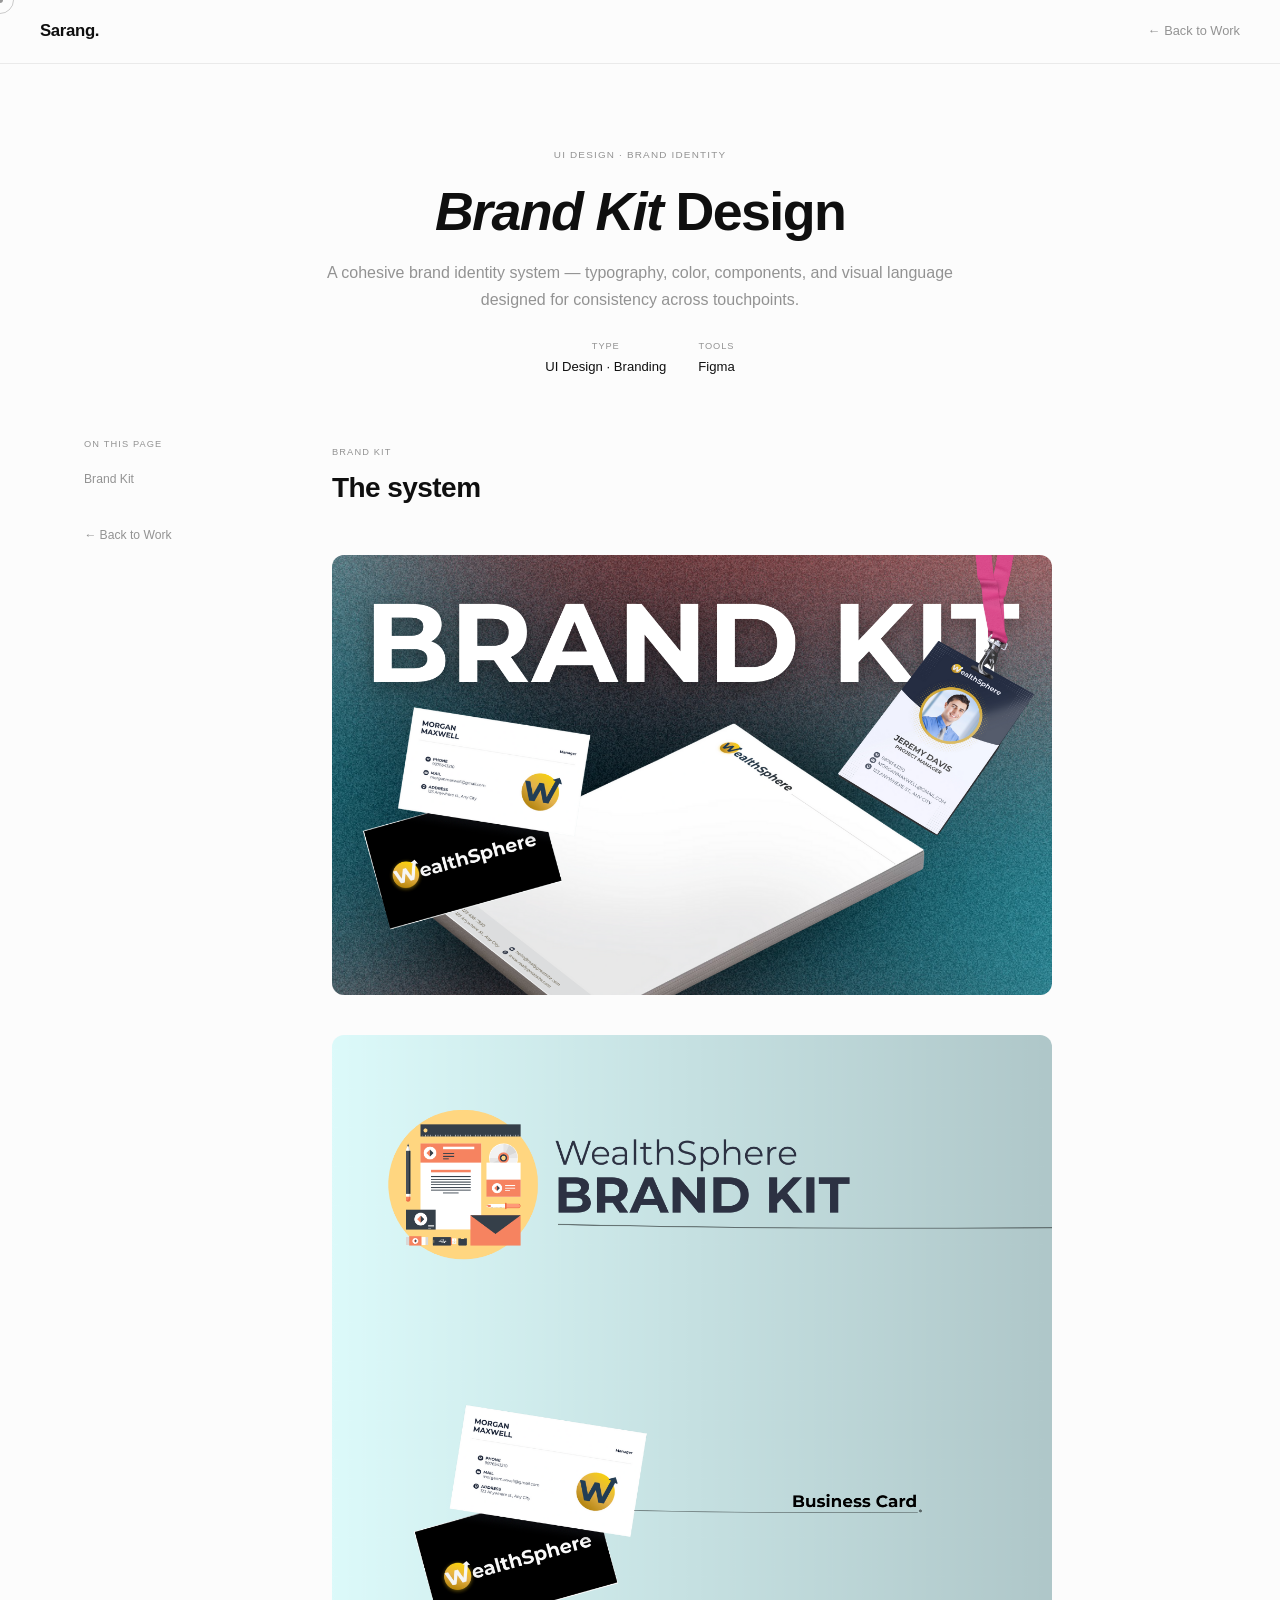
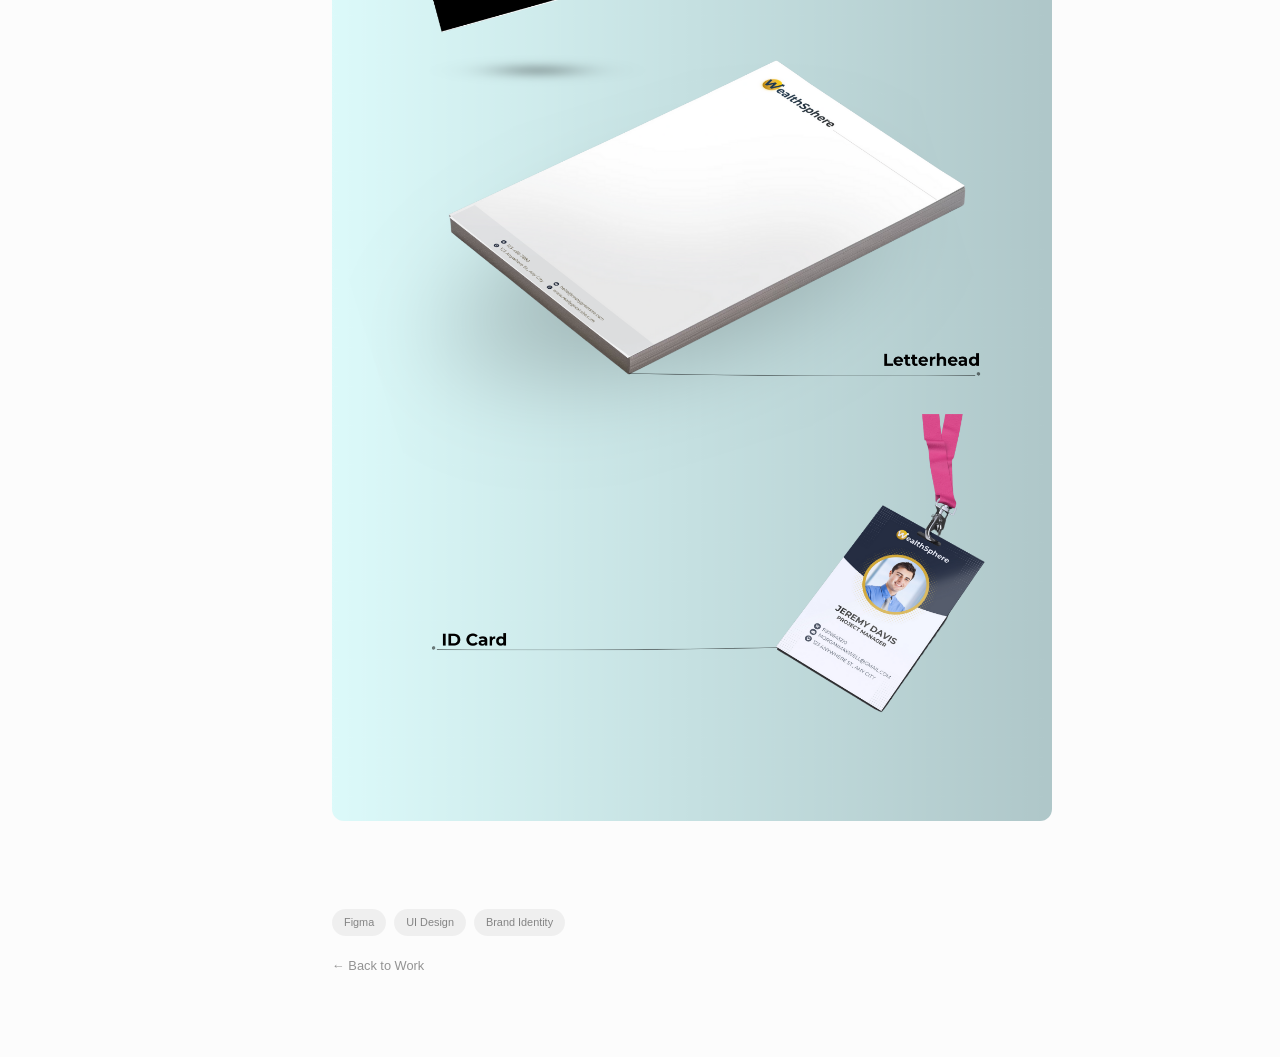
<file: case-studies/brandkit.html>
<!DOCTYPE html>
<html lang="en">
<head>
  <meta charset="UTF-8"/>
  <meta name="viewport" content="width=device-width, initial-scale=1.0"/>
  <title>Brand Kit · Sarang N</title>
  <link href="https://api.fontshare.com/v2/css?f[]=satoshi@400,500,700,900&display=swap" rel="stylesheet">
  <link rel="stylesheet" href="../shared.css"/>
  <style>
    .full-img{width:100%;border-radius:12px;overflow:hidden;margin-top:24px}
    .full-img img{width:100%;height:auto;display:block}
    .img-stack{display:flex;flex-direction:column;gap:16px;margin-top:24px}
  </style>
</head>
<body>
  <div class="cursor" id="cursor"></div>
  <div class="cursor-ring" id="cursorRing"></div>
  <nav class="cs-nav">
    <a class="cs-nav-logo" href="../index.html">Sarang.</a>
    <a class="cs-nav-back" href="../index.html#work">&#8592; Back to Work</a>
  </nav>
  <div class="cs-hero">
    <span class="cs-tag">UI Design &#183; Brand Identity</span>
    <h1 class="cs-hero-title"><em>Brand Kit</em> Design</h1>
    <p class="cs-hero-sub">A cohesive brand identity system — typography, color, components, and visual language designed for consistency across touchpoints.</p>
    <div class="cs-meta-row">
      <div class="cs-meta-item"><span class="cs-meta-label">Type</span><span class="cs-meta-val">UI Design &#183; Branding</span></div>
      <div class="cs-meta-item"><span class="cs-meta-label">Tools</span><span class="cs-meta-val">Figma</span></div>
    </div>
  </div>
  <div class="page-wrap">
    <aside class="toc">
      <div class="toc-label">On this page</div>
      <a href="#screens">Brand Kit</a>
      <div class="toc-spacer"></div>
      <a href="../index.html#work" class="toc-back">&#8592; Back to Work</a>
    </aside>
    <div class="cs-body">
      <div class="cs-content">

        <div class="cs-section" id="screens">
          <span class="cs-section-label">Brand Kit</span>
          <h2 class="cs-section-title">The system</h2>
          <div class="img-stack">
            <div class="full-img"><img src="../assets/brandkit/brandkit1.png" alt="Brand Kit — Part 1"/></div>
            <div class="full-img"><img src="../assets/brandkit/brandkit2.png" alt="Brand Kit — Part 2"/></div>
          </div>
        </div>

      </div>
      <div class="page-footer-meta">
        <div class="tools-row"><span class="tool-pill">Figma</span><span class="tool-pill">UI Design</span><span class="tool-pill">Brand Identity</span></div>
        <a href="../index.html#work" class="btn-back">&#8592; Back to Work</a>
      </div>
    </div>
  </div>
  <script src="../shared.js"></script>
</body>
</html>
</file>
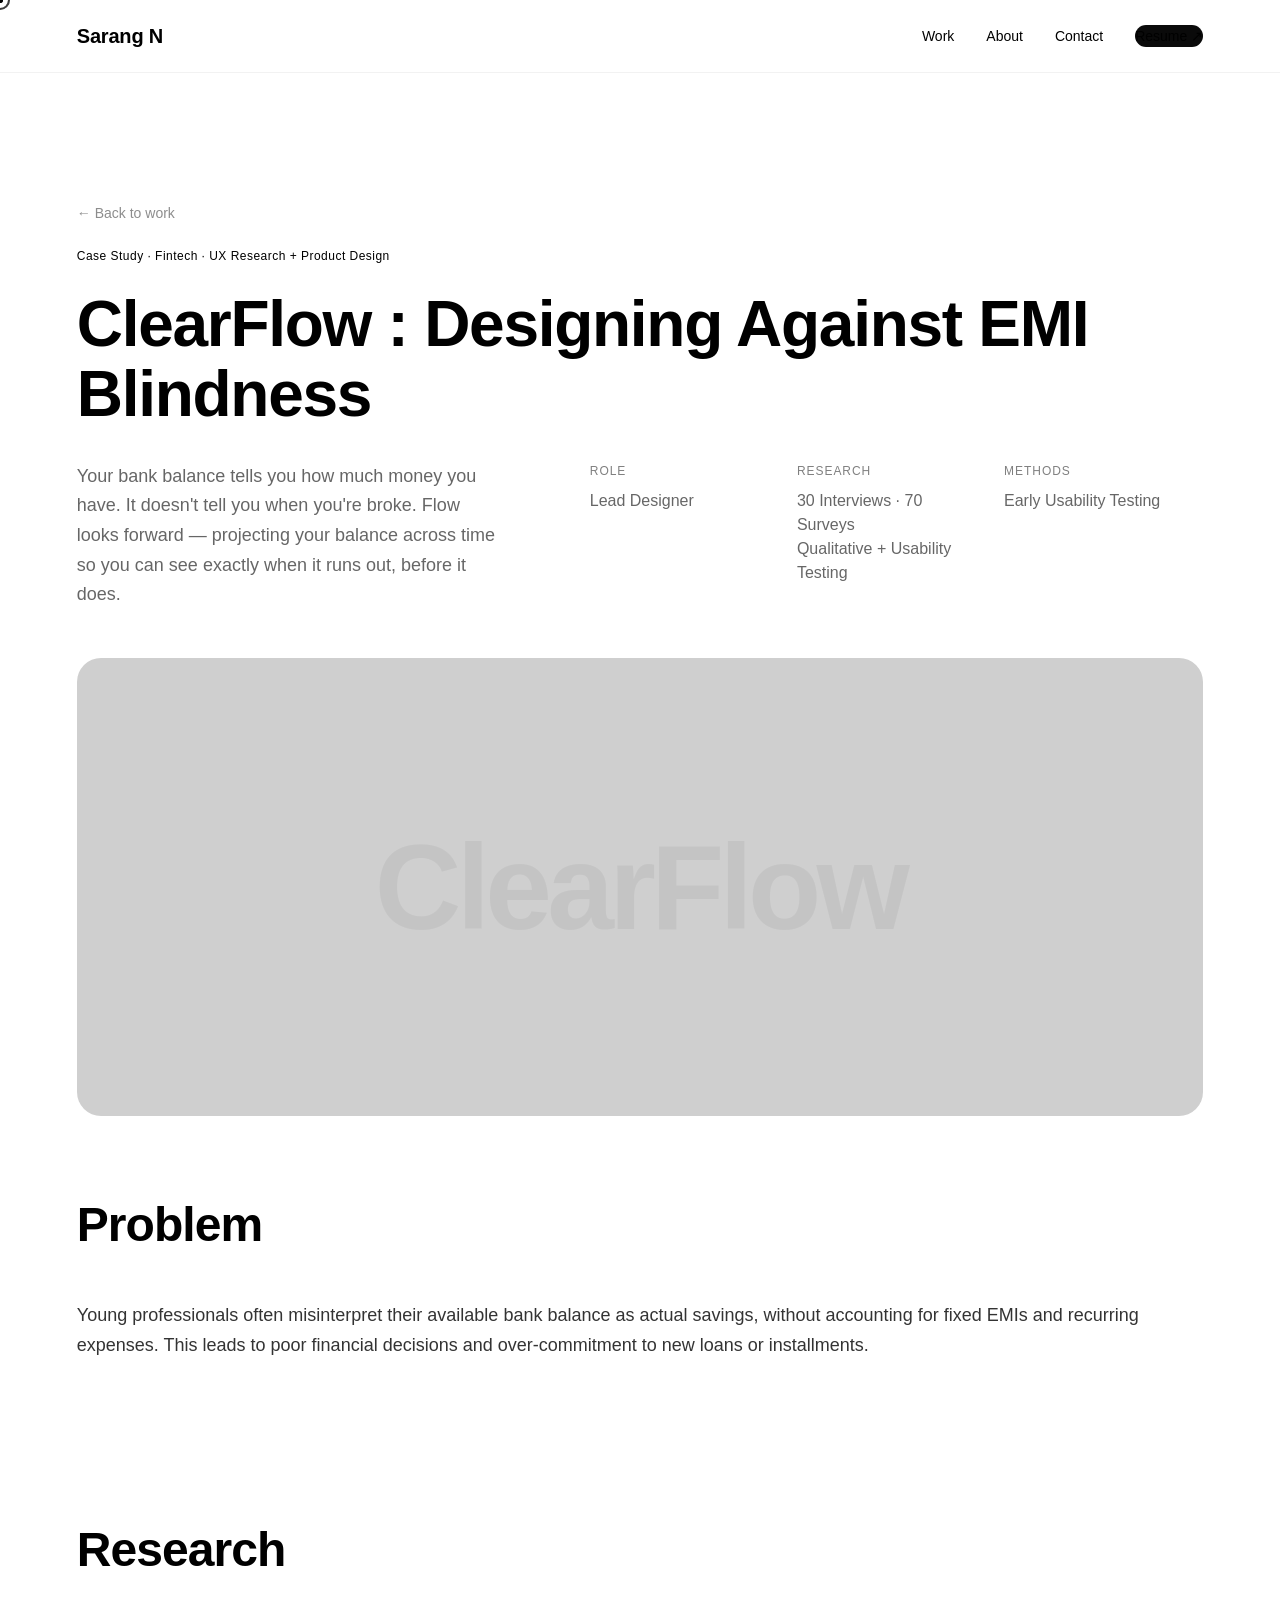
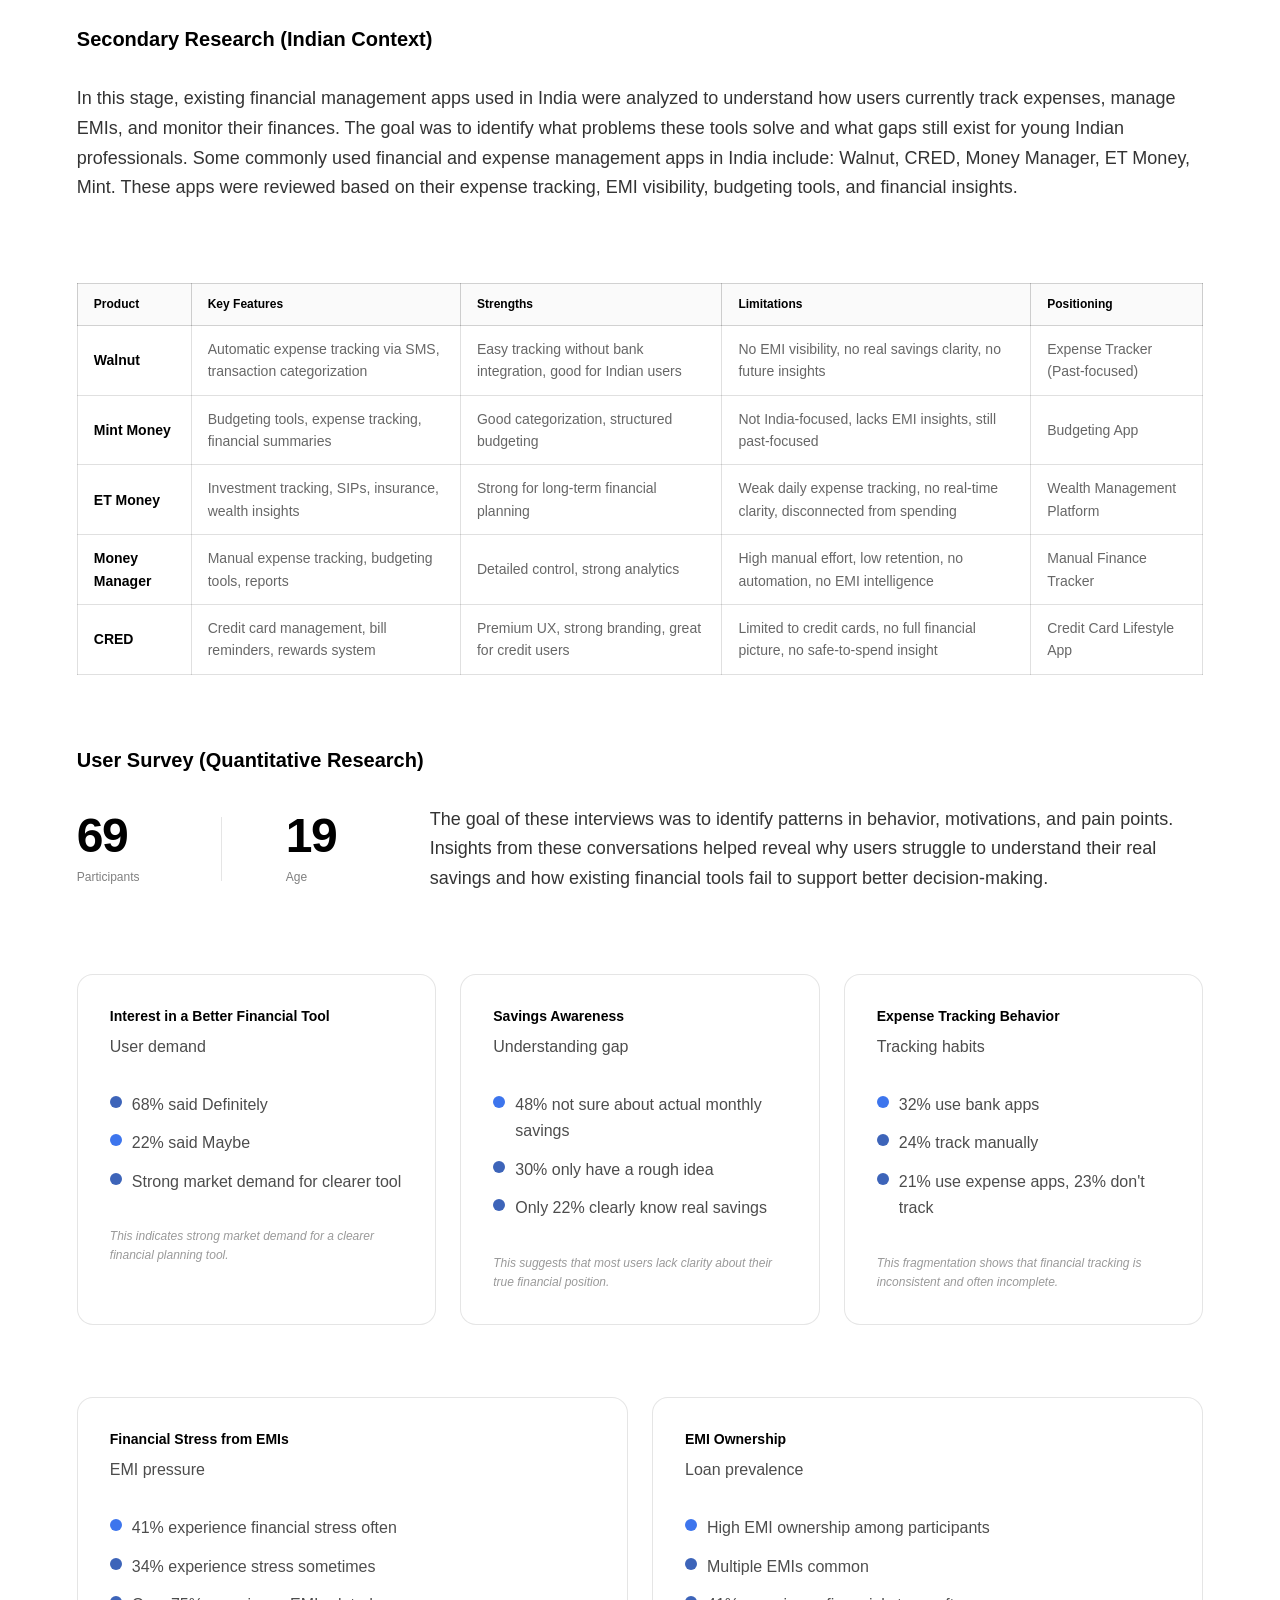
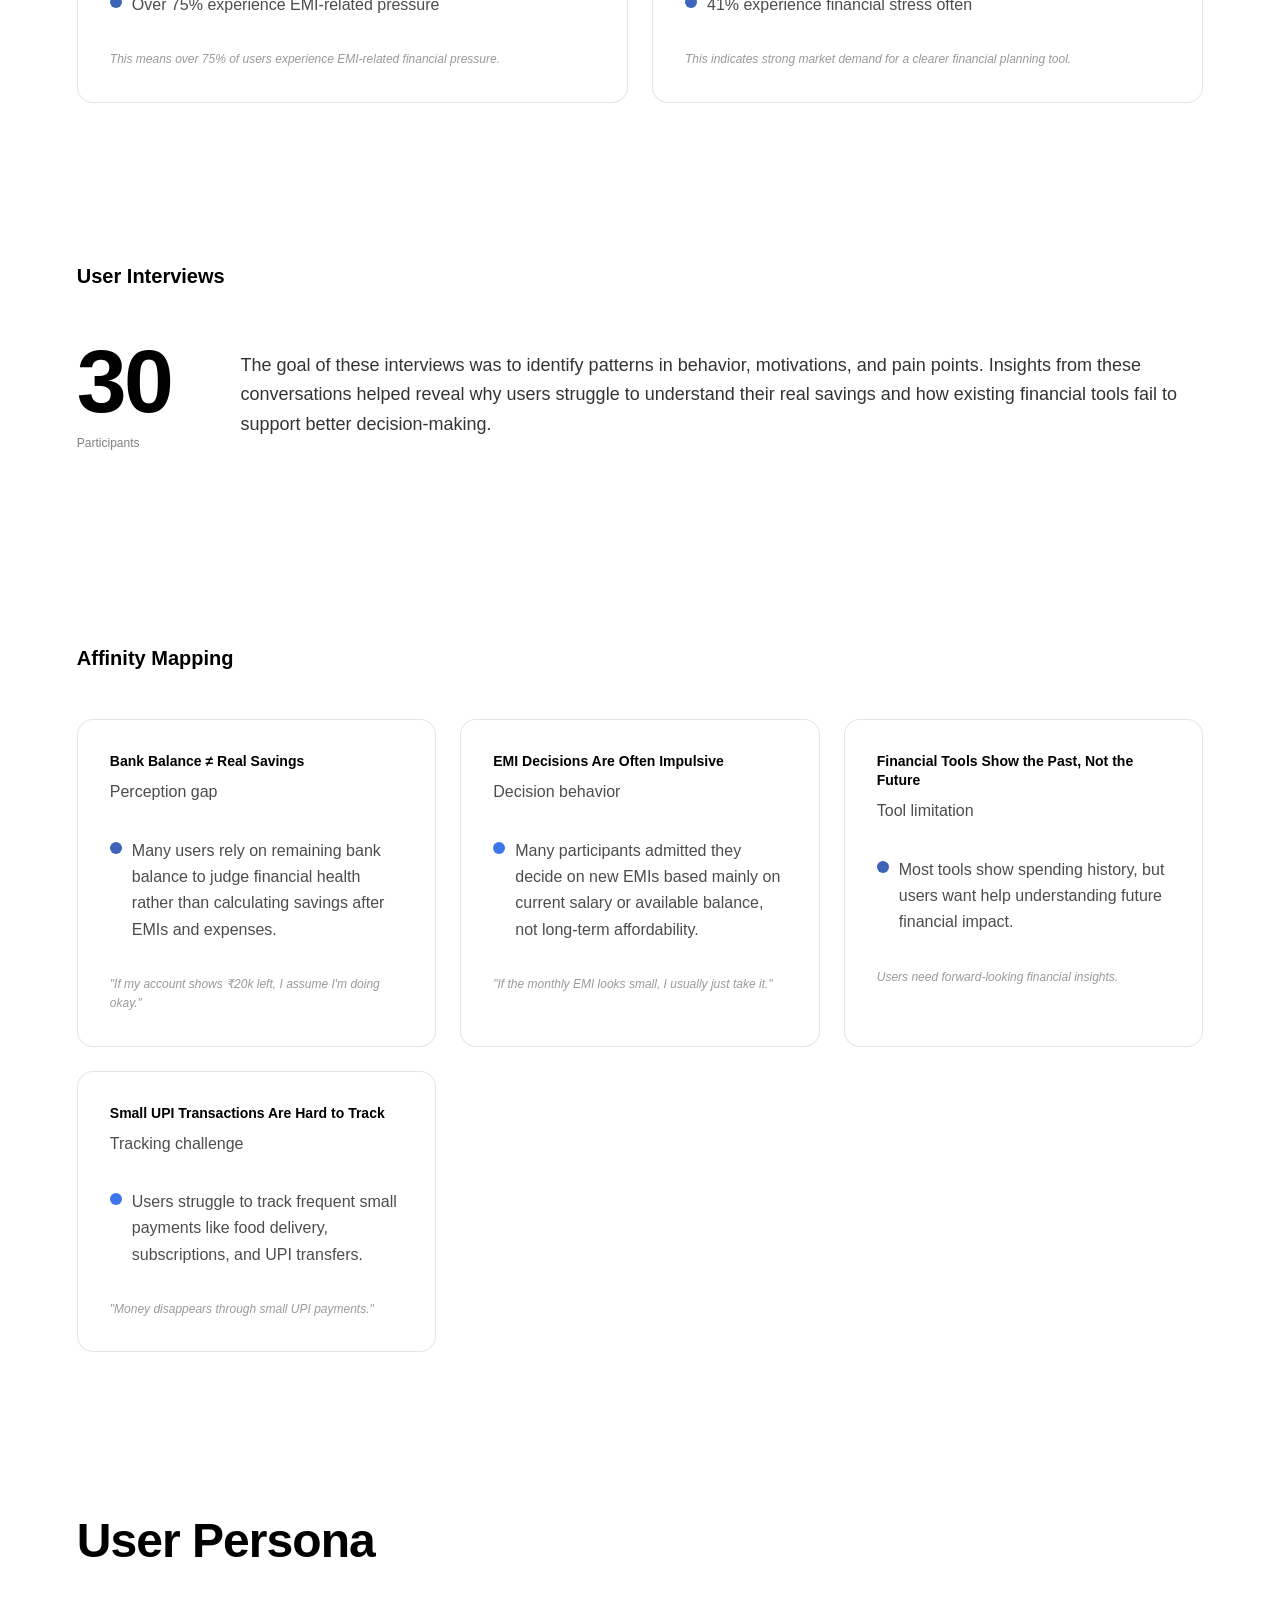
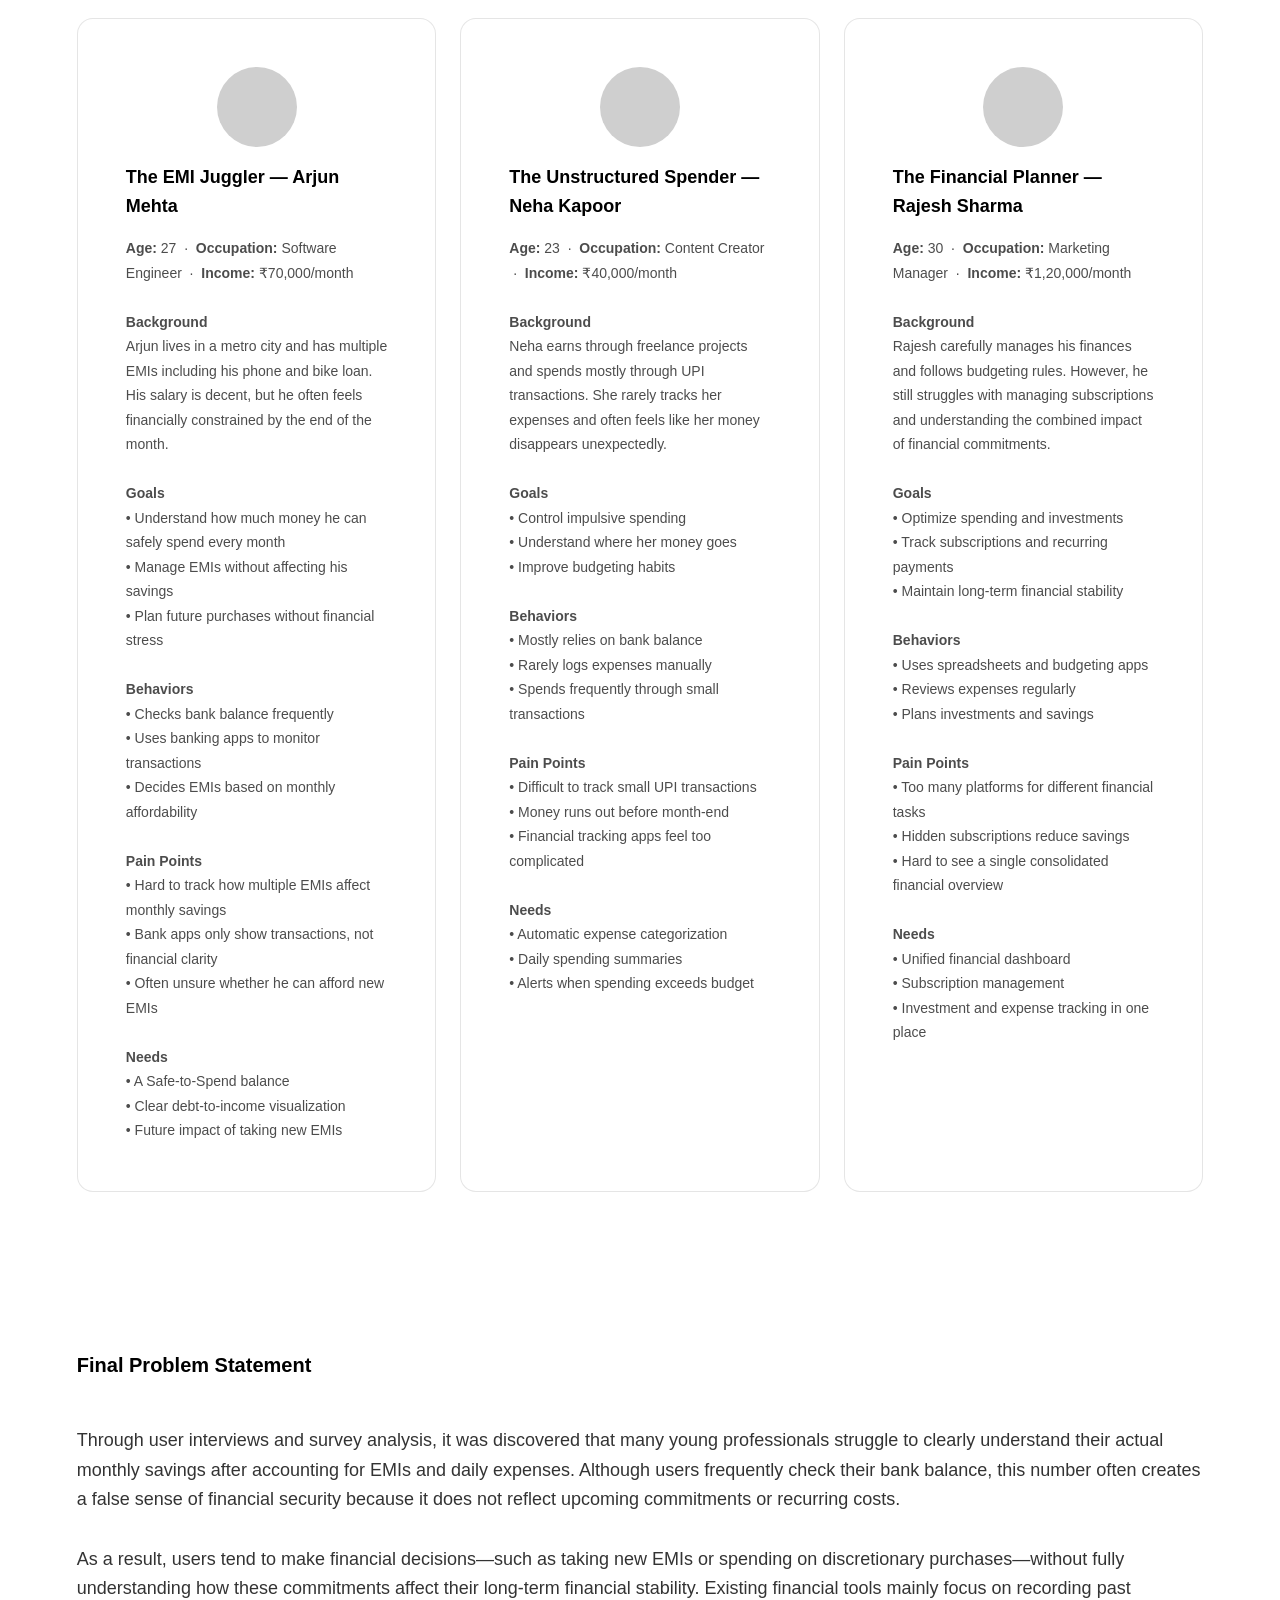
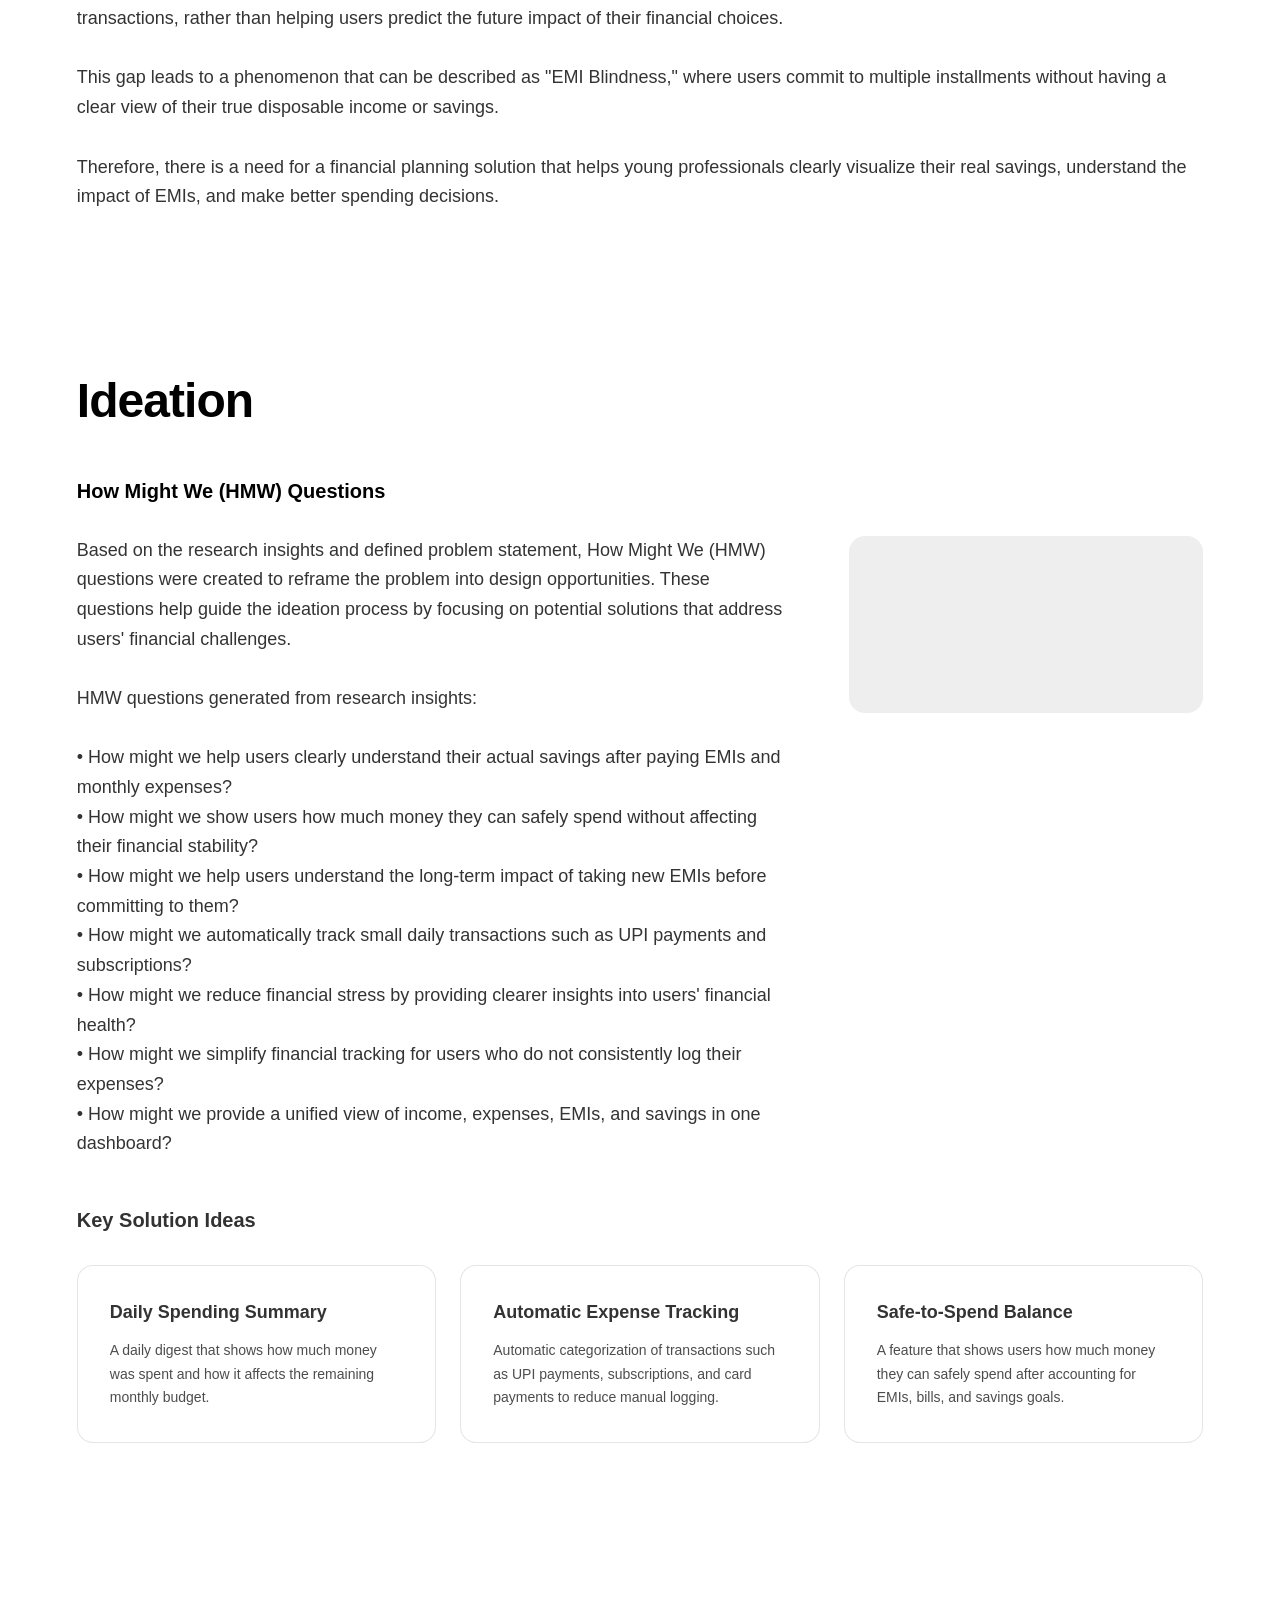
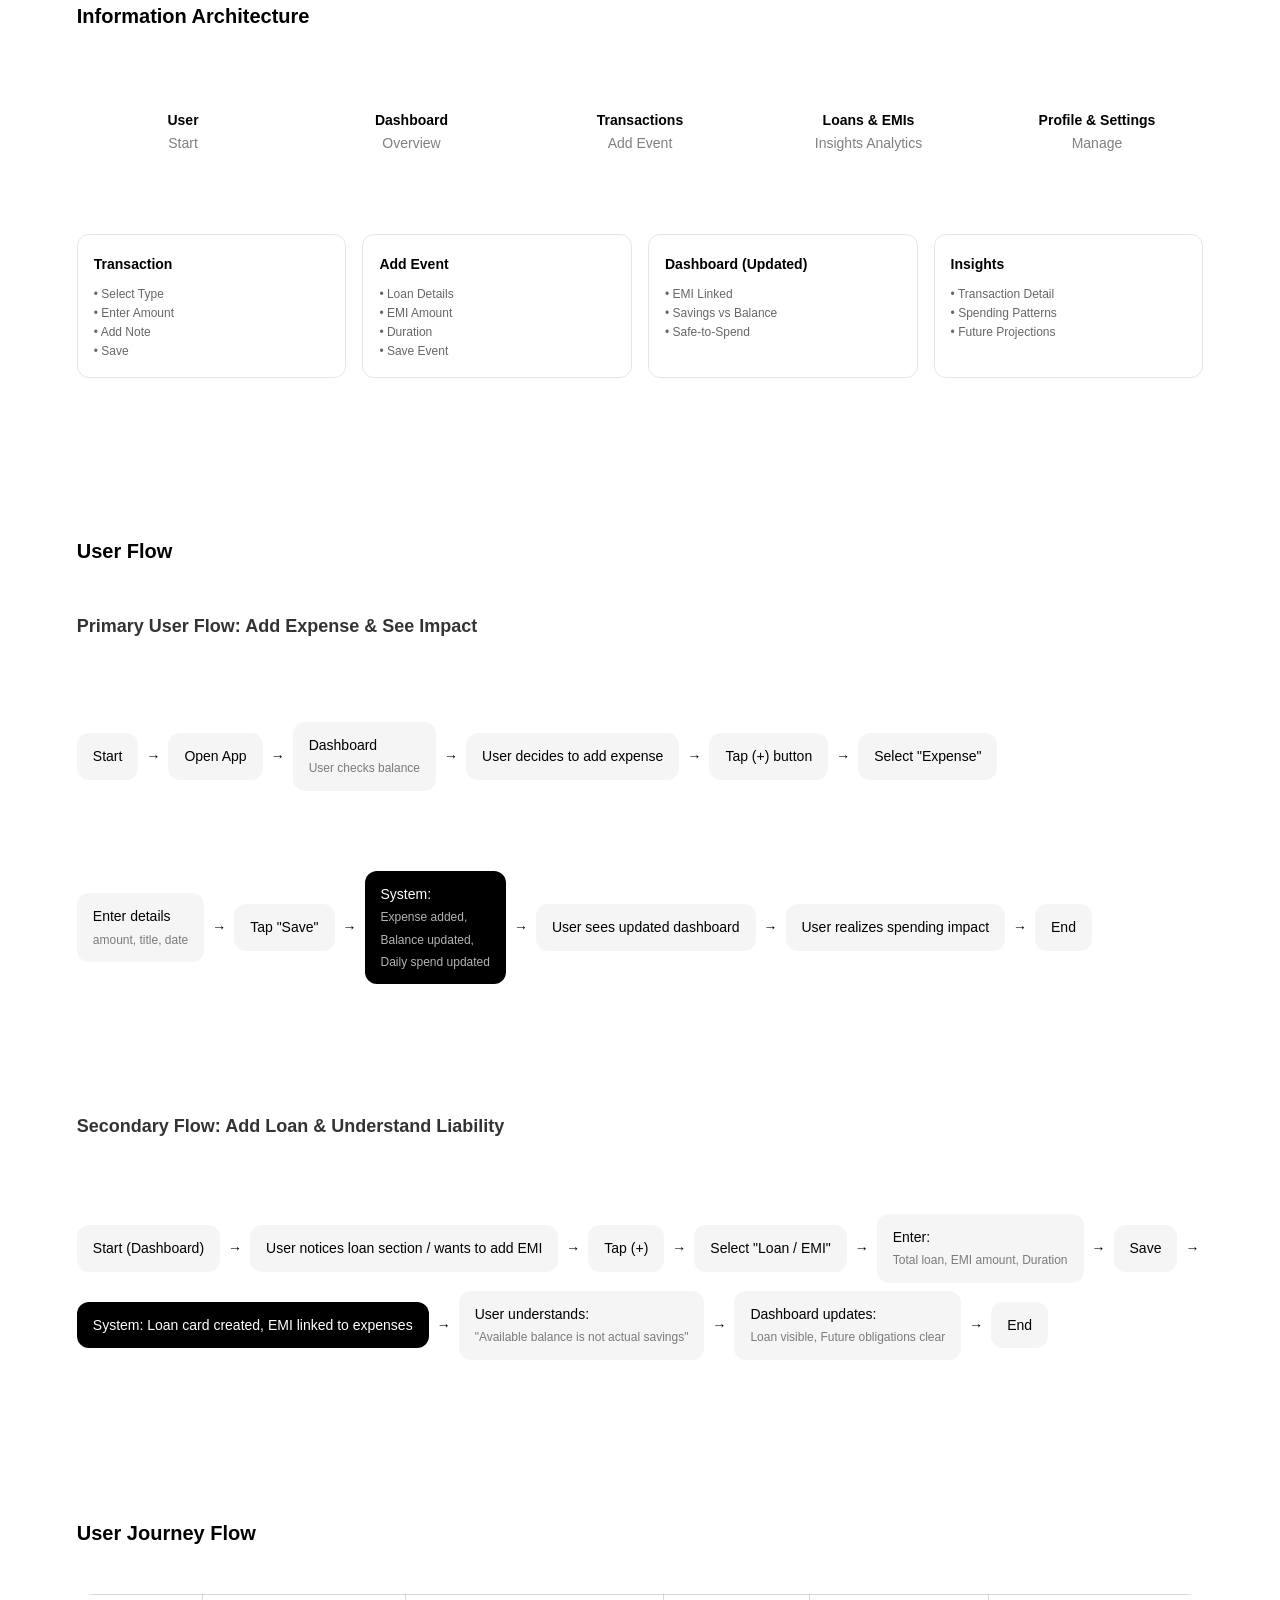
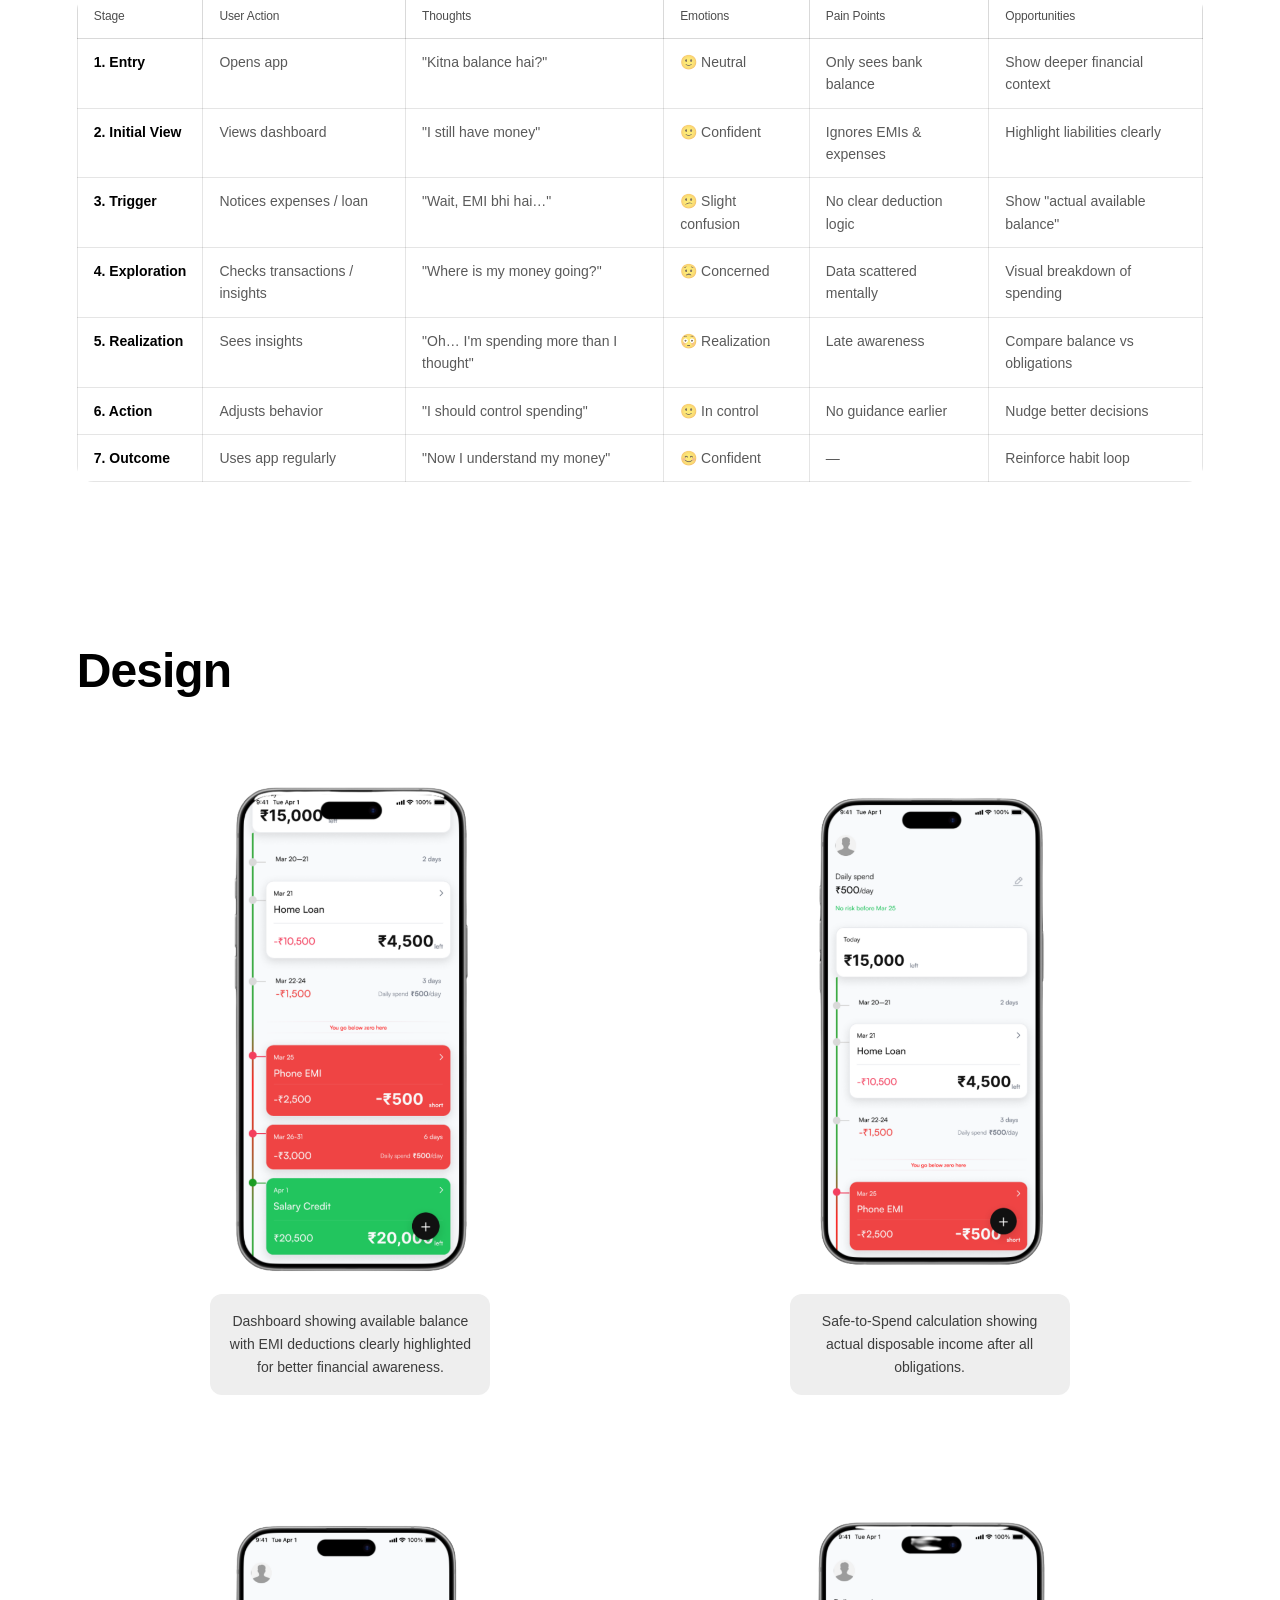
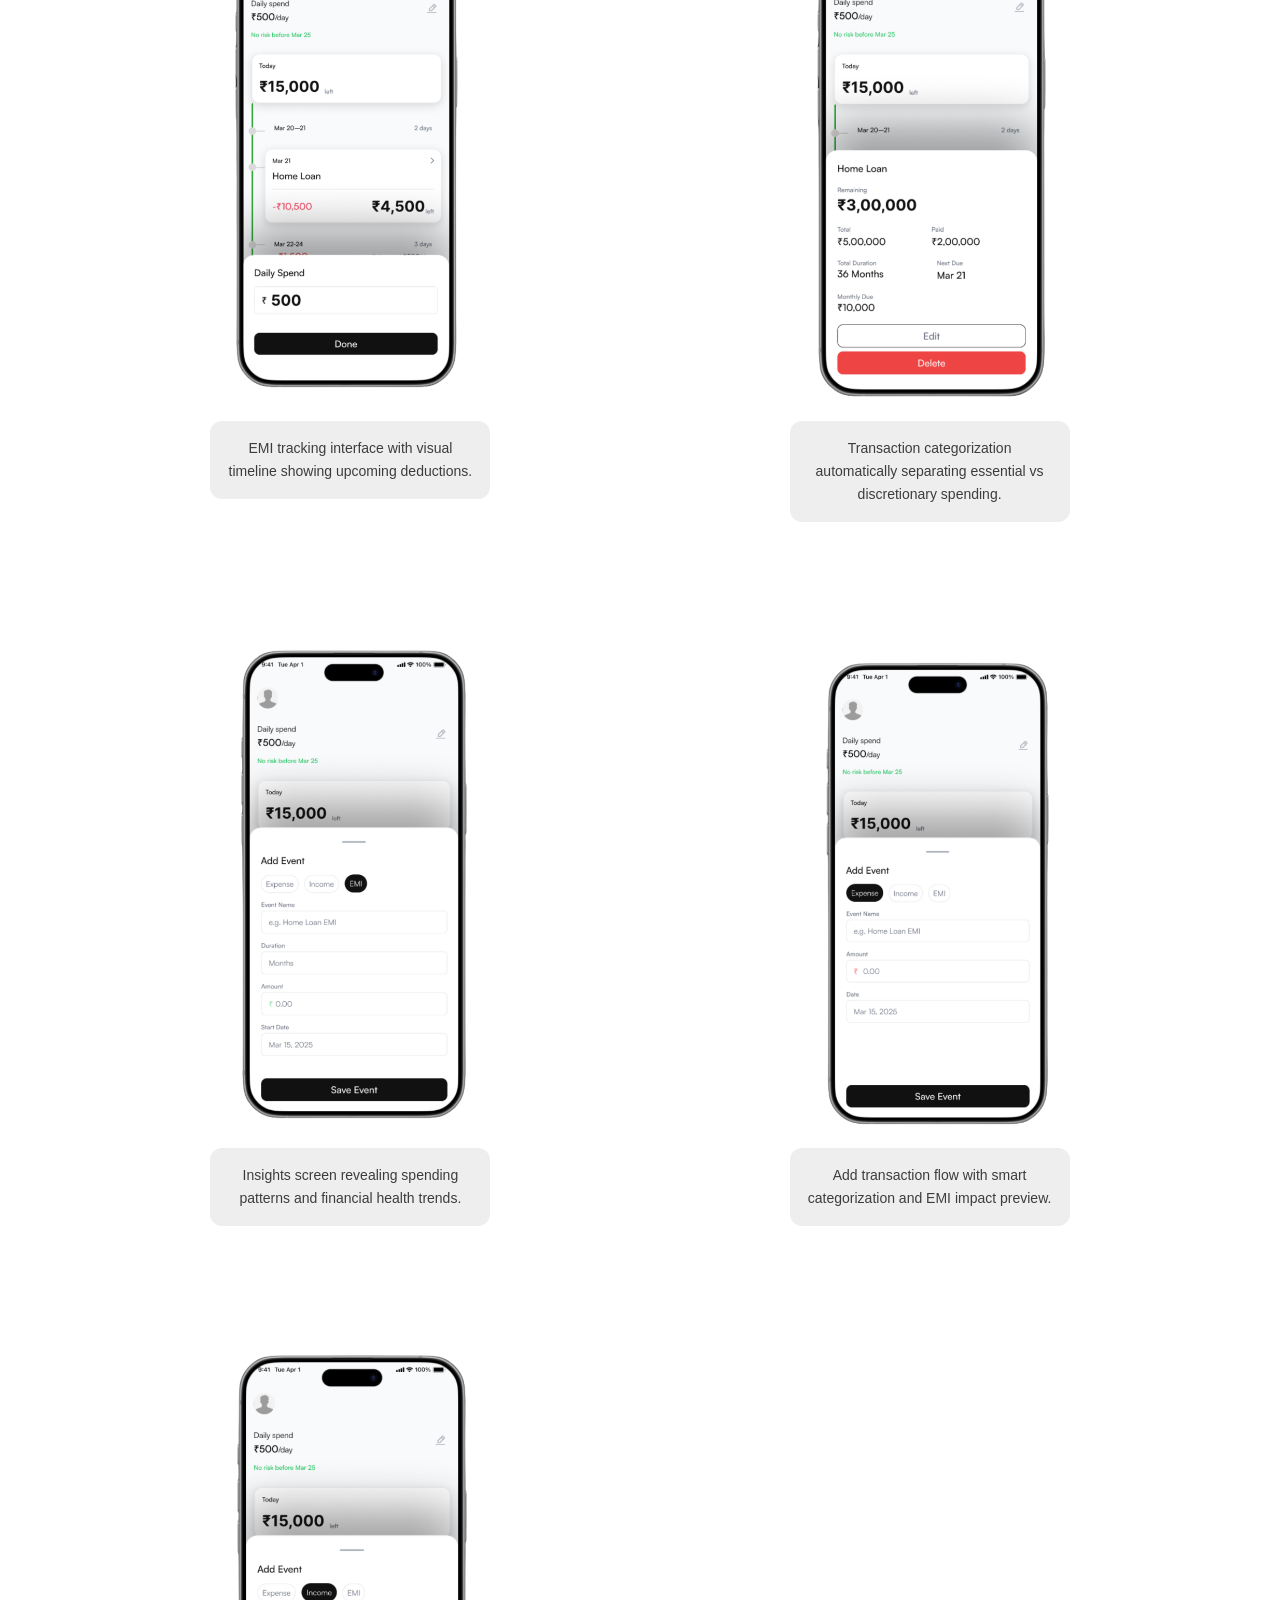
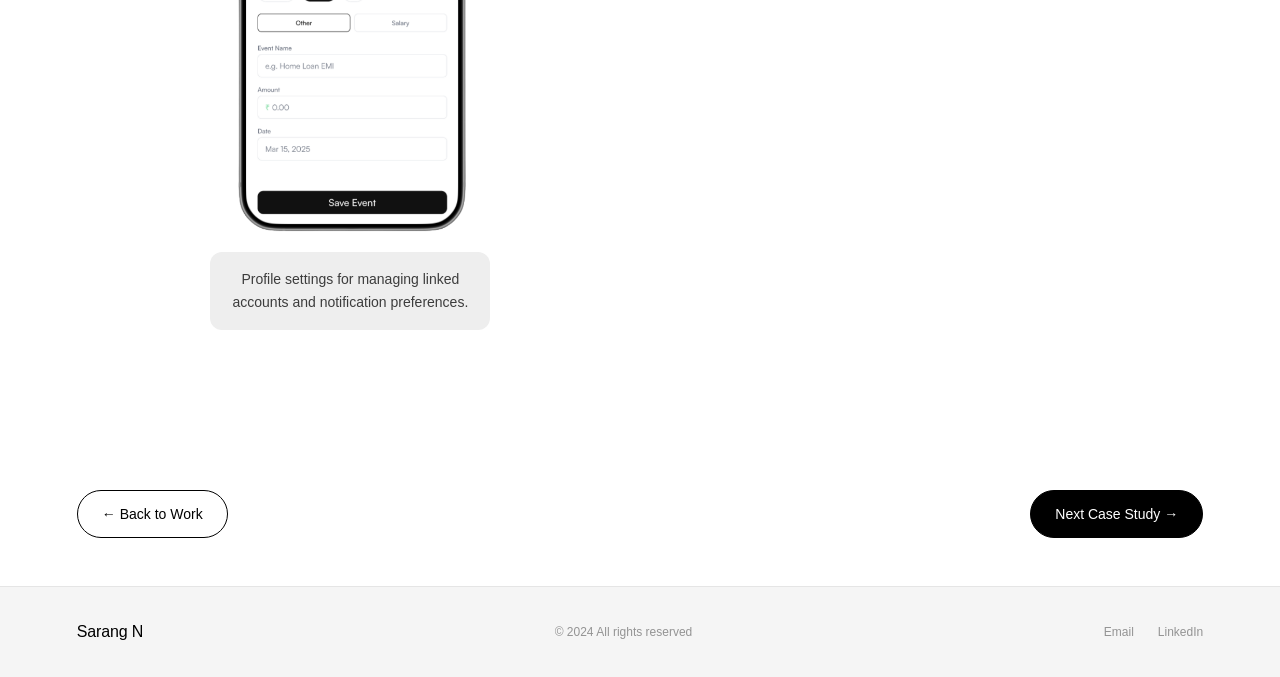
<file: case-studies/clearflow.html>
<!DOCTYPE html>
<html lang="en">
<head>
<meta charset="UTF-8">
<meta name="viewport" content="width=device-width, initial-scale=1.0">
<title>ClearFlow : Designing Against EMI Blindness — Sarang N</title>
<link rel="preconnect" href="https://fonts.googleapis.com">
<link rel="preconnect" href="https://fonts.gstatic.com" crossorigin>
<link href="https://api.fontshare.com/v2/css?f[]=satoshi@400,500,700,900&display=swap" rel="stylesheet">
<link rel="stylesheet" href="../styles.css">
<style>
/* ── spacing & typography scale (consistent with main site) ── */
:root{
  --space-xs:0.5rem;    /* 8px */
  --space-sm:0.75rem;   /* 12px */
  --space-md:1rem;      /* 16px */
  --space-lg:1.5rem;    /* 24px */
  --space-xl:2rem;      /* 32px */
  --space-2xl:3rem;     /* 48px */
  --space-3xl:4rem;     /* 64px */
  --space-4xl:5rem;     /* 80px */
  
  --text-xs:0.75rem;    /* 12px */
  --text-sm:0.875rem;   /* 14px */
  --text-base:1rem;     /* 16px */
  --text-md:1.125rem;   /* 18px */
  --text-lg:1.25rem;    /* 20px */
  --text-xl:1.5rem;     /* 24px */
}

/* ── white page overrides ── */
*,*::before,*::after{box-sizing:border-box;margin:0;padding:0}
body{background:#fff;color:#000;font-family:'Satoshi',sans-serif;-webkit-font-smoothing:antialiased}
.page-wrapper{background:#fff}
h1,h2,h3,h4,h5,h6{opacity:1;transform:none}
h1 span,h2 span,h3 span,h4 span{opacity:1;transform:none;display:inline}

/* nav */
.navbar{background:rgba(255,255,255,.92)!important;padding:20px 0}
.navbar.scrolled{background:rgba(255,255,255,.97)!important}
.nav-inner{max-width:1400px;margin:0 auto;padding:0 clamp(20px,6vw,92px);display:flex;align-items:center;justify-content:space-between}
.logo,.nav-links a{color:#000!important}
.nav-links a::after,.nav-links a::before{background:#000!important}
.nav-cta{border-color:rgba(0,0,0,.15)!important;color:#000!important}
.nav-cta:hover{background:#000!important;color:#fff!important;border-color:#000!important}
.mobile-menu-btn span{background:#000}
.cursor{border-color:rgba(0,0,0,.5);mix-blend-mode:normal;background:transparent}
.cursor.hover{border-color:#000;background:rgba(0,0,0,.06)}
.cursor-dot{background:#000}
.nav-links.active{background:rgba(255,255,255,.98)!important;border-color:rgba(0,0,0,.08)}

/* ── layout shell ── */
.w{max-width:1400px;margin:0 auto;padding:0 clamp(20px,6vw,92px);font-family:'Satoshi',sans-serif}

/* all text inherits Satoshi */
.sec,.card,.persona,.sol-card,.flow-item,.jrn,.tbl,.stat-block,.stat-lbl,.stat-num,.dot-item,.card-note,.persona-name,.persona-body,.sol-title,.sol-body,.sol-note,.flow-name,.flow-steps{font-family:'Satoshi',sans-serif}

/* ── typography tokens — aligned with main site scale ── */
.t-eyebrow{font-family:'Satoshi',sans-serif;font-size:var(--text-xs);font-weight:500;letter-spacing:.04em;color:#000;line-height:1.375}
h1.t-h1{font-family:'Satoshi',sans-serif;font-size:clamp(2.5rem,5vw,4rem)!important;font-weight:700!important;line-height:1.1!important;letter-spacing:-.02em!important;color:#000!important}
h2.t-h2{font-family:'Satoshi',sans-serif;font-size:clamp(2rem,4vw,3rem)!important;font-weight:700!important;line-height:1.2!important;color:#000!important}
h3.t-h3{font-family:'Satoshi',sans-serif;font-size:var(--text-lg)!important;font-weight:700!important;line-height:1.3!important;color:#000!important}
h4.t-h4,.t-h4{font-family:'Satoshi',sans-serif;font-size:var(--text-sm)!important;font-weight:700!important;line-height:1.35!important;color:#000!important}
.t-body-lg{font-family:'Satoshi',sans-serif;font-size:var(--text-md);font-weight:400;line-height:1.65;color:rgba(0,0,0,.8)}
.t-body{font-family:'Satoshi',sans-serif;font-size:var(--text-base);font-weight:400;line-height:1.65;color:rgba(0,0,0,.7)}
.t-label{font-family:'Satoshi',sans-serif;font-size:var(--text-xs);font-weight:500;letter-spacing:.08em;text-transform:uppercase;color:rgba(0,0,0,.5)}
.t-meta-val{font-family:'Satoshi',sans-serif;font-size:var(--text-base);font-weight:400;line-height:1.5;color:rgba(0,0,0,.6)}

/* ── section spacing ── */
.sec{padding:var(--space-4xl) 0}
.sec:first-of-type{padding-top:0}
.sec-gap{display:flex;flex-direction:column;gap:var(--space-2xl)}
.gap-sm{gap:var(--space-md)}
.gap-md{gap:var(--space-xl)}
.gap-lg{gap:var(--space-2xl)}

/* ── hero ── */
.hero-wrap{padding:calc(var(--space-4xl)*2.5) 0 var(--space-2xl)}
.hero-meta{display:grid;grid-template-columns:minmax(0,2fr) minmax(0,3fr);gap:var(--space-3xl);align-items:start}
.meta-cols{display:grid;grid-template-columns:repeat(3,1fr);gap:var(--space-xl);padding:0 var(--space-lg)}
.meta-col{display:flex;flex-direction:column;gap:var(--space-xs)}

/* ── cover ── */
.cover{width:100%;aspect-ratio:16/6.5;background:#CFCFCF;border-radius:var(--space-lg);overflow:hidden;margin-bottom:var(--space-4xl);position:relative;display:flex;align-items:center;justify-content:center}
.cover img{width:100%;height:100%;object-fit:cover}
.cover-ghost{font-size:clamp(40px,10vw,120px);font-weight:900;letter-spacing:-.04em;color:rgba(0,0,0,.05);user-select:none;white-space:nowrap}

/* ── stat row ── */
.stat-row{display:flex;align-items:center;gap:var(--space-3xl);flex-wrap:wrap;margin-bottom:var(--space-xl)}
.stat-block{display:flex;flex-direction:column;align-items:flex-start;gap:var(--space-xs);min-width:80px}
.stat-num{font-size:var(--space-2xl);font-weight:900;line-height:1;color:#000;letter-spacing:-.03em;font-variant-numeric:tabular-nums;min-width:2ch}
.stat-lbl{font-size:var(--text-xs);color:rgba(0,0,0,.5)}
.stat-div{width:1px;height:var(--space-3xl);background:rgba(0,0,0,.1);flex-shrink:0}

/* Number counting animation */
@keyframes countUp{from{opacity:0;transform:translateY(20px)}to{opacity:1;transform:translateY(0)}}
.stat-num.animate{animation:countUp 0.6s ease-out}

/* Title reveal animations */
@keyframes revealUp{from{opacity:0;transform:translateY(24px)}to{opacity:1;transform:translateY(0)}}
.reveal-title{opacity:0;transform:translateY(24px);transition:opacity 0.6s cubic-bezier(0.16,1,0.3,1),transform 0.6s cubic-bezier(0.16,1,0.3,1)}
.reveal-title.animate{opacity:1;transform:translateY(0)}

/* ── cards ── */
.cards-3{display:grid;grid-template-columns:repeat(auto-fit,minmax(240px,1fr));gap:var(--space-lg)}
.cards-2{display:grid;grid-template-columns:repeat(auto-fit,minmax(280px,1fr));gap:var(--space-lg)}
.card{border:1px solid rgba(0,0,0,.1);border-radius:var(--space-md);padding:var(--space-xl);display:flex;flex-direction:column;gap:var(--space-xl);background:#fff}
.card-head{display:flex;flex-direction:column;gap:var(--space-xs)}
.dot-list{display:flex;flex-direction:column;gap:var(--space-sm)}
.dot-item{display:flex;align-items:flex-start;gap:10px}
.dot{width:12px;height:12px;border-radius:50%;flex-shrink:0;margin-top:4px}
.card-note{font-size:var(--text-xs);color:rgba(0,0,0,.4);font-style:italic}

/* ── comparison table ── */
.tbl-wrap{overflow-x:auto;margin-top:var(--space-xl)}
.tbl{width:100%;border-collapse:collapse;min-width:600px}
.tbl th{padding:var(--space-sm) var(--space-md);font-size:var(--text-xs);font-weight:700;text-align:left;border:1px solid rgba(0,0,0,.18);background:#fafafa;line-height:1.4;vertical-align:bottom;color:#000}
.tbl td{padding:var(--space-sm) var(--space-md);font-size:var(--text-sm);border:1px solid rgba(0,0,0,.12);vertical-align:middle;color:rgba(0,0,0,.6)}
.tbl td:first-child{font-weight:700;color:#000}
.tbl .ok{color:#1AB76C;font-weight:500}
.tbl .partial{color:#F59E0B;font-weight:500}
.tbl .no{color:#EF4444;font-weight:500}

/* ── persona ── */
.persona-grid{display:grid;grid-template-columns:repeat(auto-fit,minmax(260px,1fr));gap:var(--space-lg)}
.persona{border:1px solid rgba(0,0,0,.1);border-radius:var(--space-md);padding:var(--space-2xl);display:flex;flex-direction:column;align-items:center;gap:var(--space-md);background:#fff}
.persona-img{width:80px;height:80px;background:#CFCFCF;border-radius:50%;overflow:hidden}
.persona-img img{width:100%;height:100%;object-fit:cover}
.persona-name{font-size:var(--text-md);font-weight:700;color:#000;align-self:flex-start}
.persona-body{font-size:var(--text-sm);color:rgba(0,0,0,.7);line-height:1.75;align-self:stretch}

/* ── ideation ── */
.hmw-row{display:grid;grid-template-columns:minmax(0,2fr) minmax(0,1fr);gap:var(--space-3xl);align-items:start}
.hmw-placeholder{background:#EEEEEE;border-radius:var(--space-md);aspect-ratio:2/1;min-height:120px}
.sol-grid{display:grid;grid-template-columns:repeat(auto-fit,minmax(240px,1fr));gap:var(--space-lg)}
.sol-card{border:1px solid rgba(0,0,0,.1);border-radius:var(--space-md);padding:var(--space-xl);display:flex;flex-direction:column;gap:var(--space-sm);background:#fff}
.sol-title{font-size:var(--text-md);font-weight:700;color:rgba(0,0,0,.8)}
.sol-body{font-size:var(--text-sm);color:rgba(0,0,0,.7);line-height:1.7}
.sol-note{font-size:var(--text-xs);color:rgba(0,0,0,.4)}

/* ── journey table ── */
.jrn-wrap{overflow-x:auto}
.jrn{width:100%;border-collapse:collapse;min-width:600px;border-radius:var(--space-md);overflow:hidden}
.jrn th{padding:var(--space-sm) var(--space-md);font-size:var(--text-xs);font-weight:500;text-align:left;border:1px solid rgba(0,0,0,.15);background:#fff;color:rgba(0,0,0,.7);letter-spacing:-.01em}
.jrn td{padding:var(--space-sm) var(--space-md);font-size:var(--text-sm);border:1px solid rgba(0,0,0,.1);vertical-align:top;color:rgba(0,0,0,.65);line-height:1.6}
.jrn td:first-child{font-weight:600;color:#000;white-space:nowrap}

/* ── user flow ── */
.flow-list{border:1px solid rgba(0,0,0,.1);border-radius:var(--space-md);overflow:hidden}
.flow-item{display:flex;align-items:baseline;gap:var(--space-xl);padding:var(--space-md) var(--space-lg)}
.flow-num{font-size:var(--text-xs);color:rgba(0,0,0,.3);width:20px;flex-shrink:0}
.flow-name{font-size:var(--text-sm);font-weight:700;color:#000;width:120px;flex-shrink:0}
.flow-steps{font-size:var(--text-sm);color:rgba(0,0,0,.6);line-height:1.6}

/* ── screen rows ── */
.screen-row{display:flex;align-items:center;gap:var(--space-xl);padding:var(--space-xl) 0}
.screen-row-2{display:grid;grid-template-columns:repeat(2,1fr);gap:var(--space-xl);padding:var(--space-xl) 0}
.screen-item{display:flex;flex-direction:column;align-items:center;gap:var(--space-md)}
.screen-img{width:280px;background:#fff;border-radius:var(--space-md);overflow:hidden;flex-shrink:0}
.screen-img img{width:100%;height:auto;display:block}
.bubble-wrap{width:280px;flex-shrink:0;display:flex;flex-direction:column;justify-content:center}
.bubble{background:#EEEEEE;border-radius:var(--space-sm);padding:var(--space-md);font-size:var(--text-sm);color:rgba(0,0,0,.75);line-height:1.65;font-weight:500;text-align:center}
.bubble-r{border-radius:var(--space-sm)}

/* ── wireframes ── */
.wire-grid{display:grid;grid-template-columns:repeat(auto-fit,minmax(200px,1fr));gap:var(--space-xl)}
.wire-item{display:flex;flex-direction:column;gap:var(--space-xs)}
.wire-frame{background:#f5f5f5;border-radius:var(--space-md);overflow:hidden;border:1px solid rgba(0,0,0,.1)}
.wire-frame img{width:100%;height:auto;display:block}
.wire-label{font-size:var(--text-xs);color:rgba(0,0,0,.5);text-align:center}

/* ── nav ── */
.cs-nav{display:flex;justify-content:space-between;align-items:center;padding:var(--space-2xl) 0}
.btn-w{display:inline-flex;align-items:center;padding:var(--space-sm) var(--space-lg);font-size:var(--text-sm);font-weight:500;border-radius:100px;transition:all .3s ease;font-family:inherit;text-decoration:none;cursor:none}
.btn-w-out{border:1px solid #000;color:#000;background:transparent}
.btn-w-out:hover{background:#000;color:#fff}
.btn-w-pri{background:#000;color:#fff;border:1px solid #000}
.btn-w-pri:hover{background:transparent;color:#000}

/* ── footer ── */
.footer{background:#f5f5f5;padding:var(--space-xl) 0}
.footer-inner{max-width:1400px;margin:0 auto;padding:0 clamp(20px,6vw,92px);display:flex;align-items:center;justify-content:space-between;gap:var(--space-lg);flex-wrap:wrap}
.footer-inner .logo{color:#000;font-size:var(--text-base);font-weight:500}
.footer-copy{font-size:var(--text-xs);color:rgba(0,0,0,.4)}
.footer-nav{display:flex;gap:var(--space-lg)}
.footer-nav a{font-size:var(--text-xs);color:rgba(0,0,0,.4);text-decoration:none;transition:color .2s}
.footer-nav a:hover{color:#000}

/* Utility classes for consistent spacing */
.mb-xs{margin-bottom:var(--space-xs)}
.mb-sm{margin-bottom:var(--space-sm)}
.mb-md{margin-bottom:var(--space-md)}
.mb-lg{margin-bottom:var(--space-lg)}
.mb-xl{margin-bottom:var(--space-xl)}
.mt-md{margin-top:var(--space-md)}
.mt-lg{margin-top:var(--space-lg)}
.mt-xl{margin-top:var(--space-xl)}
.gap-xs{gap:var(--space-xs)}
.text-muted{color:rgba(0,0,0,.5)}

/* ── responsive ── */
@media(max-width:900px){
  .hero-meta{grid-template-columns:1fr}
  .meta-cols{grid-template-columns:1fr 1fr}
  .hmw-row{grid-template-columns:1fr}
}
@media(max-width:600px){
  .meta-cols{grid-template-columns:1fr}
  .stat-row{flex-direction:column;align-items:flex-start;gap:var(--space-xs)}
  .stat-div{display:none}
  .flow-item{flex-wrap:wrap}
  .flow-name{width:auto}
  .screen-row{flex-direction:column}
  .bubble-wrap{width:100%}
}
</style>
</head>
<body class="cs-page">
<div class="page-wrapper">
<div class="cursor"></div><div class="cursor-dot"></div>

<!-- NAV -->
<nav class="navbar">
  <div class="nav-inner">
    <a href="../index.html" class="logo">Sarang N</a>
    <ul class="nav-links">
      <li><a href="../index.html#work">Work</a></li>
      <li><a href="../index.html#about">About</a></li>
      <li><a href="../index.html#contact">Contact</a></li>
      <li><a href="#" class="nav-cta">Resume ↗</a></li>
    </ul>
    <button class="mobile-menu-btn" aria-label="Toggle menu"><span></span><span></span></button>
  </div>
</nav>

<!-- HERO -->
<div class="w">
  <div class="hero-wrap">
    <a href="../index.html#work" style="font-size:var(--text-sm);color:rgba(0,0,0,.45);text-decoration:none;display:inline-block;margin-bottom:var(--space-lg);">← Back to work</a>
    <p class="t-eyebrow mb-lg">Case Study · Fintech · UX Research + Product Design</p>
    <h1 class="t-h1 mb-xl">ClearFlow : Designing Against EMI Blindness</h1>
    <div class="hero-meta">
      <p class="t-body-lg" style="color:rgba(0,0,0,.6);">Your bank balance tells you how much money you have. It doesn't tell you when you're broke. Flow looks forward — projecting your balance across time so you can see exactly when it runs out, before it does.</p>
      <div class="meta-cols">
        <div class="meta-col"><span class="t-label">Role</span><span class="t-meta-val">Lead Designer</span></div>
        <div class="meta-col"><span class="t-label">Research</span><span class="t-meta-val">30 Interviews · 70 Surveys<br>Qualitative + Usability Testing</span></div>
        <div class="meta-col"><span class="t-label">Methods</span><span class="t-meta-val">Early Usability Testing</span></div>
      </div>
    </div>
  </div>
  <div class="cover"><div class="cover-inner"><span class="cover-ghost">ClearFlow</span></div></div>
</div>

<!-- PROBLEM -->
<section class="sec">
  <div class="w sec-gap">
    <h2 class="t-h2">Problem</h2>
    <p class="t-body-lg">Young professionals often misinterpret their available bank balance as actual savings, without accounting for fixed EMIs and recurring expenses. This leads to poor financial decisions and over-commitment to new loans or installments.</p>
  </div>
</section>

<!-- RESEARCH -->
<section class="sec">
  <div class="w sec-gap">
    <h2 class="t-h2">Research</h2>
    
    <!-- Secondary Research -->
    <div class="sec-gap gap-md">
      <h3 class="t-h3">Secondary Research (Indian Context)</h3>
      <p class="t-body-lg">In this stage, existing financial management apps used in India were analyzed to understand how users currently track expenses, manage EMIs, and monitor their finances. The goal was to identify what problems these tools solve and what gaps still exist for young Indian professionals. Some commonly used financial and expense management apps in India include: Walnut, CRED, Money Manager, ET Money, Mint. These apps were reviewed based on their expense tracking, EMI visibility, budgeting tools, and financial insights.</p>
    </div>

    <!-- Comparison Table -->
    <div class="tbl-wrap">
      <table class="tbl">
        <thead>
          <tr>
            <th style="min-width:90px">Product</th>
            <th>Key Features</th><th>Strengths</th><th>Limitations</th><th>Positioning</th>
          </tr>
        </thead>
        <tbody>
          <tr><td>Walnut</td><td>Automatic expense tracking via SMS, transaction categorization</td><td>Easy tracking without bank integration, good for Indian users</td><td>No EMI visibility, no real savings clarity, no future insights</td><td>Expense Tracker (Past-focused)</td></tr>
          <tr><td>Mint Money</td><td>Budgeting tools, expense tracking, financial summaries</td><td>Good categorization, structured budgeting</td><td>Not India-focused, lacks EMI insights, still past-focused</td><td>Budgeting App</td></tr>
          <tr><td>ET Money</td><td>Investment tracking, SIPs, insurance, wealth insights</td><td>Strong for long-term financial planning</td><td>Weak daily expense tracking, no real-time clarity, disconnected from spending</td><td>Wealth Management Platform</td></tr>
          <tr><td>Money Manager</td><td>Manual expense tracking, budgeting tools, reports</td><td>Detailed control, strong analytics</td><td>High manual effort, low retention, no automation, no EMI intelligence</td><td>Manual Finance Tracker</td></tr>
          <tr><td>CRED</td><td>Credit card management, bill reminders, rewards system</td><td>Premium UX, strong branding, great for credit users</td><td>Limited to credit cards, no full financial picture, no safe-to-spend insight</td><td>Credit Card Lifestyle App</td></tr>
        </tbody>
      </table>
    </div>

    <!-- User Survey -->
    <div class="sec-gap gap-md mt-lg">
      <h3 class="t-h3">User Survey (Quantitative Research)</h3>
      <div class="stat-row">
        <div class="stat-block"><span class="stat-num">70</span><span class="stat-lbl">Participants</span></div>
        <div class="stat-div"></div>
        <div class="stat-block"><span class="stat-num">20-30</span><span class="stat-lbl">Age</span></div>
        <p class="t-body-lg" style="flex:1;min-width:200px;">The goal of these interviews was to identify patterns in behavior, motivations, and pain points. Insights from these conversations helped reveal why users struggle to understand their real savings and how existing financial tools fail to support better decision-making.</p>
      </div>
    </div>

    <!-- Key Insights Cards -->
    <div class="cards-3">
      <div class="card">
        <div class="card-head"><span class="t-h4">Interest in a Better Financial Tool</span><span class="t-body">User demand</span></div>
        <div class="dot-list">
          <div class="dot-item"><div class="dot" style="background:#3D64B9"></div><span class="t-body">68% said Definitely</span></div>
          <div class="dot-item"><div class="dot" style="background:#3D75ED"></div><span class="t-body">22% said Maybe</span></div>
          <div class="dot-item"><div class="dot" style="background:#3D64B9"></div><span class="t-body">Strong market demand for clearer tool</span></div>
        </div>
        <span class="card-note">This indicates strong market demand for a clearer financial planning tool.</span>
      </div>
      <div class="card">
        <div class="card-head"><span class="t-h4">Savings Awareness</span><span class="t-body">Understanding gap</span></div>
        <div class="dot-list">
          <div class="dot-item"><div class="dot" style="background:#3D75ED"></div><span class="t-body">48% not sure about actual monthly savings</span></div>
          <div class="dot-item"><div class="dot" style="background:#3D64B9"></div><span class="t-body">30% only have a rough idea</span></div>
          <div class="dot-item"><div class="dot" style="background:#3D64B9"></div><span class="t-body">Only 22% clearly know real savings</span></div>
        </div>
        <span class="card-note">This suggests that most users lack clarity about their true financial position.</span>
      </div>
      <div class="card">
        <div class="card-head"><span class="t-h4">Expense Tracking Behavior</span><span class="t-body">Tracking habits</span></div>
        <div class="dot-list">
          <div class="dot-item"><div class="dot" style="background:#3D75ED"></div><span class="t-body">32% use bank apps</span></div>
          <div class="dot-item"><div class="dot" style="background:#3D64B9"></div><span class="t-body">24% track manually</span></div>
          <div class="dot-item"><div class="dot" style="background:#3D64B9"></div><span class="t-body">21% use expense apps, 23% don't track</span></div>
        </div>
        <span class="card-note">This fragmentation shows that financial tracking is inconsistent and often incomplete.</span>
      </div>
    </div>

    <div class="cards-2 mt-lg">
      <div class="card">
        <div class="card-head"><span class="t-h4">Financial Stress from EMIs</span><span class="t-body">EMI pressure</span></div>
        <div class="dot-list">
          <div class="dot-item"><div class="dot" style="background:#3D75ED"></div><span class="t-body">41% experience financial stress often</span></div>
          <div class="dot-item"><div class="dot" style="background:#3D64B9"></div><span class="t-body">34% experience stress sometimes</span></div>
          <div class="dot-item"><div class="dot" style="background:#3D64B9"></div><span class="t-body">Over 75% experience EMI-related pressure</span></div>
        </div>
        <span class="card-note">This means over 75% of users experience EMI-related financial pressure.</span>
      </div>
      <div class="card">
        <div class="card-head"><span class="t-h4">EMI Ownership</span><span class="t-body">Loan prevalence</span></div>
        <div class="dot-list">
          <div class="dot-item"><div class="dot" style="background:#3D75ED"></div><span class="t-body">High EMI ownership among participants</span></div>
          <div class="dot-item"><div class="dot" style="background:#3D64B9"></div><span class="t-body">Multiple EMIs common</span></div>
          <div class="dot-item"><div class="dot" style="background:#3D64B9"></div><span class="t-body">41% experience financial stress often</span></div>
        </div>
        <span class="card-note">This indicates strong market demand for a clearer financial planning tool.</span>
      </div>
    </div>
  </div>
</section>

<!-- ANALYSIS -->
<section class="sec">
  <div class="w sec-gap">
    <h3 class="t-h3">User Interviews</h3>
    <div class="stat-row">
      <div class="stat-block"><span class="stat-num" style="font-size:clamp(48px,7vw,96px)">30</span><span class="stat-lbl">Participants</span></div>
      <p class="t-body-lg" style="flex:1;min-width:200px;">The goal of these interviews was to identify patterns in behavior, motivations, and pain points. Insights from these conversations helped reveal why users struggle to understand their real savings and how existing financial tools fail to support better decision-making.</p>
    </div>
  </div>
</section>

<!-- AFFINITY MAPPING -->
<section class="sec">
  <div class="w sec-gap">
    <h3 class="t-h3">Affinity Mapping</h3>
    <div class="cards-2">
      <div class="card">
        <div class="card-head"><span class="t-h4">Bank Balance ≠ Real Savings</span><span class="t-body">Perception gap</span></div>
        <div class="dot-list">
          <div class="dot-item"><div class="dot" style="background:#3D64B9"></div><span class="t-body">Many users rely on remaining bank balance to judge financial health rather than calculating savings after EMIs and expenses.</span></div>
        </div>
        <span class="card-note">"If my account shows ₹20k left, I assume I'm doing okay."</span>
      </div>
      <div class="card">
        <div class="card-head"><span class="t-h4">EMI Decisions Are Often Impulsive</span><span class="t-body">Decision behavior</span></div>
        <div class="dot-list">
          <div class="dot-item"><div class="dot" style="background:#3D75ED"></div><span class="t-body">Many participants admitted they decide on new EMIs based mainly on current salary or available balance, not long-term affordability.</span></div>
        </div>
        <span class="card-note">"If the monthly EMI looks small, I usually just take it."</span>
      </div>
      <div class="card">
        <div class="card-head"><span class="t-h4">Financial Tools Show the Past, Not the Future</span><span class="t-body">Tool limitation</span></div>
        <div class="dot-list">
          <div class="dot-item"><div class="dot" style="background:#3D64B9"></div><span class="t-body">Most tools show spending history, but users want help understanding future financial impact.</span></div>
        </div>
        <span class="card-note">Users need forward-looking financial insights.</span>
      </div>
      <div class="card">
        <div class="card-head"><span class="t-h4">Small UPI Transactions Are Hard to Track</span><span class="t-body">Tracking challenge</span></div>
        <div class="dot-list">
          <div class="dot-item"><div class="dot" style="background:#3D75ED"></div><span class="t-body">Users struggle to track frequent small payments like food delivery, subscriptions, and UPI transfers.</span></div>
        </div>
        <span class="card-note">"Money disappears through small UPI payments."</span>
      </div>
    </div>
  </div>
</section>

<!-- USER PERSONA -->
<section class="sec">
  <div class="w sec-gap">
    <h2 class="t-h2">User Persona</h2>
    <div class="persona-grid">
      <div class="persona">
        <div class="persona-img"></div>
        <div class="persona-name">The EMI Juggler — Arjun Mehta</div>
        <div class="persona-body"><strong>Age:</strong> 27 &nbsp;·&nbsp; <strong>Occupation:</strong> Software Engineer &nbsp;·&nbsp; <strong>Income:</strong> ₹70,000/month<br><br><strong>Background</strong><br>Arjun lives in a metro city and has multiple EMIs including his phone and bike loan. His salary is decent, but he often feels financially constrained by the end of the month.<br><br><strong>Goals</strong><br>• Understand how much money he can safely spend every month<br>• Manage EMIs without affecting his savings<br>• Plan future purchases without financial stress<br><br><strong>Behaviors</strong><br>• Checks bank balance frequently<br>• Uses banking apps to monitor transactions<br>• Decides EMIs based on monthly affordability<br><br><strong>Pain Points</strong><br>• Hard to track how multiple EMIs affect monthly savings<br>• Bank apps only show transactions, not financial clarity<br>• Often unsure whether he can afford new EMIs<br><br><strong>Needs</strong><br>• A Safe-to-Spend balance<br>• Clear debt-to-income visualization<br>• Future impact of taking new EMIs</div>
      </div>
      <div class="persona">
        <div class="persona-img"></div>
        <div class="persona-name">The Unstructured Spender — Neha Kapoor</div>
        <div class="persona-body"><strong>Age:</strong> 23 &nbsp;·&nbsp; <strong>Occupation:</strong> Content Creator &nbsp;·&nbsp; <strong>Income:</strong> ₹40,000/month<br><br><strong>Background</strong><br>Neha earns through freelance projects and spends mostly through UPI transactions. She rarely tracks her expenses and often feels like her money disappears unexpectedly.<br><br><strong>Goals</strong><br>• Control impulsive spending<br>• Understand where her money goes<br>• Improve budgeting habits<br><br><strong>Behaviors</strong><br>• Mostly relies on bank balance<br>• Rarely logs expenses manually<br>• Spends frequently through small transactions<br><br><strong>Pain Points</strong><br>• Difficult to track small UPI transactions<br>• Money runs out before month-end<br>• Financial tracking apps feel too complicated<br><br><strong>Needs</strong><br>• Automatic expense categorization<br>• Daily spending summaries<br>• Alerts when spending exceeds budget</div>
      </div>
      <div class="persona">
        <div class="persona-img"></div>
        <div class="persona-name">The Financial Planner — Rajesh Sharma</div>
        <div class="persona-body"><strong>Age:</strong> 30 &nbsp;·&nbsp; <strong>Occupation:</strong> Marketing Manager &nbsp;·&nbsp; <strong>Income:</strong> ₹1,20,000/month<br><br><strong>Background</strong><br>Rajesh carefully manages his finances and follows budgeting rules. However, he still struggles with managing subscriptions and understanding the combined impact of financial commitments.<br><br><strong>Goals</strong><br>• Optimize spending and investments<br>• Track subscriptions and recurring payments<br>• Maintain long-term financial stability<br><br><strong>Behaviors</strong><br>• Uses spreadsheets and budgeting apps<br>• Reviews expenses regularly<br>• Plans investments and savings<br><br><strong>Pain Points</strong><br>• Too many platforms for different financial tasks<br>• Hidden subscriptions reduce savings<br>• Hard to see a single consolidated financial overview<br><br><strong>Needs</strong><br>• Unified financial dashboard<br>• Subscription management<br>• Investment and expense tracking in one place</div>
      </div>
    </div>
  </div>
</section>

<!-- FINAL PROBLEM STATEMENT -->
<section class="sec">
  <div class="w sec-gap">
    <h3 class="t-h3">Final Problem Statement</h3>
    <p class="t-body-lg">Through user interviews and survey analysis, it was discovered that many young professionals struggle to clearly understand their actual monthly savings after accounting for EMIs and daily expenses. Although users frequently check their bank balance, this number often creates a false sense of financial security because it does not reflect upcoming commitments or recurring costs.<br><br>As a result, users tend to make financial decisions—such as taking new EMIs or spending on discretionary purchases—without fully understanding how these commitments affect their long-term financial stability. Existing financial tools mainly focus on recording past transactions, rather than helping users predict the future impact of their financial choices.<br><br>This gap leads to a phenomenon that can be described as "EMI Blindness," where users commit to multiple installments without having a clear view of their true disposable income or savings.<br><br>Therefore, there is a need for a financial planning solution that helps young professionals clearly visualize their real savings, understand the impact of EMIs, and make better spending decisions.</p>
  </div>
</section>

<!-- IDEATION -->
<section class="sec">
  <div class="w sec-gap">
    <h2 class="t-h2">Ideation</h2>

    <div class="sec-gap gap-md">
      <h3 class="t-h3">How Might We (HMW) Questions</h3>
      <div class="hmw-row">
        <p class="t-body-lg">Based on the research insights and defined problem statement, How Might We (HMW) questions were created to reframe the problem into design opportunities. These questions help guide the ideation process by focusing on potential solutions that address users' financial challenges.<br><br>HMW questions generated from research insights:<br><br>• How might we help users clearly understand their actual savings after paying EMIs and monthly expenses?<br>• How might we show users how much money they can safely spend without affecting their financial stability?<br>• How might we help users understand the long-term impact of taking new EMIs before committing to them?<br>• How might we automatically track small daily transactions such as UPI payments and subscriptions?<br>• How might we reduce financial stress by providing clearer insights into users' financial health?<br>• How might we simplify financial tracking for users who do not consistently log their expenses?<br>• How might we provide a unified view of income, expenses, EMIs, and savings in one dashboard?</p>
        <div class="hmw-placeholder"></div>
      </div>
    </div>

    <div class="sec-gap gap-md">
      <h3 class="t-h3" style="opacity:.8">Key Solution Ideas</h3>
      <div class="sol-grid">
        <div class="sol-card"><div class="sol-title">Daily Spending Summary</div><div class="sol-body">A daily digest that shows how much money was spent and how it affects the remaining monthly budget.</div></div>
        <div class="sol-card"><div class="sol-title">Automatic Expense Tracking</div><div class="sol-body">Automatic categorization of transactions such as UPI payments, subscriptions, and card payments to reduce manual logging.</div></div>
        <div class="sol-card"><div class="sol-title">Safe-to-Spend Balance</div><div class="sol-body">A feature that shows users how much money they can safely spend after accounting for EMIs, bills, and savings goals.</div></div>
      </div>
    </div>
  </div>
</section>

<!-- INFORMATION ARCHITECTURE -->
<section class="sec">
  <div class="w sec-gap">
    <h3 class="t-h3">Information Architecture</h3>
    <div style="display:grid;grid-template-columns:repeat(5,1fr);gap:var(--space-md);text-align:center;font-size:var(--text-sm);margin-top:var(--space-xl);">
      <div><strong>User</strong><br><span class="text-muted">Start</span></div>
      <div><strong>Dashboard</strong><br><span class="text-muted">Overview</span></div>
      <div><strong>Transactions</strong><br><span class="text-muted">Add Event</span></div>
      <div><strong>Loans & EMIs</strong><br><span class="text-muted">Insights Analytics</span></div>
      <div><strong>Profile & Settings</strong><br><span class="text-muted">Manage</span></div>
    </div>
    <div style="display:grid;grid-template-columns:repeat(4,1fr);gap:var(--space-md);margin-top:var(--space-xl);">
      <div style="border:1px solid rgba(0,0,0,.1);padding:var(--space-md);border-radius:var(--space-sm);">
        <strong style="font-size:var(--text-sm);">Transaction</strong>
        <ul style="list-style:none;margin-top:var(--space-xs);font-size:var(--text-xs);color:rgba(0,0,0,.6);">
          <li>• Select Type</li>
          <li>• Enter Amount</li>
          <li>• Add Note</li>
          <li>• Save</li>
        </ul>
      </div>
      <div style="border:1px solid rgba(0,0,0,.1);padding:var(--space-md);border-radius:var(--space-sm);">
        <strong style="font-size:var(--text-sm);">Add Event</strong>
        <ul style="list-style:none;margin-top:var(--space-xs);font-size:var(--text-xs);color:rgba(0,0,0,.6);">
          <li>• Loan Details</li>
          <li>• EMI Amount</li>
          <li>• Duration</li>
          <li>• Save Event</li>
        </ul>
      </div>
      <div style="border:1px solid rgba(0,0,0,.1);padding:var(--space-md);border-radius:var(--space-sm);">
        <strong style="font-size:var(--text-sm);">Dashboard (Updated)</strong>
        <ul style="list-style:none;margin-top:var(--space-xs);font-size:var(--text-xs);color:rgba(0,0,0,.6);">
          <li>• EMI Linked</li>
          <li>• Savings vs Balance</li>
          <li>• Safe-to-Spend</li>
        </ul>
      </div>
      <div style="border:1px solid rgba(0,0,0,.1);padding:var(--space-md);border-radius:var(--space-sm);">
        <strong style="font-size:var(--text-sm);">Insights</strong>
        <ul style="list-style:none;margin-top:var(--space-xs);font-size:var(--text-xs);color:rgba(0,0,0,.6);">
          <li>• Transaction Detail</li>
          <li>• Spending Patterns</li>
          <li>• Future Projections</li>
        </ul>
      </div>
    </div>
  </div>
</section>

<!-- USER FLOW -->
<section class="sec">
  <div class="w sec-gap">
    <h3 class="t-h3">User Flow</h3>
    <p class="t-body-lg mb-xl"><strong>Primary User Flow: Add Expense & See Impact</strong></p>
    <div style="display:flex;align-items:center;gap:var(--space-xs);flex-wrap:wrap;font-size:var(--text-sm);margin-bottom:var(--space-xl);">
      <div style="background:#f5f5f5;padding:var(--space-sm) var(--space-md);border-radius:var(--space-sm);">Start</div>
      <span>→</span>
      <div style="background:#f5f5f5;padding:var(--space-sm) var(--space-md);border-radius:var(--space-sm);">Open App</div>
      <span>→</span>
      <div style="background:#f5f5f5;padding:var(--space-sm) var(--space-md);border-radius:var(--space-sm);">Dashboard<br><span style="font-size:var(--text-xs);color:rgba(0,0,0,.5);">User checks balance</span></div>
      <span>→</span>
      <div style="background:#f5f5f5;padding:var(--space-sm) var(--space-md);border-radius:var(--space-sm);">User decides to add expense</div>
      <span>→</span>
      <div style="background:#f5f5f5;padding:var(--space-sm) var(--space-md);border-radius:var(--space-sm);">Tap (+) button</div>
      <span>→</span>
      <div style="background:#f5f5f5;padding:var(--space-sm) var(--space-md);border-radius:var(--space-sm);">Select "Expense"</div>
    </div>
    <div style="display:flex;align-items:center;gap:var(--space-xs);flex-wrap:wrap;font-size:var(--text-sm);margin-bottom:var(--space-xl);">
      <div style="background:#f5f5f5;padding:var(--space-sm) var(--space-md);border-radius:var(--space-sm);">Enter details<br><span style="font-size:var(--text-xs);color:rgba(0,0,0,.5);">amount, title, date</span></div>
      <span>→</span>
      <div style="background:#f5f5f5;padding:var(--space-sm) var(--space-md);border-radius:var(--space-sm);">Tap "Save"</div>
      <span>→</span>
      <div style="background:#000;color:#fff;padding:var(--space-sm) var(--space-md);border-radius:var(--space-sm);">System:<br><span style="font-size:var(--text-xs);opacity:0.7;">Expense added,<br>Balance updated,<br>Daily spend updated</span></div>
      <span>→</span>
      <div style="background:#f5f5f5;padding:var(--space-sm) var(--space-md);border-radius:var(--space-sm);">User sees updated dashboard</div>
      <span>→</span>
      <div style="background:#f5f5f5;padding:var(--space-sm) var(--space-md);border-radius:var(--space-sm);">User realizes spending impact</div>
      <span>→</span>
      <div style="background:#f5f5f5;padding:var(--space-sm) var(--space-md);border-radius:var(--space-sm);">End</div>
    </div>

    <p class="t-body-lg" style="margin:var(--space-2xl) 0 var(--space-lg);"><strong>Secondary Flow: Add Loan & Understand Liability</strong></p>
    <div style="display:flex;align-items:center;gap:var(--space-xs);flex-wrap:wrap;font-size:var(--text-sm);">
      <div style="background:#f5f5f5;padding:var(--space-sm) var(--space-md);border-radius:var(--space-sm);">Start (Dashboard)</div>
      <span>→</span>
      <div style="background:#f5f5f5;padding:var(--space-sm) var(--space-md);border-radius:var(--space-sm);">User notices loan section / wants to add EMI</div>
      <span>→</span>
      <div style="background:#f5f5f5;padding:var(--space-sm) var(--space-md);border-radius:var(--space-sm);">Tap (+)</div>
      <span>→</span>
      <div style="background:#f5f5f5;padding:var(--space-sm) var(--space-md);border-radius:var(--space-sm);">Select "Loan / EMI"</div>
      <span>→</span>
      <div style="background:#f5f5f5;padding:var(--space-sm) var(--space-md);border-radius:var(--space-sm);">Enter:<br><span style="font-size:var(--text-xs);color:rgba(0,0,0,.5);">Total loan, EMI amount, Duration</span></div>
      <span>→</span>
      <div style="background:#f5f5f5;padding:var(--space-sm) var(--space-md);border-radius:var(--space-sm);">Save</div>
      <span>→</span>
      <div style="background:#000;color:#fff;padding:var(--space-sm) var(--space-md);border-radius:var(--space-sm);">System: Loan card created, EMI linked to expenses</div>
      <span>→</span>
      <div style="background:#f5f5f5;padding:var(--space-sm) var(--space-md);border-radius:var(--space-sm);">User understands:<br><span style="font-size:var(--text-xs);color:rgba(0,0,0,.5);">"Available balance is not actual savings"</span></div>
      <span>→</span>
      <div style="background:#f5f5f5;padding:var(--space-sm) var(--space-md);border-radius:var(--space-sm);">Dashboard updates:<br><span style="font-size:var(--text-xs);color:rgba(0,0,0,.5);">Loan visible, Future obligations clear</span></div>
      <span>→</span>
      <div style="background:#f5f5f5;padding:var(--space-sm) var(--space-md);border-radius:var(--space-sm);">End</div>
    </div>
  </div>
</section>

<!-- USER JOURNEY FLOW -->
<section class="sec">
  <div class="w sec-gap">
    <h3 class="t-h3">User Journey Flow</h3>
    <div class="jrn-wrap">
      <table class="jrn">
        <thead>
          <tr>
            <th>Stage</th>
            <th>User Action</th>
            <th>Thoughts</th>
            <th>Emotions</th>
            <th>Pain Points</th>
            <th>Opportunities</th>
          </tr>
        </thead>
        <tbody>
          <tr><td>1. Entry</td><td>Opens app</td><td>"Kitna balance hai?"</td><td>🙂 Neutral</td><td>Only sees bank balance</td><td>Show deeper financial context</td></tr>
          <tr><td>2. Initial View</td><td>Views dashboard</td><td>"I still have money"</td><td>🙂 Confident</td><td>Ignores EMIs & expenses</td><td>Highlight liabilities clearly</td></tr>
          <tr><td>3. Trigger</td><td>Notices expenses / loan</td><td>"Wait, EMI bhi hai…"</td><td>😕 Slight confusion</td><td>No clear deduction logic</td><td>Show "actual available balance"</td></tr>
          <tr><td>4. Exploration</td><td>Checks transactions / insights</td><td>"Where is my money going?"</td><td>😟 Concerned</td><td>Data scattered mentally</td><td>Visual breakdown of spending</td></tr>
          <tr><td>5. Realization</td><td>Sees insights</td><td>"Oh… I'm spending more than I thought"</td><td>😳 Realization</td><td>Late awareness</td><td>Compare balance vs obligations</td></tr>
          <tr><td>6. Action</td><td>Adjusts behavior</td><td>"I should control spending"</td><td>🙂 In control</td><td>No guidance earlier</td><td>Nudge better decisions</td></tr>
          <tr><td>7. Outcome</td><td>Uses app regularly</td><td>"Now I understand my money"</td><td>😊 Confident</td><td>—</td><td>Reinforce habit loop</td></tr>
        </tbody>
      </table>
    </div>
  </div>
</section>

<!-- DESIGN -->
<section class="sec">
  <div class="w sec-gap">
    <h2 class="t-h2">Design</h2>
    
    <div class="screen-row-2">
      <div class="screen-item">
        <div class="screen-img"><img src="../emi blindness images/1.png" alt="ClearFlow Dashboard"></div>
        <div class="bubble-wrap"><div class="bubble">Dashboard showing available balance with EMI deductions clearly highlighted for better financial awareness.</div></div>
      </div>
      <div class="screen-item">
        <div class="screen-img"><img src="../emi blindness images/2.png" alt="Safe to Spend Feature"></div>
        <div class="bubble-wrap"><div class="bubble">Safe-to-Spend calculation showing actual disposable income after all obligations.</div></div>
      </div>
    </div>
    
    <div class="screen-row-2">
      <div class="screen-item">
        <div class="screen-img"><img src="../emi blindness images/3.png" alt="EMI Tracking"></div>
        <div class="bubble-wrap"><div class="bubble">EMI tracking interface with visual timeline showing upcoming deductions.</div></div>
      </div>
      <div class="screen-item">
        <div class="screen-img"><img src="../emi blindness images/4.png" alt="Transaction Categories"></div>
        <div class="bubble-wrap"><div class="bubble">Transaction categorization automatically separating essential vs discretionary spending.</div></div>
      </div>
    </div>
    
    <div class="screen-row-2">
      <div class="screen-item">
        <div class="screen-img"><img src="../emi blindness images/5.png" alt="Insights View"></div>
        <div class="bubble-wrap"><div class="bubble">Insights screen revealing spending patterns and financial health trends.</div></div>
      </div>
      <div class="screen-item">
        <div class="screen-img"><img src="../emi blindness images/6.png" alt="Add Transaction"></div>
        <div class="bubble-wrap"><div class="bubble">Add transaction flow with smart categorization and EMI impact preview.</div></div>
      </div>
    </div>
    
    <div class="screen-row-2">
      <div class="screen-item">
        <div class="screen-img"><img src="../emi blindness images/7.png" alt="Profile Settings"></div>
        <div class="bubble-wrap"><div class="bubble">Profile settings for managing linked accounts and notification preferences.</div></div>
      </div>
    </div>
  </div>
</section>

<!-- NAVIGATION -->
<div class="w">
  <div class="cs-nav">
    <a href="../index.html#work" class="btn-w btn-w-out">← Back to Work</a>
    <a href="second-brain.html" class="btn-w btn-w-pri">Next Case Study →</a>
  </div>
</div>

<!-- FOOTER -->
<footer class="footer">
  <div class="footer-inner">
    <a href="../index.html" class="logo">Sarang N</a>
    <span class="footer-copy">© 2024 All rights reserved</span>
    <nav class="footer-nav">
      <a href="mailto:sarangn19@gmail.com">Email</a>
      <a href="https://linkedin.com/in/sarang-n">LinkedIn</a>
    </nav>
  </div>
</footer>

</div>
<script src="../script.js"></script>
<script>
// Smooth number counting animation with easing
function animateNumber(element,target,duration=2000){const easeOutExpo=t=>t===1?1:1-Math.pow(2,-10*t);let startTime=null;function step(timestamp){if(!startTime)startTime=timestamp;const elapsed=timestamp-startTime;const progress=Math.min(elapsed/duration,1);const easedProgress=easeOutExpo(progress);const current=Math.floor(easedProgress*target);element.textContent=current;if(progress<1){requestAnimationFrame(step)}else{element.textContent=target}}element.textContent='0';requestAnimationFrame(step)}
// Trigger animation when stats come into view
const statObserver=new IntersectionObserver((entries)=>{entries.forEach(entry=>{if(entry.isIntersecting&&!entry.target.classList.contains('counted')){entry.target.classList.add('counted','animate');const text=entry.target.textContent;const target=parseInt(text);if(!isNaN(target)){animateNumber(entry.target,target)}}})},{threshold:0.3,rootMargin:'0px 0px -50px 0px'});document.querySelectorAll('.stat-num').forEach(el=>statObserver.observe(el));
// Title reveal animation
document.querySelectorAll('h1.t-h1,h2.t-h2,h3.t-h3').forEach(el=>el.classList.add('reveal-title'));
const titleObserver=new IntersectionObserver((entries)=>{entries.forEach(entry=>{if(entry.isIntersecting&&!entry.target.classList.contains('animate')){entry.target.classList.add('animate')}})},{threshold:0.1,rootMargin:'0px 0px -50px 0px'});document.querySelectorAll('h1.t-h1,h2.t-h2,h3.t-h3').forEach(el=>titleObserver.observe(el));
</script>
</body>
</html>
</file>
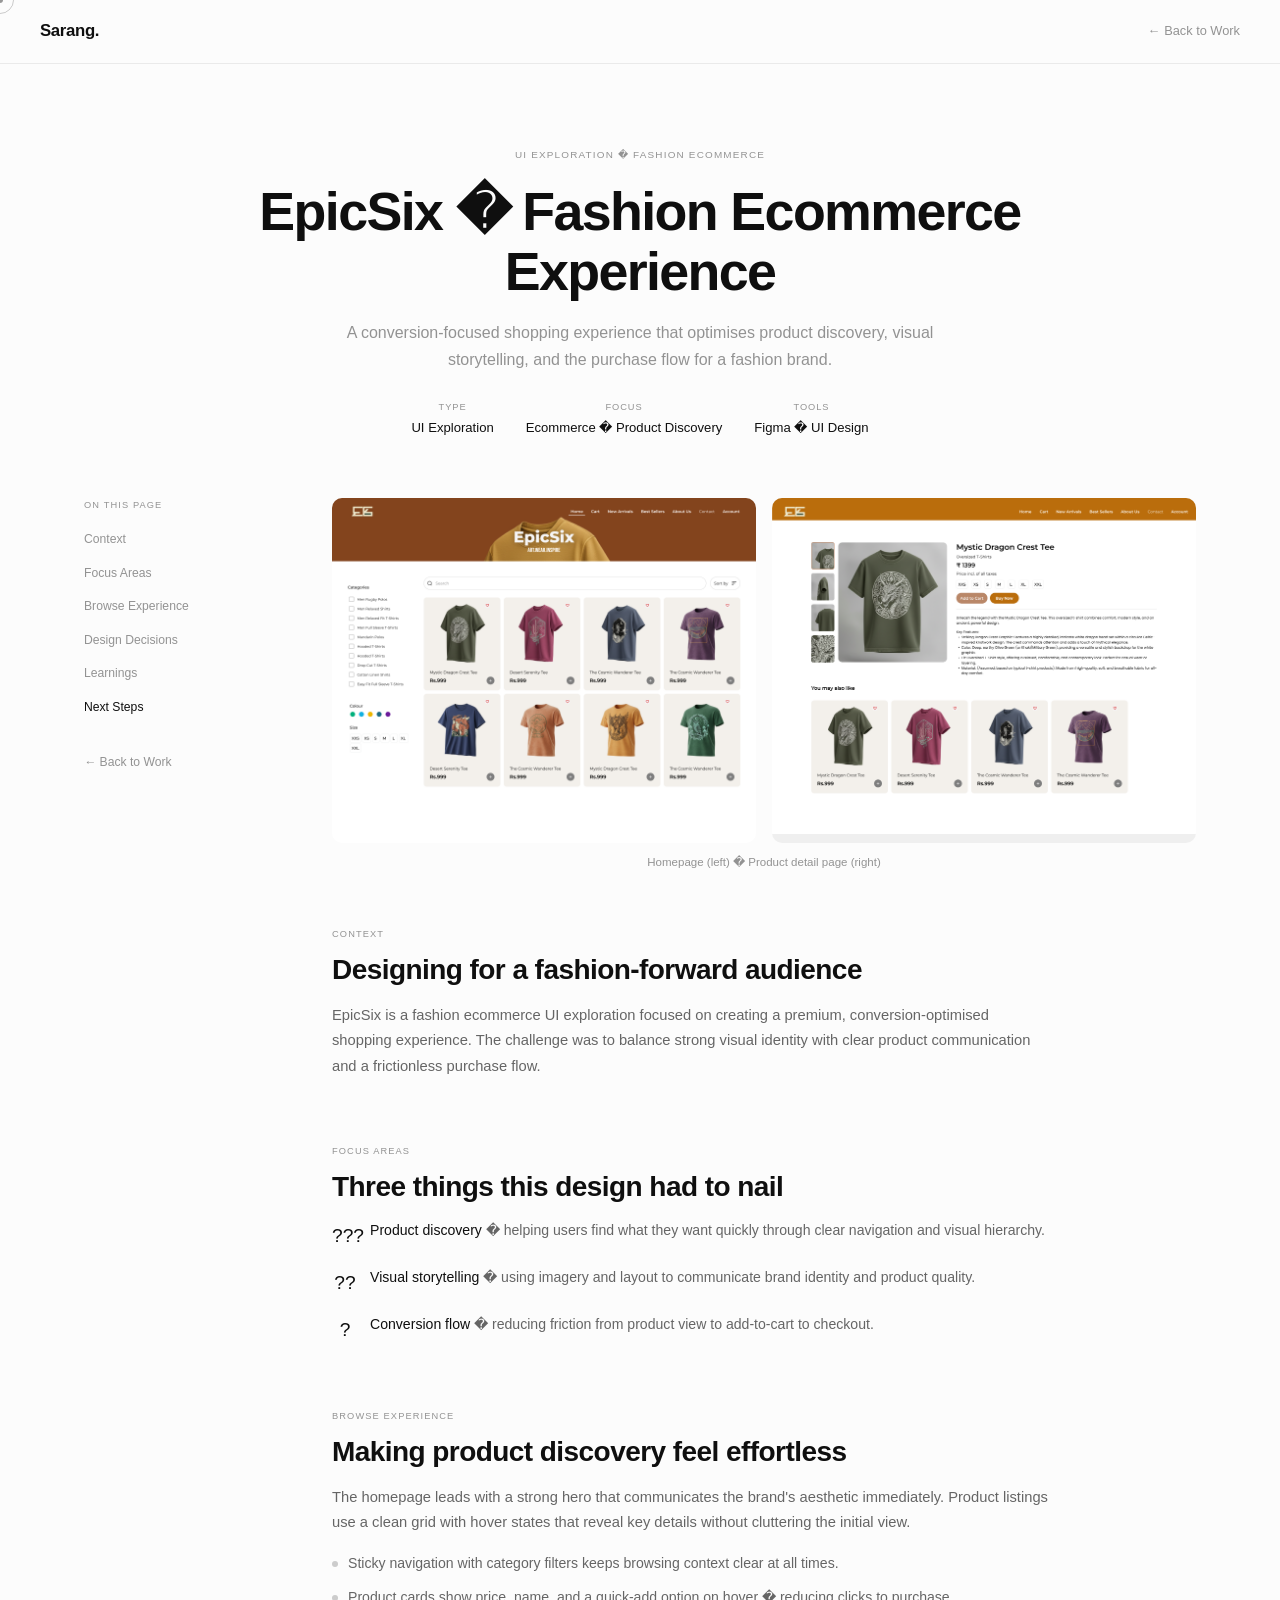
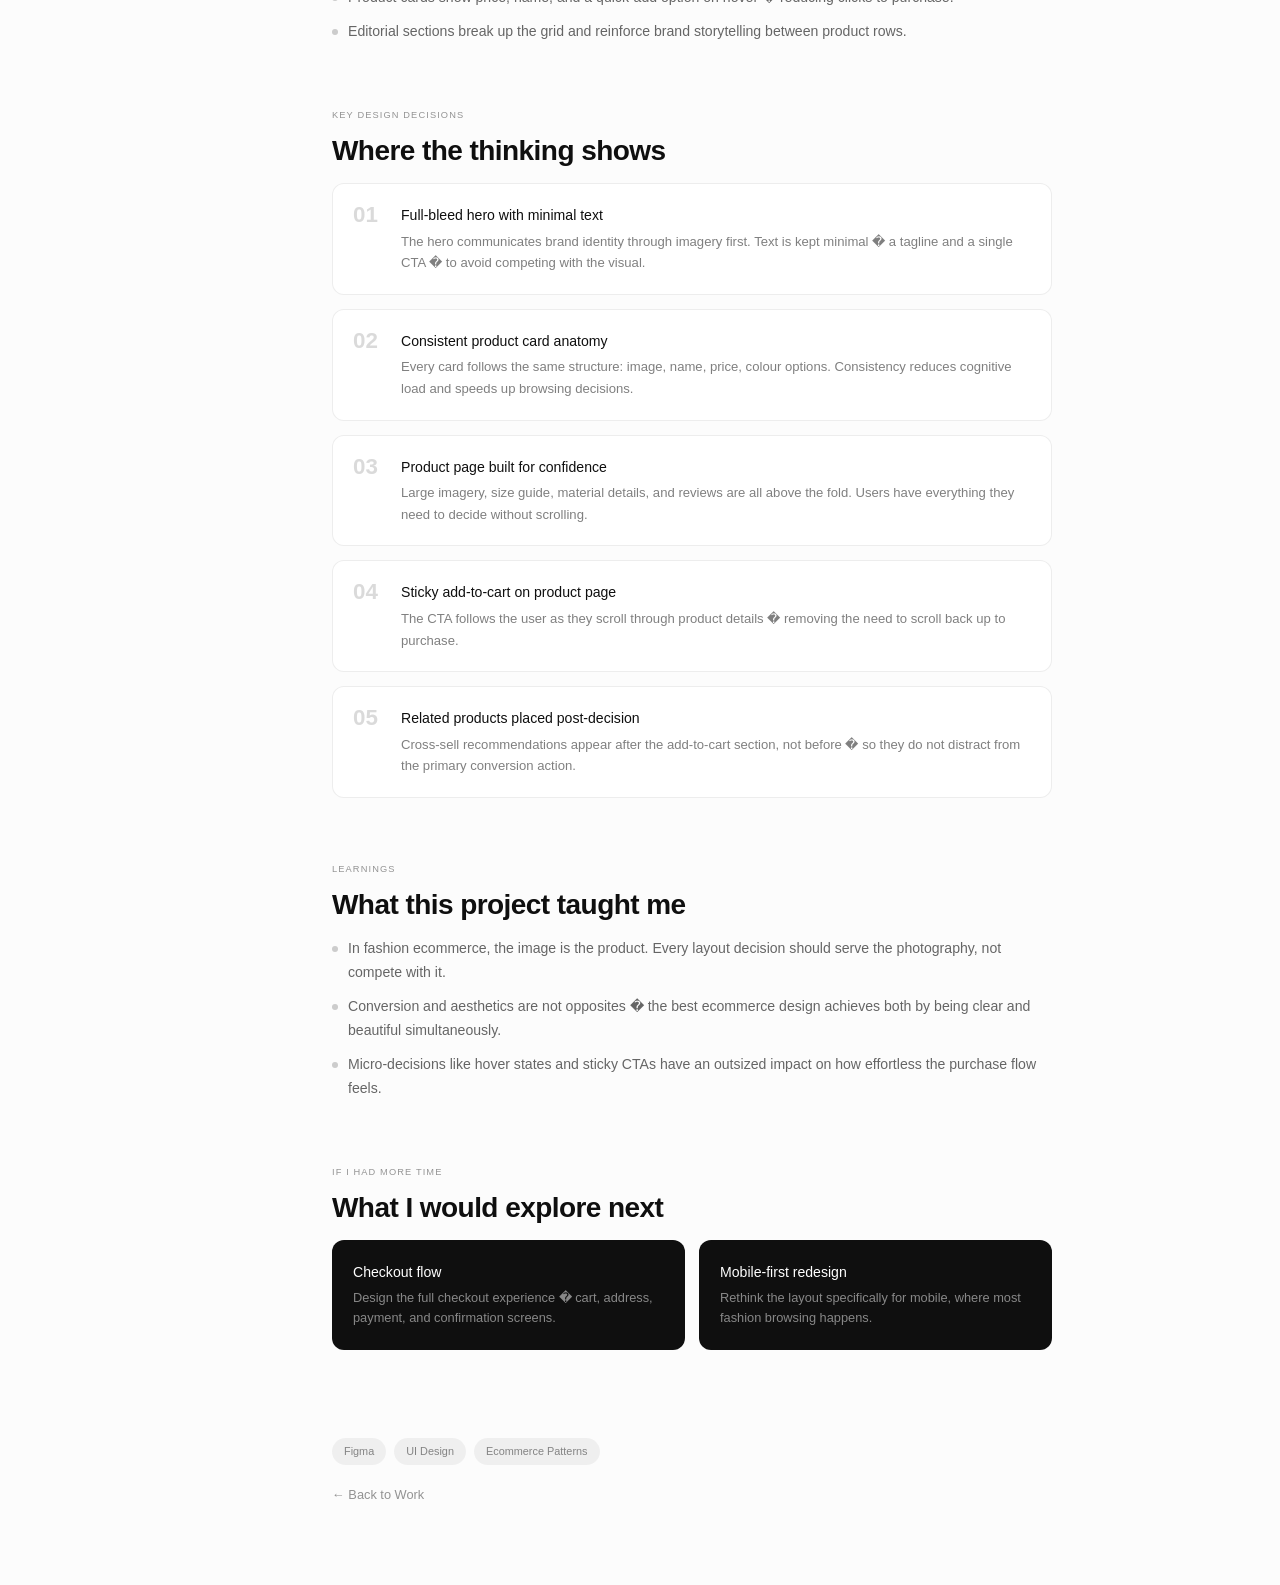
<file: case-studies/epicsix.html>
<!DOCTYPE html>
<html lang="en">
<head>
  <meta charset="UTF-8"/>
  <meta name="viewport" content="width=device-width, initial-scale=1.0"/>
  <title>EpicSix � Fashion Ecommerce Experience � Sarang N</title>
  <link href="https://api.fontshare.com/v2/css?f[]=satoshi@400,500,700,900&display=swap" rel="stylesheet">
  <link rel="stylesheet" href="../shared.css"/>
</head>
<body>
  <div class="cursor" id="cursor"></div>
  <div class="cursor-ring" id="cursorRing"></div>
  <nav class="cs-nav">
    <a class="cs-nav-logo" href="../index.html">Sarang.</a>
    <a class="cs-nav-back" href="../index.html#work">← Back to Work</a>
  </nav>
  <div class="cs-hero">
    <span class="cs-tag">UI Exploration � Fashion Ecommerce</span>
    <h1 class="cs-hero-title">EpicSix � Fashion Ecommerce Experience</h1>
    <p class="cs-hero-sub">A conversion-focused shopping experience that optimises product discovery, visual storytelling, and the purchase flow for a fashion brand.</p>
    <div class="cs-meta-row">
      <div class="cs-meta-item"><span class="cs-meta-label">Type</span><span class="cs-meta-val">UI Exploration</span></div>
      <div class="cs-meta-item"><span class="cs-meta-label">Focus</span><span class="cs-meta-val">Ecommerce � Product Discovery</span></div>
      <div class="cs-meta-item"><span class="cs-meta-label">Tools</span><span class="cs-meta-val">Figma � UI Design</span></div>
    </div>
  </div>
  <div class="page-wrap">
    <aside class="toc">
      <div class="toc-label">On this page</div>
      <a href="#context">Context</a>
      <a href="#focus">Focus Areas</a>
      <a href="#browse">Browse Experience</a>
      <a href="#decisions">Design Decisions</a>
      <a href="#learnings">Learnings</a>
      <a href="#next">Next Steps</a>
      <div class="toc-spacer"></div>
      <a href="../index.html#work" class="toc-back">← Back to Work</a>
    </aside>
    <div class="cs-body">
      <div class="cs-screens">
        <div class="cs-img-grid reveal">
          <div class="cs-img-block"><img src="../assets/epicsix/home.png" alt="EpicSix homepage"/></div>
          <div class="cs-img-block"><img src="../assets/epicsix/product.png" alt="EpicSix product page"/></div>
        </div>
        <p class="cs-img-caption">Homepage (left) � Product detail page (right)</p>
      </div>
      <div class="cs-content">

        <div class="cs-section reveal" id="context">
          <span class="cs-section-label">Context</span>
          <h2 class="cs-section-title">Designing for a fashion-forward audience</h2>
          <p class="cs-body-text">EpicSix is a fashion ecommerce UI exploration focused on creating a premium, conversion-optimised shopping experience. The challenge was to balance strong visual identity with clear product communication and a frictionless purchase flow.</p>
        </div>

        <div class="cs-section reveal" id="focus">
          <span class="cs-section-label">Focus Areas</span>
          <h2 class="cs-section-title">Three things this design had to nail</h2>
          <div class="focus-list">
            <div class="focus-item"><span class="focus-icon">???</span><div class="focus-text"><strong>Product discovery</strong> � helping users find what they want quickly through clear navigation and visual hierarchy.</div></div>
            <div class="focus-item"><span class="focus-icon">??</span><div class="focus-text"><strong>Visual storytelling</strong> � using imagery and layout to communicate brand identity and product quality.</div></div>
            <div class="focus-item"><span class="focus-icon">?</span><div class="focus-text"><strong>Conversion flow</strong> � reducing friction from product view to add-to-cart to checkout.</div></div>
          </div>
        </div>

        <div class="cs-section reveal" id="browse">
          <span class="cs-section-label">Browse Experience</span>
          <h2 class="cs-section-title">Making product discovery feel effortless</h2>
          <p class="cs-body-text">The homepage leads with a strong hero that communicates the brand's aesthetic immediately. Product listings use a clean grid with hover states that reveal key details without cluttering the initial view.</p>
          <div class="dot-list">
            <div class="dot-item"><div class="dot"></div><span>Sticky navigation with category filters keeps browsing context clear at all times.</span></div>
            <div class="dot-item"><div class="dot"></div><span>Product cards show price, name, and a quick-add option on hover � reducing clicks to purchase.</span></div>
            <div class="dot-item"><div class="dot"></div><span>Editorial sections break up the grid and reinforce brand storytelling between product rows.</span></div>
          </div>
        </div>

        <div class="cs-section reveal" id="decisions">
          <span class="cs-section-label">Key Design Decisions</span>
          <h2 class="cs-section-title">Where the thinking shows</h2>
          <div class="insight-list">
            <div class="insight-card"><div class="insight-n">01</div><div><div class="insight-title">Full-bleed hero with minimal text</div><div class="insight-body">The hero communicates brand identity through imagery first. Text is kept minimal � a tagline and a single CTA � to avoid competing with the visual.</div></div></div>
            <div class="insight-card"><div class="insight-n">02</div><div><div class="insight-title">Consistent product card anatomy</div><div class="insight-body">Every card follows the same structure: image, name, price, colour options. Consistency reduces cognitive load and speeds up browsing decisions.</div></div></div>
            <div class="insight-card"><div class="insight-n">03</div><div><div class="insight-title">Product page built for confidence</div><div class="insight-body">Large imagery, size guide, material details, and reviews are all above the fold. Users have everything they need to decide without scrolling.</div></div></div>
            <div class="insight-card"><div class="insight-n">04</div><div><div class="insight-title">Sticky add-to-cart on product page</div><div class="insight-body">The CTA follows the user as they scroll through product details � removing the need to scroll back up to purchase.</div></div></div>
            <div class="insight-card"><div class="insight-n">05</div><div><div class="insight-title">Related products placed post-decision</div><div class="insight-body">Cross-sell recommendations appear after the add-to-cart section, not before � so they do not distract from the primary conversion action.</div></div></div>
          </div>
        </div>

        <div class="cs-section reveal" id="learnings">
          <span class="cs-section-label">Learnings</span>
          <h2 class="cs-section-title">What this project taught me</h2>
          <div class="dot-list">
            <div class="dot-item"><div class="dot"></div><span>In fashion ecommerce, the image is the product. Every layout decision should serve the photography, not compete with it.</span></div>
            <div class="dot-item"><div class="dot"></div><span>Conversion and aesthetics are not opposites � the best ecommerce design achieves both by being clear and beautiful simultaneously.</span></div>
            <div class="dot-item"><div class="dot"></div><span>Micro-decisions like hover states and sticky CTAs have an outsized impact on how effortless the purchase flow feels.</span></div>
          </div>
        </div>

        <div class="cs-section reveal" id="next">
          <span class="cs-section-label">If I Had More Time</span>
          <h2 class="cs-section-title">What I would explore next</h2>
          <div class="card-grid">
            <div class="card dark"><div class="card-title">Checkout flow</div><div class="card-body">Design the full checkout experience � cart, address, payment, and confirmation screens.</div></div>
            <div class="card dark"><div class="card-title">Mobile-first redesign</div><div class="card-body">Rethink the layout specifically for mobile, where most fashion browsing happens.</div></div>
          </div>
        </div>

      </div>
      <div class="page-footer-meta">
        <div class="tools-row"><span class="tool-pill">Figma</span><span class="tool-pill">UI Design</span><span class="tool-pill">Ecommerce Patterns</span></div>
        <a href="../index.html#work" class="btn-back">← Back to Work</a>
      </div>
    </div>
  </div>
  <script src="../shared.js"></script>
  <script>
    const toc=document.querySelectorAll('.toc a[href^="#"]');
    const obs=new IntersectionObserver(entries=>{entries.forEach(e=>{if(e.isIntersecting){toc.forEach(a=>a.classList.toggle('active',a.getAttribute('href')==='#'+e.target.id))}})},{threshold:.35});
    document.querySelectorAll('.cs-section[id]').forEach(s=>obs.observe(s));
  </script>
</body>
</html>
</file>
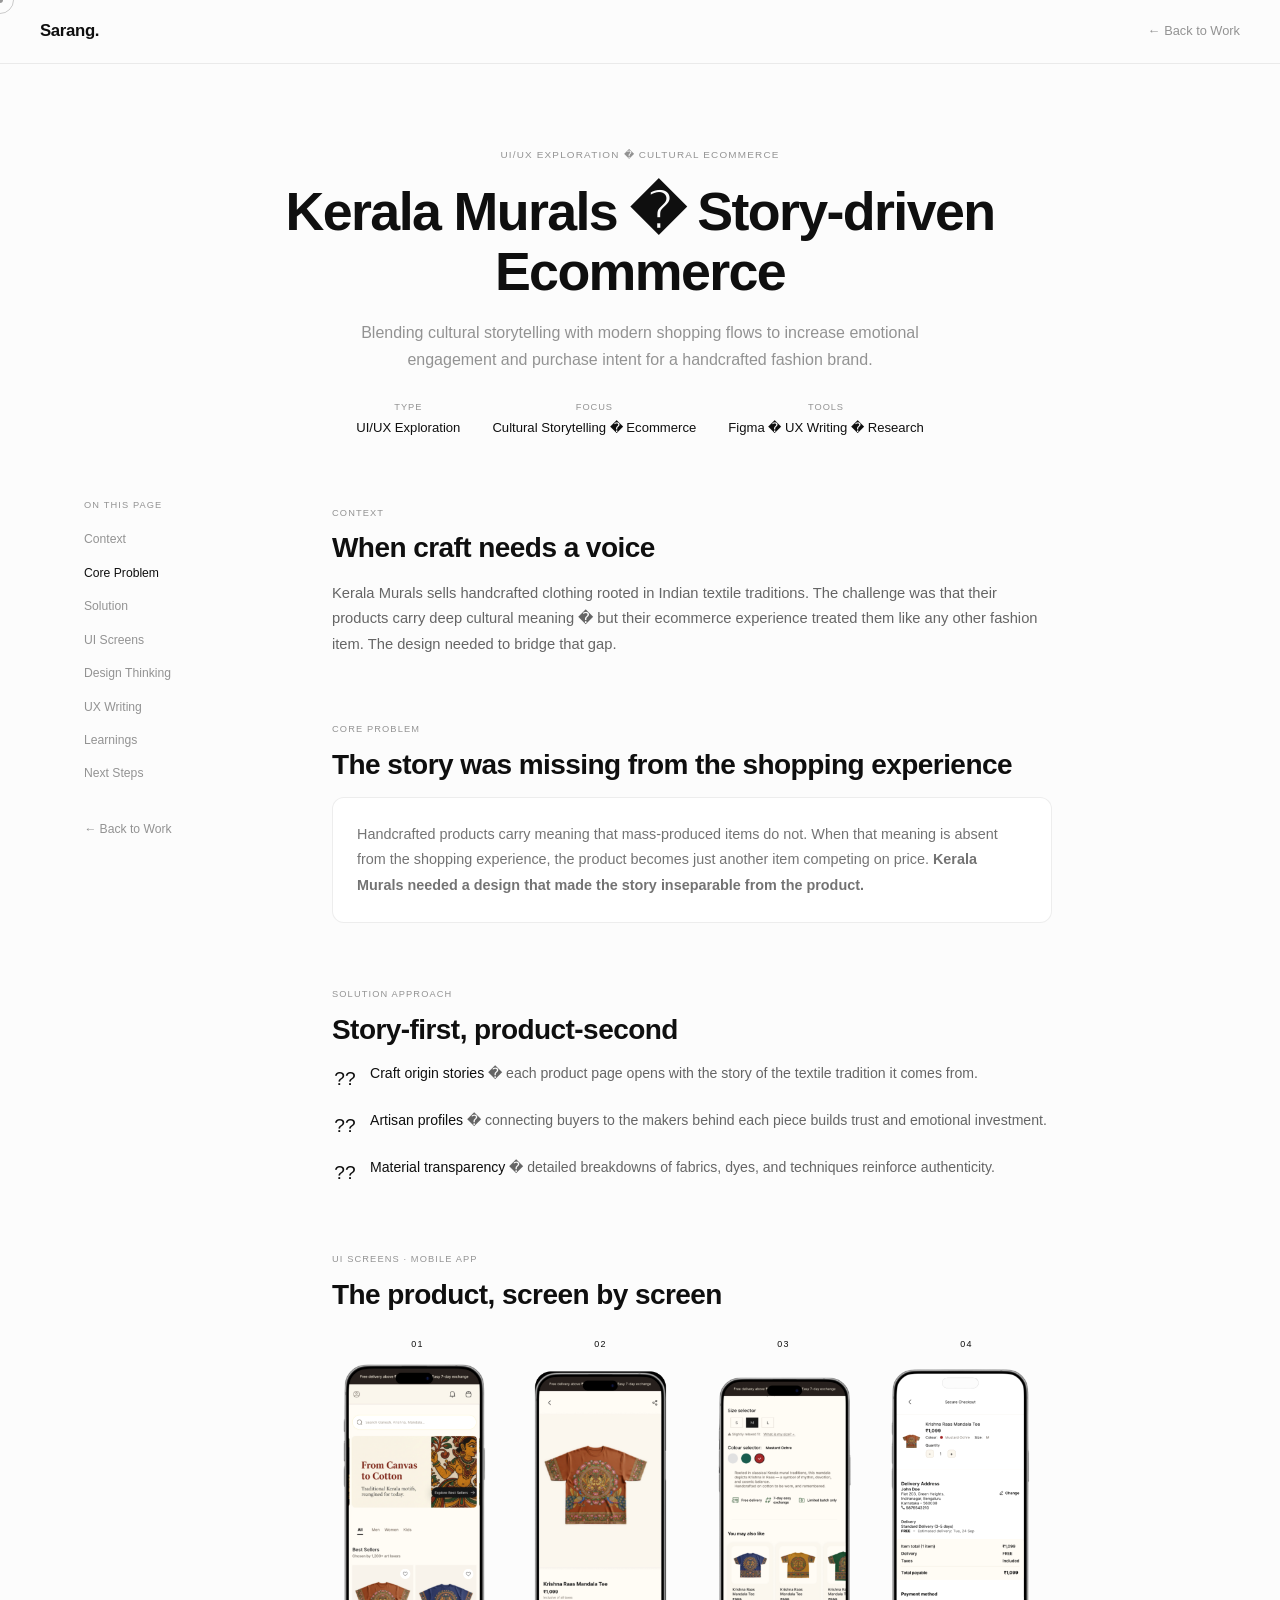
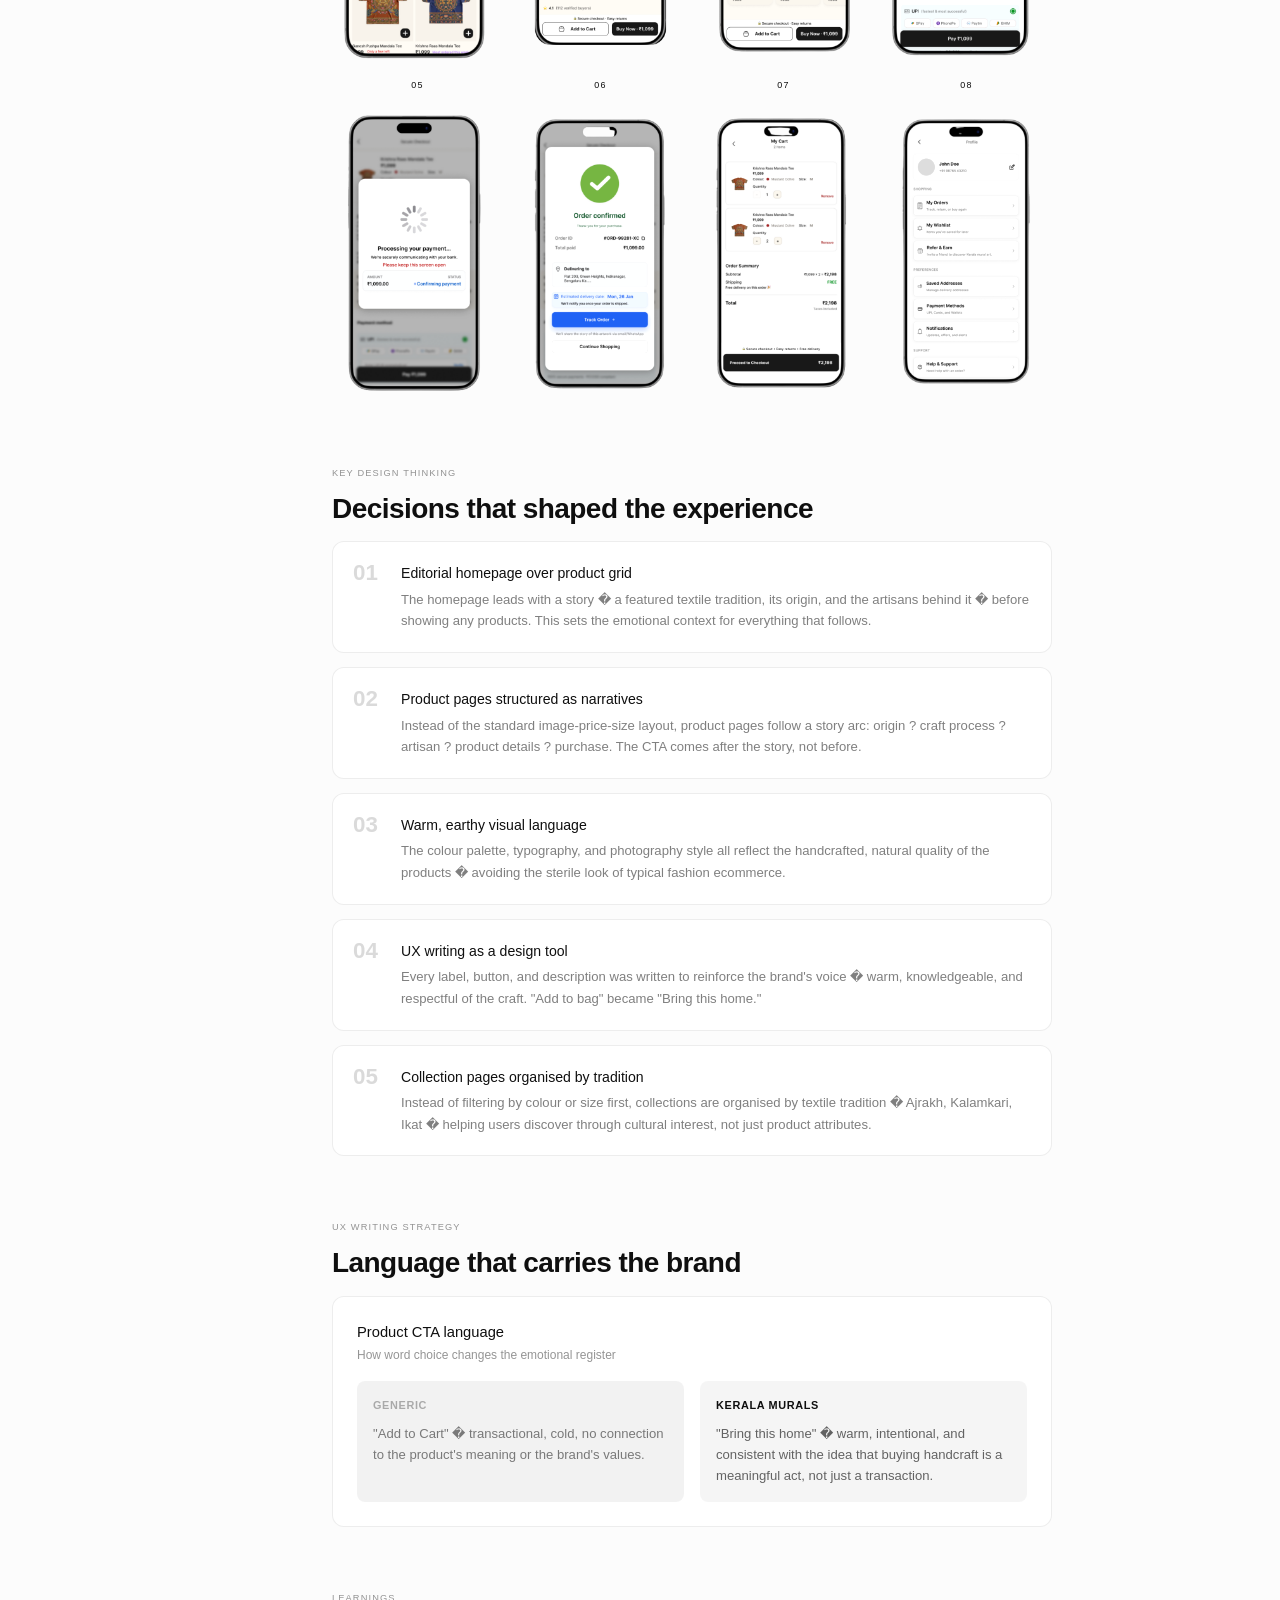
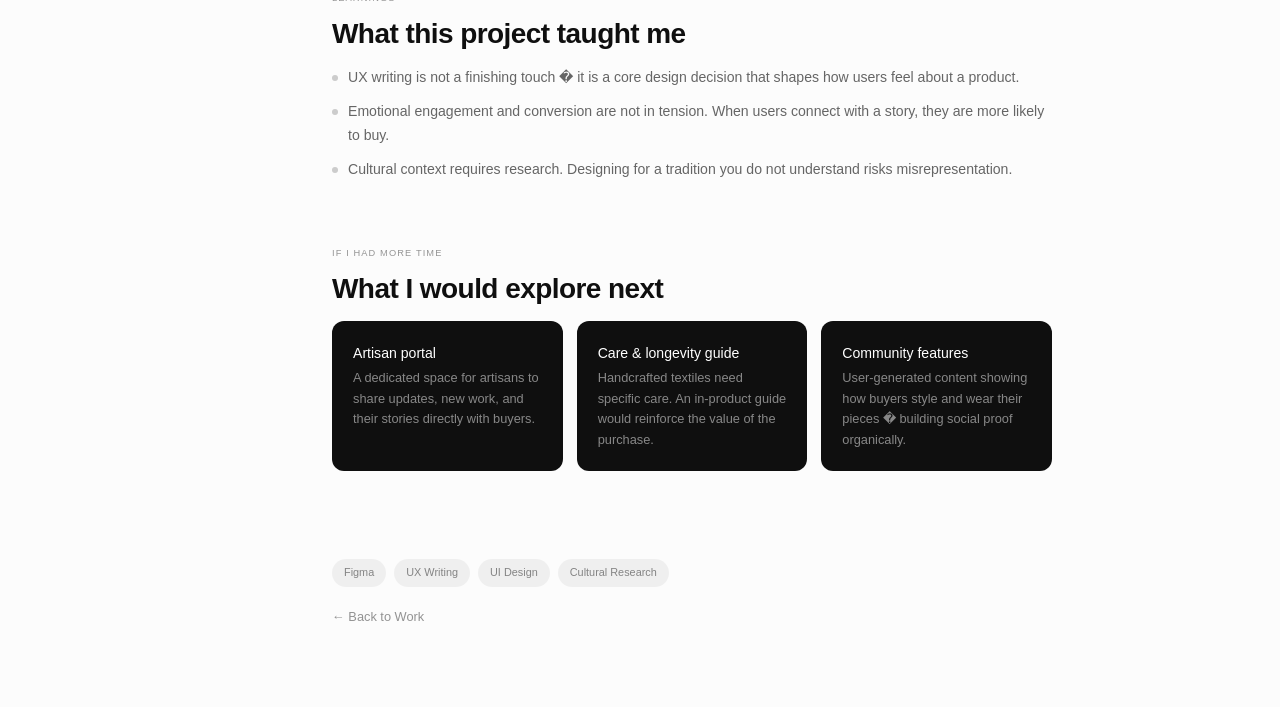
<file: case-studies/kerala-murals.html>
<!DOCTYPE html>
<html lang="en">
<head>
  <meta charset="UTF-8"/>
  <meta name="viewport" content="width=device-width, initial-scale=1.0"/>
  <title>Kerala Murals � Story-driven Ecommerce � Sarang N</title>
  <link href="https://api.fontshare.com/v2/css?f[]=satoshi@400,500,700,900&display=swap" rel="stylesheet">
  <link rel="stylesheet" href="../shared.css"/>
  <style>
    .emi-showcase{margin:24px 0}
    .emi-row{display:flex;align-items:flex-start;justify-content:center;gap:12px;flex-wrap:nowrap;margin-bottom:16px}
    .emi-step{display:flex;flex-direction:column;align-items:center;flex:1;min-width:0}
    .emi-screen img{width:100%;height:auto;display:block;border-radius:16px;filter:contrast(1.04) saturate(1.04)}
    .emi-step-num{font-size:.56rem;letter-spacing:.14em;text-transform:uppercase;color:var(--terracotta);margin-bottom:6px}
    @media(max-width:700px){.emi-row{flex-wrap:wrap}.emi-step{width:calc(50% - 8px);flex:none}}
  </style>
</head>
<body>
  <div class="cursor" id="cursor"></div>
  <div class="cursor-ring" id="cursorRing"></div>
  <nav class="cs-nav">
    <a class="cs-nav-logo" href="../index.html">Sarang.</a>
    <a class="cs-nav-back" href="../index.html#work">← Back to Work</a>
  </nav>
  <div class="cs-hero">
    <span class="cs-tag">UI/UX Exploration � Cultural Ecommerce</span>
    <h1 class="cs-hero-title">Kerala Murals � Story-driven Ecommerce</h1>
    <p class="cs-hero-sub">Blending cultural storytelling with modern shopping flows to increase emotional engagement and purchase intent for a handcrafted fashion brand.</p>
    <div class="cs-meta-row">
      <div class="cs-meta-item"><span class="cs-meta-label">Type</span><span class="cs-meta-val">UI/UX Exploration</span></div>
      <div class="cs-meta-item"><span class="cs-meta-label">Focus</span><span class="cs-meta-val">Cultural Storytelling � Ecommerce</span></div>
      <div class="cs-meta-item"><span class="cs-meta-label">Tools</span><span class="cs-meta-val">Figma � UX Writing � Research</span></div>
    </div>
  </div>
  <div class="page-wrap">
    <aside class="toc">
      <div class="toc-label">On this page</div>
      <a href="#context">Context</a>
      <a href="#problem">Core Problem</a>
      <a href="#solution">Solution</a>
      <a href="#screens">UI Screens</a>
      <a href="#design-thinking">Design Thinking</a>
      <a href="#ux-writing">UX Writing</a>
      <a href="#learnings">Learnings</a>
      <a href="#next">Next Steps</a>
      <div class="toc-spacer"></div>
      <a href="../index.html#work" class="toc-back">← Back to Work</a>
    </aside>
    <div class="cs-body">
      <div class="cs-content">

        <div class="cs-section reveal" id="context">
          <span class="cs-section-label">Context</span>
          <h2 class="cs-section-title">When craft needs a voice</h2>
          <p class="cs-body-text">Kerala Murals sells handcrafted clothing rooted in Indian textile traditions. The challenge was that their products carry deep cultural meaning � but their ecommerce experience treated them like any other fashion item. The design needed to bridge that gap.</p>
        </div>

        <div class="cs-section reveal" id="problem">
          <span class="cs-section-label">Core Problem</span>
          <h2 class="cs-section-title">The story was missing from the shopping experience</h2>
          <div class="closing-box">
            <p>Handcrafted products carry meaning that mass-produced items do not. When that meaning is absent from the shopping experience, the product becomes just another item competing on price. <strong>Kerala Murals needed a design that made the story inseparable from the product.</strong></p>
          </div>
        </div>

        <div class="cs-section reveal" id="solution">
          <span class="cs-section-label">Solution Approach</span>
          <h2 class="cs-section-title">Story-first, product-second</h2>
          <div class="focus-list">
            <div class="focus-item"><span class="focus-icon">??</span><div class="focus-text"><strong>Craft origin stories</strong> � each product page opens with the story of the textile tradition it comes from.</div></div>
            <div class="focus-item"><span class="focus-icon">??</span><div class="focus-text"><strong>Artisan profiles</strong> � connecting buyers to the makers behind each piece builds trust and emotional investment.</div></div>
            <div class="focus-item"><span class="focus-icon">??</span><div class="focus-text"><strong>Material transparency</strong> � detailed breakdowns of fabrics, dyes, and techniques reinforce authenticity.</div></div>
          </div>
        </div>

        <div class="cs-section" id="screens">
          <span class="cs-section-label">UI Screens &#183; Mobile App</span>
          <h2 class="cs-section-title">The product, screen by screen</h2>
          <div class="emi-showcase">
            <div class="emi-row">
              <div class="emi-step">
                <div class="emi-step-num">01</div>
                <div class="emi-screen"><img src="../assets/kerala-murals/8.png" alt="Screen 1"/></div>
              </div>
              <div class="emi-step">
                <div class="emi-step-num">02</div>
                <div class="emi-screen"><img src="../assets/kerala-murals/9.png" alt="Screen 2"/></div>
              </div>
              <div class="emi-step">
                <div class="emi-step-num">03</div>
                <div class="emi-screen"><img src="../assets/kerala-murals/10.png" alt="Screen 3"/></div>
              </div>
              <div class="emi-step">
                <div class="emi-step-num">04</div>
                <div class="emi-screen"><img src="../assets/kerala-murals/11.png" alt="Screen 4"/></div>
              </div>
            </div>
            <div class="emi-row">
              <div class="emi-step">
                <div class="emi-step-num">05</div>
                <div class="emi-screen"><img src="../assets/kerala-murals/12.png" alt="Screen 5"/></div>
              </div>
              <div class="emi-step">
                <div class="emi-step-num">06</div>
                <div class="emi-screen"><img src="../assets/kerala-murals/13.png" alt="Screen 6"/></div>
              </div>
              <div class="emi-step">
                <div class="emi-step-num">07</div>
                <div class="emi-screen"><img src="../assets/kerala-murals/14.png" alt="Screen 7"/></div>
              </div>
              <div class="emi-step">
                <div class="emi-step-num">08</div>
                <div class="emi-screen"><img src="../assets/kerala-murals/15.png" alt="Screen 8"/></div>
              </div>
            </div>
          </div>
        </div>

        <div class="cs-section reveal" id="design-thinking">
          <span class="cs-section-label">Key Design Thinking</span>
          <h2 class="cs-section-title">Decisions that shaped the experience</h2>
          <div class="insight-list">
            <div class="insight-card"><div class="insight-n">01</div><div><div class="insight-title">Editorial homepage over product grid</div><div class="insight-body">The homepage leads with a story � a featured textile tradition, its origin, and the artisans behind it � before showing any products. This sets the emotional context for everything that follows.</div></div></div>
            <div class="insight-card"><div class="insight-n">02</div><div><div class="insight-title">Product pages structured as narratives</div><div class="insight-body">Instead of the standard image-price-size layout, product pages follow a story arc: origin ? craft process ? artisan ? product details ? purchase. The CTA comes after the story, not before.</div></div></div>
            <div class="insight-card"><div class="insight-n">03</div><div><div class="insight-title">Warm, earthy visual language</div><div class="insight-body">The colour palette, typography, and photography style all reflect the handcrafted, natural quality of the products � avoiding the sterile look of typical fashion ecommerce.</div></div></div>
            <div class="insight-card"><div class="insight-n">04</div><div><div class="insight-title">UX writing as a design tool</div><div class="insight-body">Every label, button, and description was written to reinforce the brand's voice � warm, knowledgeable, and respectful of the craft. "Add to bag" became "Bring this home."</div></div></div>
            <div class="insight-card"><div class="insight-n">05</div><div><div class="insight-title">Collection pages organised by tradition</div><div class="insight-body">Instead of filtering by colour or size first, collections are organised by textile tradition � Ajrakh, Kalamkari, Ikat � helping users discover through cultural interest, not just product attributes.</div></div></div>
          </div>
        </div>

        <div class="cs-section reveal" id="ux-writing">
          <span class="cs-section-label">UX Writing Strategy</span>
          <h2 class="cs-section-title">Language that carries the brand</h2>
          <div class="scenario-box">
            <div class="scenario-name">Product CTA language</div>
            <div class="scenario-sub">How word choice changes the emotional register</div>
            <div class="scenario-cols">
              <div class="scenario-col bad"><div class="scenario-col-label">Generic</div><p>"Add to Cart" � transactional, cold, no connection to the product's meaning or the brand's values.</p></div>
              <div class="scenario-col good"><div class="scenario-col-label">Kerala Murals</div><p>"Bring this home" � warm, intentional, and consistent with the idea that buying handcraft is a meaningful act, not just a transaction.</p></div>
            </div>
          </div>
        </div>

        <div class="cs-section reveal" id="learnings">
          <span class="cs-section-label">Learnings</span>
          <h2 class="cs-section-title">What this project taught me</h2>
          <div class="dot-list">
            <div class="dot-item"><div class="dot"></div><span>UX writing is not a finishing touch � it is a core design decision that shapes how users feel about a product.</span></div>
            <div class="dot-item"><div class="dot"></div><span>Emotional engagement and conversion are not in tension. When users connect with a story, they are more likely to buy.</span></div>
            <div class="dot-item"><div class="dot"></div><span>Cultural context requires research. Designing for a tradition you do not understand risks misrepresentation.</span></div>
          </div>
        </div>

        <div class="cs-section reveal" id="next">
          <span class="cs-section-label">If I Had More Time</span>
          <h2 class="cs-section-title">What I would explore next</h2>
          <div class="card-grid cols3">
            <div class="card dark"><div class="card-title">Artisan portal</div><div class="card-body">A dedicated space for artisans to share updates, new work, and their stories directly with buyers.</div></div>
            <div class="card dark"><div class="card-title">Care & longevity guide</div><div class="card-body">Handcrafted textiles need specific care. An in-product guide would reinforce the value of the purchase.</div></div>
            <div class="card dark"><div class="card-title">Community features</div><div class="card-body">User-generated content showing how buyers style and wear their pieces � building social proof organically.</div></div>
          </div>
        </div>

      </div>
      <div class="page-footer-meta">
        <div class="tools-row"><span class="tool-pill">Figma</span><span class="tool-pill">UX Writing</span><span class="tool-pill">UI Design</span><span class="tool-pill">Cultural Research</span></div>
        <a href="../index.html#work" class="btn-back">← Back to Work</a>
      </div>
    </div>
  </div>
  <script src="../shared.js"></script>
  <script>
    const toc=document.querySelectorAll('.toc a[href^="#"]');
    const obs=new IntersectionObserver(entries=>{entries.forEach(e=>{if(e.isIntersecting){toc.forEach(a=>a.classList.toggle('active',a.getAttribute('href')==='#'+e.target.id))}})},{threshold:.35});
    document.querySelectorAll('.cs-section[id]').forEach(s=>obs.observe(s));
  </script>
</body>
</html>
</file>
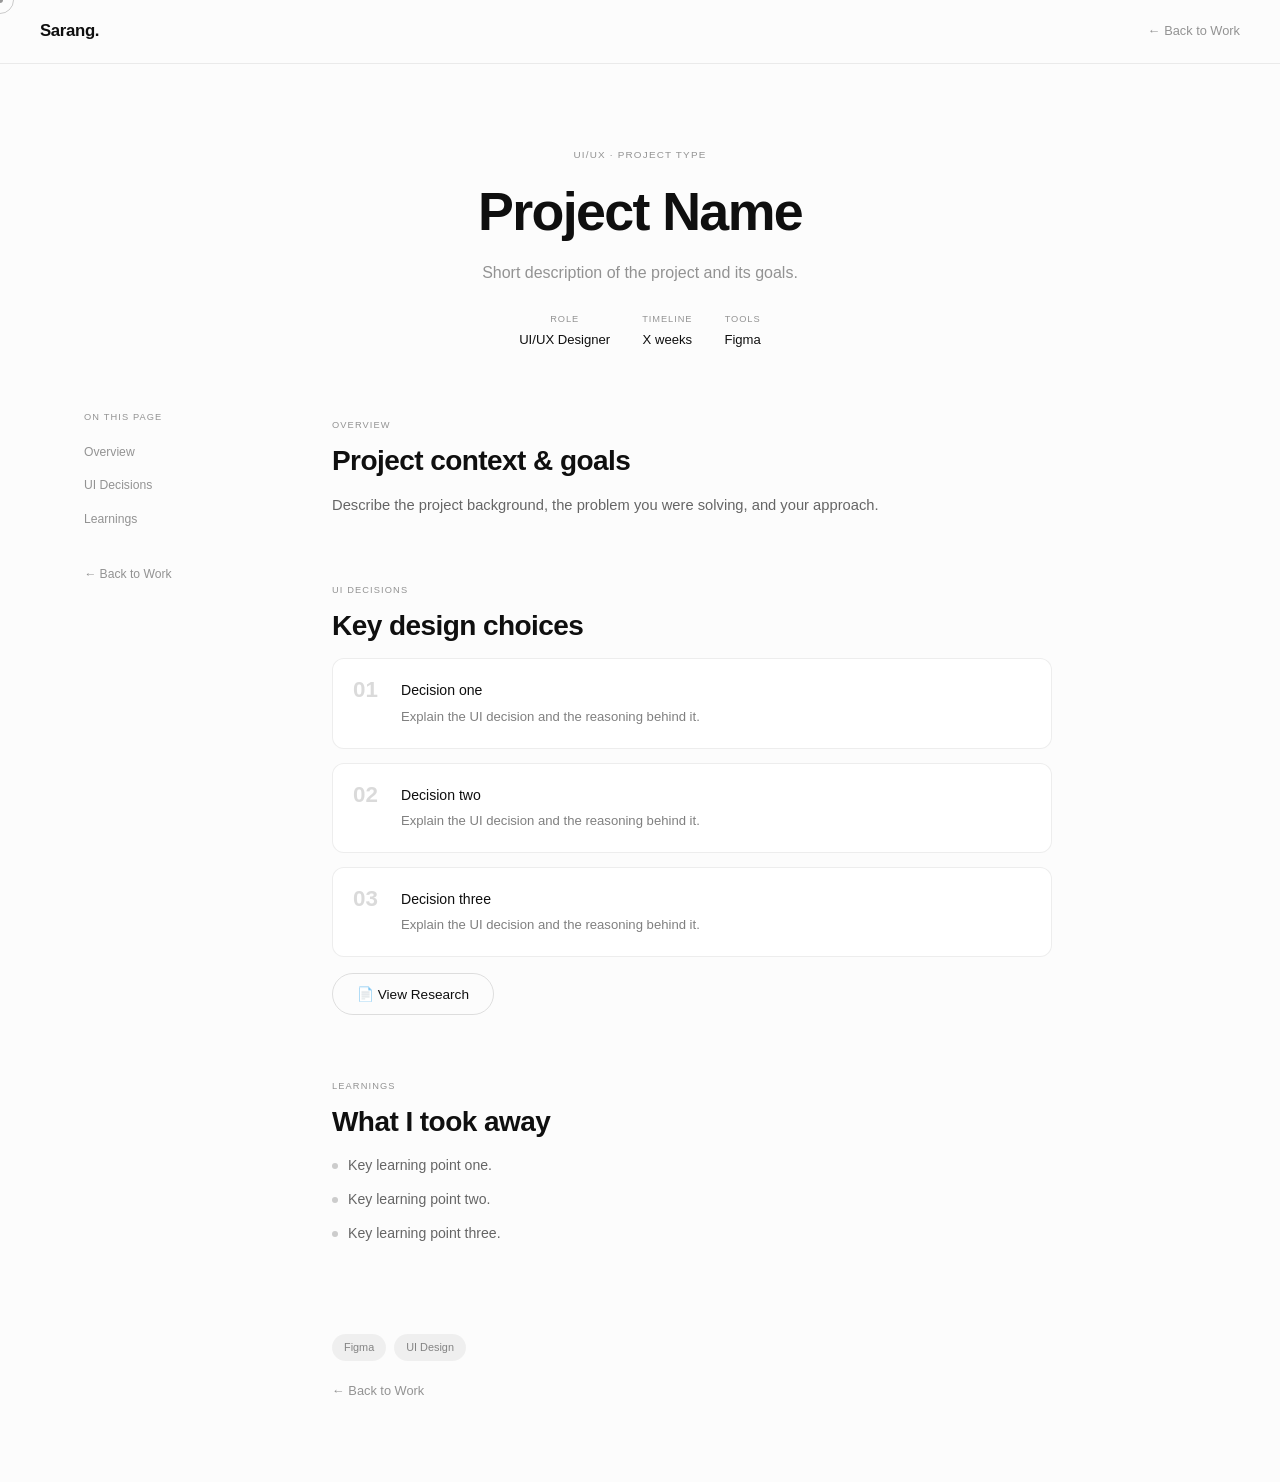
<file: case-studies/project-template.html>
<!DOCTYPE html>
<html lang="en">
<head>
  <meta charset="UTF-8"/>
  <meta name="viewport" content="width=device-width, initial-scale=1.0"/>
  <title>Project Name · Sarang N</title>
  <link href="https://api.fontshare.com/v2/css?f[]=satoshi@400,500,700,900&display=swap" rel="stylesheet">
  <link rel="stylesheet" href="../shared.css"/>
  <style>
    .research-trigger{display:inline-flex;align-items:center;gap:8px;padding:12px 24px;border:1px solid rgba(0,0,0,.12);border-radius:100px;background:transparent;font-family:'Satoshi',sans-serif;font-size:.85rem;font-weight:500;color:var(--text);cursor:pointer;transition:all .25s;margin-top:16px}
    .research-trigger:hover{background:var(--text);color:#fff;border-color:var(--text)}
    .modal-overlay{position:fixed;inset:0;background:rgba(0,0,0,.6);backdrop-filter:blur(4px);z-index:10000;display:none;align-items:center;justify-content:center;padding:24px;opacity:0;transition:opacity .3s}
    .modal-overlay.active{display:flex;opacity:1}
    .modal{background:#fff;border-radius:16px;width:100%;max-width:900px;max-height:90vh;overflow:hidden;display:flex;flex-direction:column;transform:scale(.95);transition:transform .3s cubic-bezier(.16,1,.3,1)}
    .modal-overlay.active .modal{transform:scale(1)}
    .modal-header{display:flex;align-items:center;justify-content:space-between;padding:20px 24px;border-bottom:1px solid var(--border);flex-shrink:0}
    .modal-title{font-size:.95rem;font-weight:500;color:var(--text)}
    .modal-close{width:32px;height:32px;border-radius:50%;border:none;background:var(--bg);font-size:1.1rem;cursor:pointer;display:flex;align-items:center;justify-content:center;color:var(--muted);transition:all .2s}
    .modal-close:hover{background:rgba(0,0,0,.08);color:var(--text)}
    .modal-body{flex:1;overflow-y:auto;padding:24px;min-height:400px}
    .modal-body iframe{width:100%;height:100%;min-height:600px;border:none;border-radius:8px}
    .modal-body embed{width:100%;height:100%;min-height:600px;border:none;border-radius:8px}
    @media(max-width:600px){.modal-body iframe,.modal-body embed{min-height:400px}}
  </style>
</head>
<body>
  <div class="cursor" id="cursor"></div>
  <div class="cursor-ring" id="cursorRing"></div>

  <nav class="cs-nav">
    <a class="cs-nav-logo" href="../index.html">Sarang.</a>
    <a class="cs-nav-back" href="../index.html#work">&larr; Back to Work</a>
  </nav>

  <div class="cs-hero">
    <span class="cs-tag">UI/UX · Project Type</span>
    <h1 class="cs-hero-title">Project Name</h1>
    <p class="cs-hero-sub">Short description of the project and its goals.</p>
    <div class="cs-meta-row">
      <div class="cs-meta-item"><span class="cs-meta-label">Role</span><span class="cs-meta-val">UI/UX Designer</span></div>
      <div class="cs-meta-item"><span class="cs-meta-label">Timeline</span><span class="cs-meta-val">X weeks</span></div>
      <div class="cs-meta-item"><span class="cs-meta-label">Tools</span><span class="cs-meta-val">Figma</span></div>
    </div>
  </div>

  <div class="page-wrap">
    <aside class="toc">
      <div class="toc-label">On this page</div>
      <a href="#overview">Overview</a>
      <a href="#decisions">UI Decisions</a>
      <a href="#learnings">Learnings</a>
      <div class="toc-spacer"></div>
      <a href="../index.html#work" class="toc-back">&larr; Back to Work</a>
    </aside>

    <div class="cs-body">
      <div class="cs-content">

        <!-- Overview -->
        <div class="cs-section reveal" id="overview">
          <span class="cs-section-label">Overview</span>
          <h2 class="cs-section-title">Project context &amp; goals</h2>
          <p class="cs-body-text">Describe the project background, the problem you were solving, and your approach.</p>
        </div>

        <!-- UI Decisions -->
        <div class="cs-section reveal" id="decisions">
          <span class="cs-section-label">UI Decisions</span>
          <h2 class="cs-section-title">Key design choices</h2>
          <div class="insight-list">
            <div class="insight-card"><div class="insight-n">01</div><div><div class="insight-title">Decision one</div><div class="insight-body">Explain the UI decision and the reasoning behind it.</div></div></div>
            <div class="insight-card"><div class="insight-n">02</div><div><div class="insight-title">Decision two</div><div class="insight-body">Explain the UI decision and the reasoning behind it.</div></div></div>
            <div class="insight-card"><div class="insight-n">03</div><div><div class="insight-title">Decision three</div><div class="insight-body">Explain the UI decision and the reasoning behind it.</div></div></div>
          </div>

          <!-- Research trigger -->
          <button class="research-trigger" onclick="openResearch()">&#128196; View Research</button>
        </div>

        <!-- Learnings -->
        <div class="cs-section reveal" id="learnings">
          <span class="cs-section-label">Learnings</span>
          <h2 class="cs-section-title">What I took away</h2>
          <div class="dot-list">
            <div class="dot-item"><div class="dot"></div><span>Key learning point one.</span></div>
            <div class="dot-item"><div class="dot"></div><span>Key learning point two.</span></div>
            <div class="dot-item"><div class="dot"></div><span>Key learning point three.</span></div>
          </div>
        </div>

      </div>

      <div class="page-footer-meta">
        <div class="tools-row"><span class="tool-pill">Figma</span><span class="tool-pill">UI Design</span></div>
        <a href="../index.html#work" class="btn-back">&larr; Back to Work</a>
      </div>
    </div>
  </div>

  <!-- Research Modal -->
  <div class="modal-overlay" id="researchModal">
    <div class="modal">
      <div class="modal-header">
        <span class="modal-title">Research Document</span>
        <button class="modal-close" onclick="closeResearch()">&times;</button>
      </div>
      <div class="modal-body">
        <embed src="../assets/research.pdf" type="application/pdf">
      </div>
    </div>
  </div>

  <script src="../shared.js"></script>
  <script>
    function openResearch() { document.getElementById('researchModal').classList.add('active'); document.body.style.overflow = 'hidden'; }
    function closeResearch() { document.getElementById('researchModal').classList.remove('active'); document.body.style.overflow = ''; }
    document.getElementById('researchModal').addEventListener('click', function(e) { if (e.target === this) closeResearch(); });
    document.addEventListener('keydown', function(e) { if (e.key === 'Escape') closeResearch(); });
  </script>
</body>
</html>
</file>
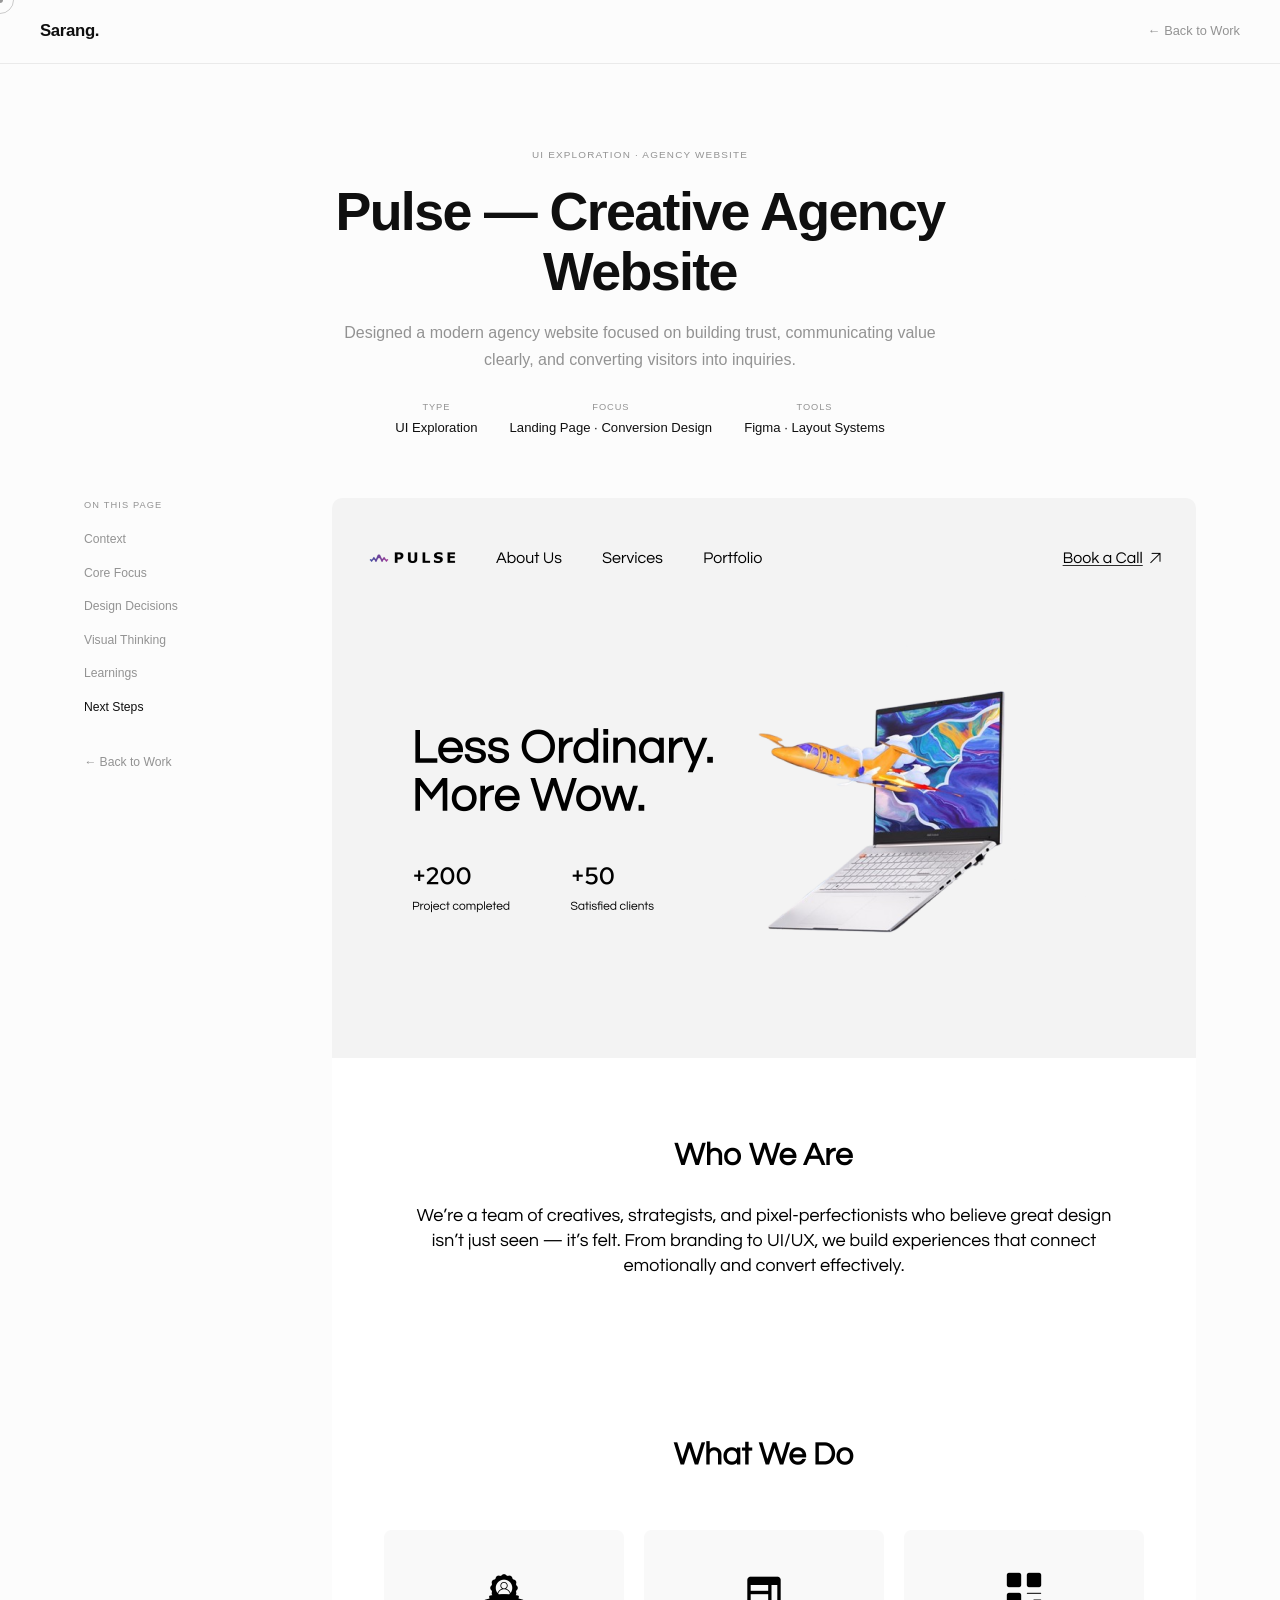
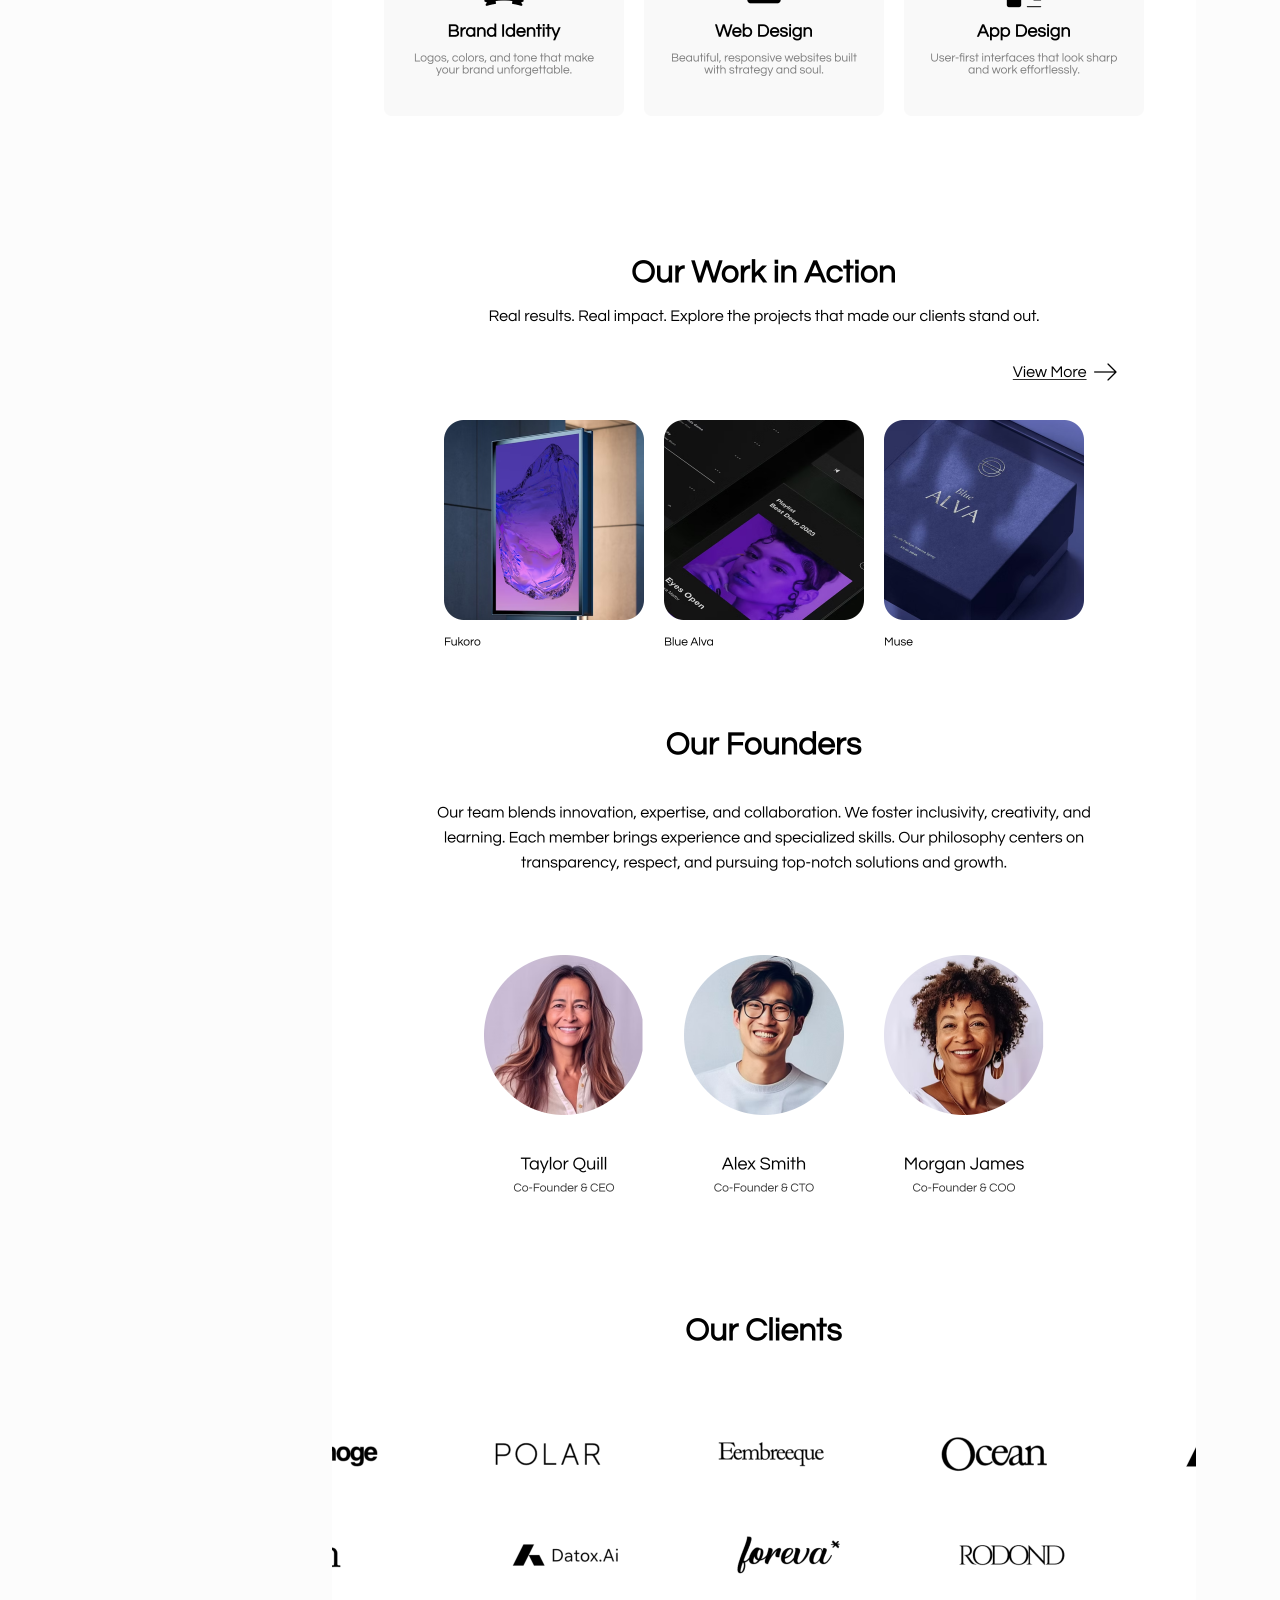
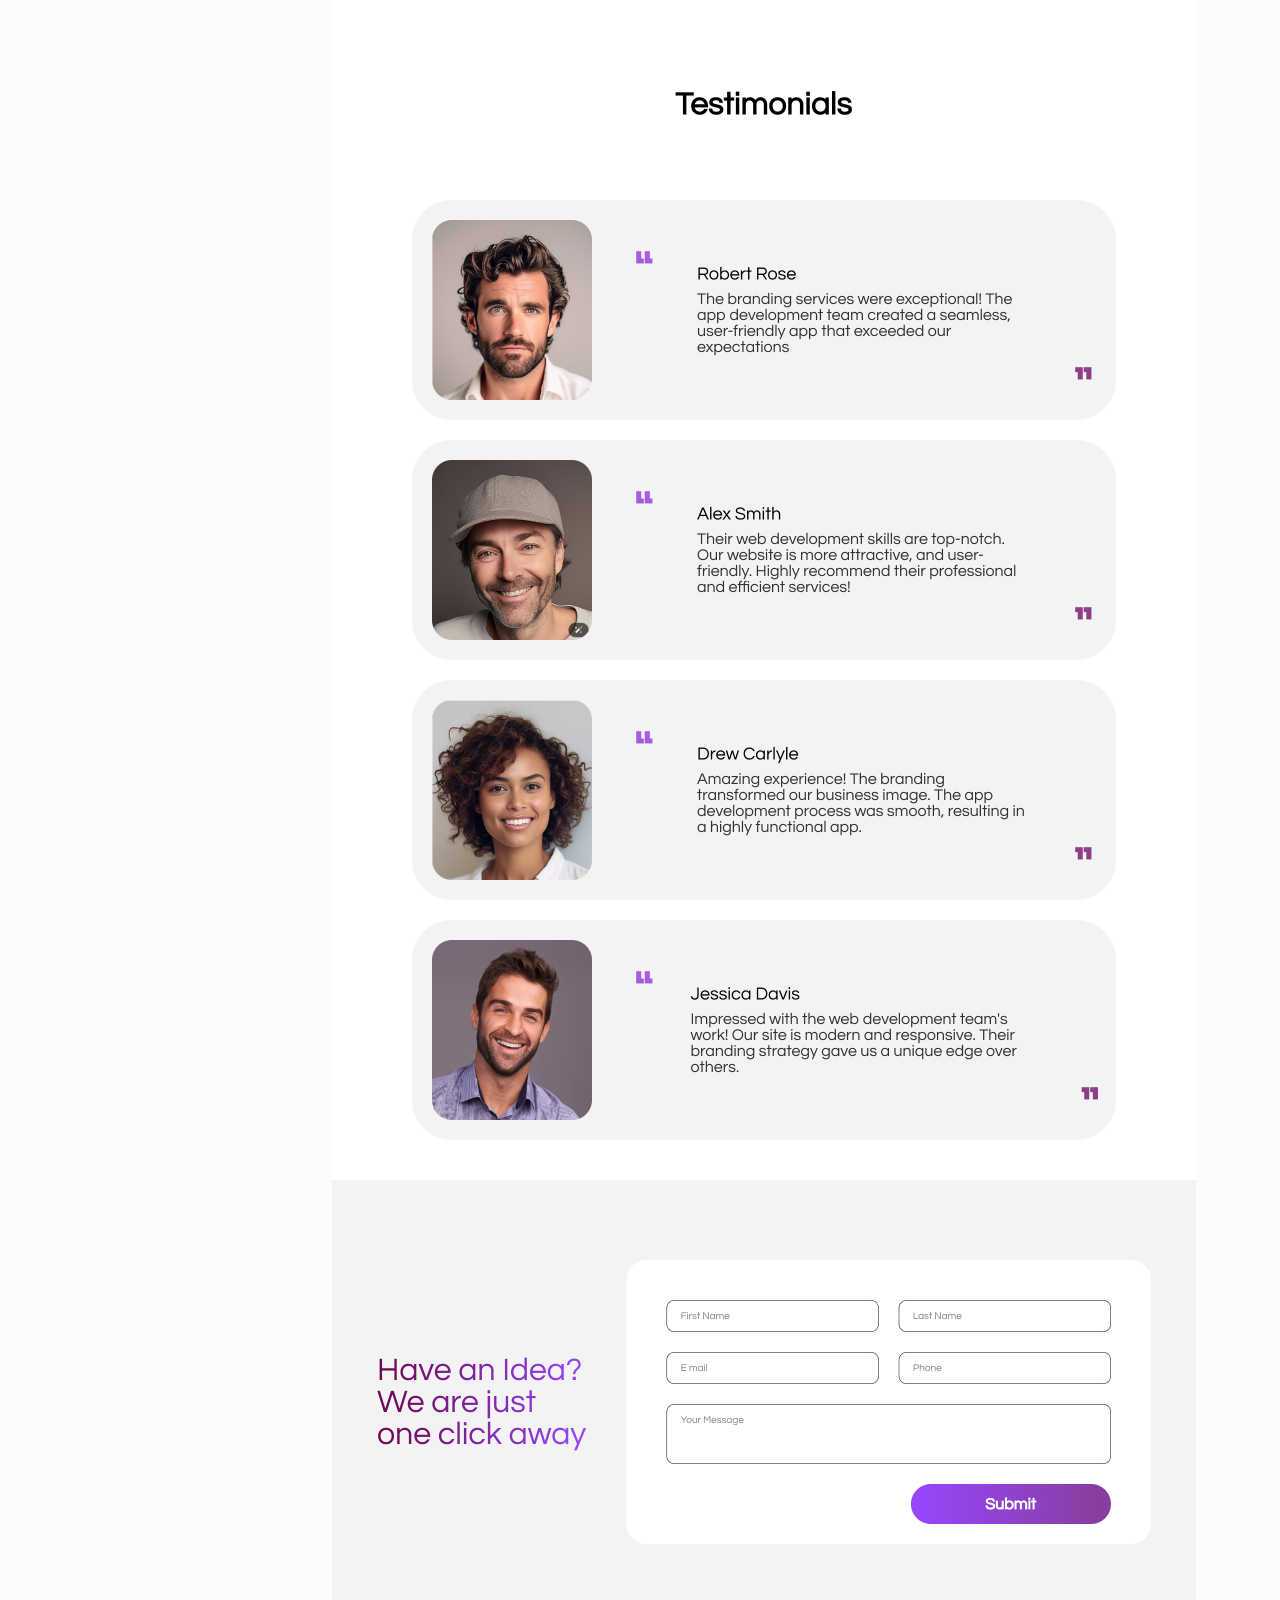
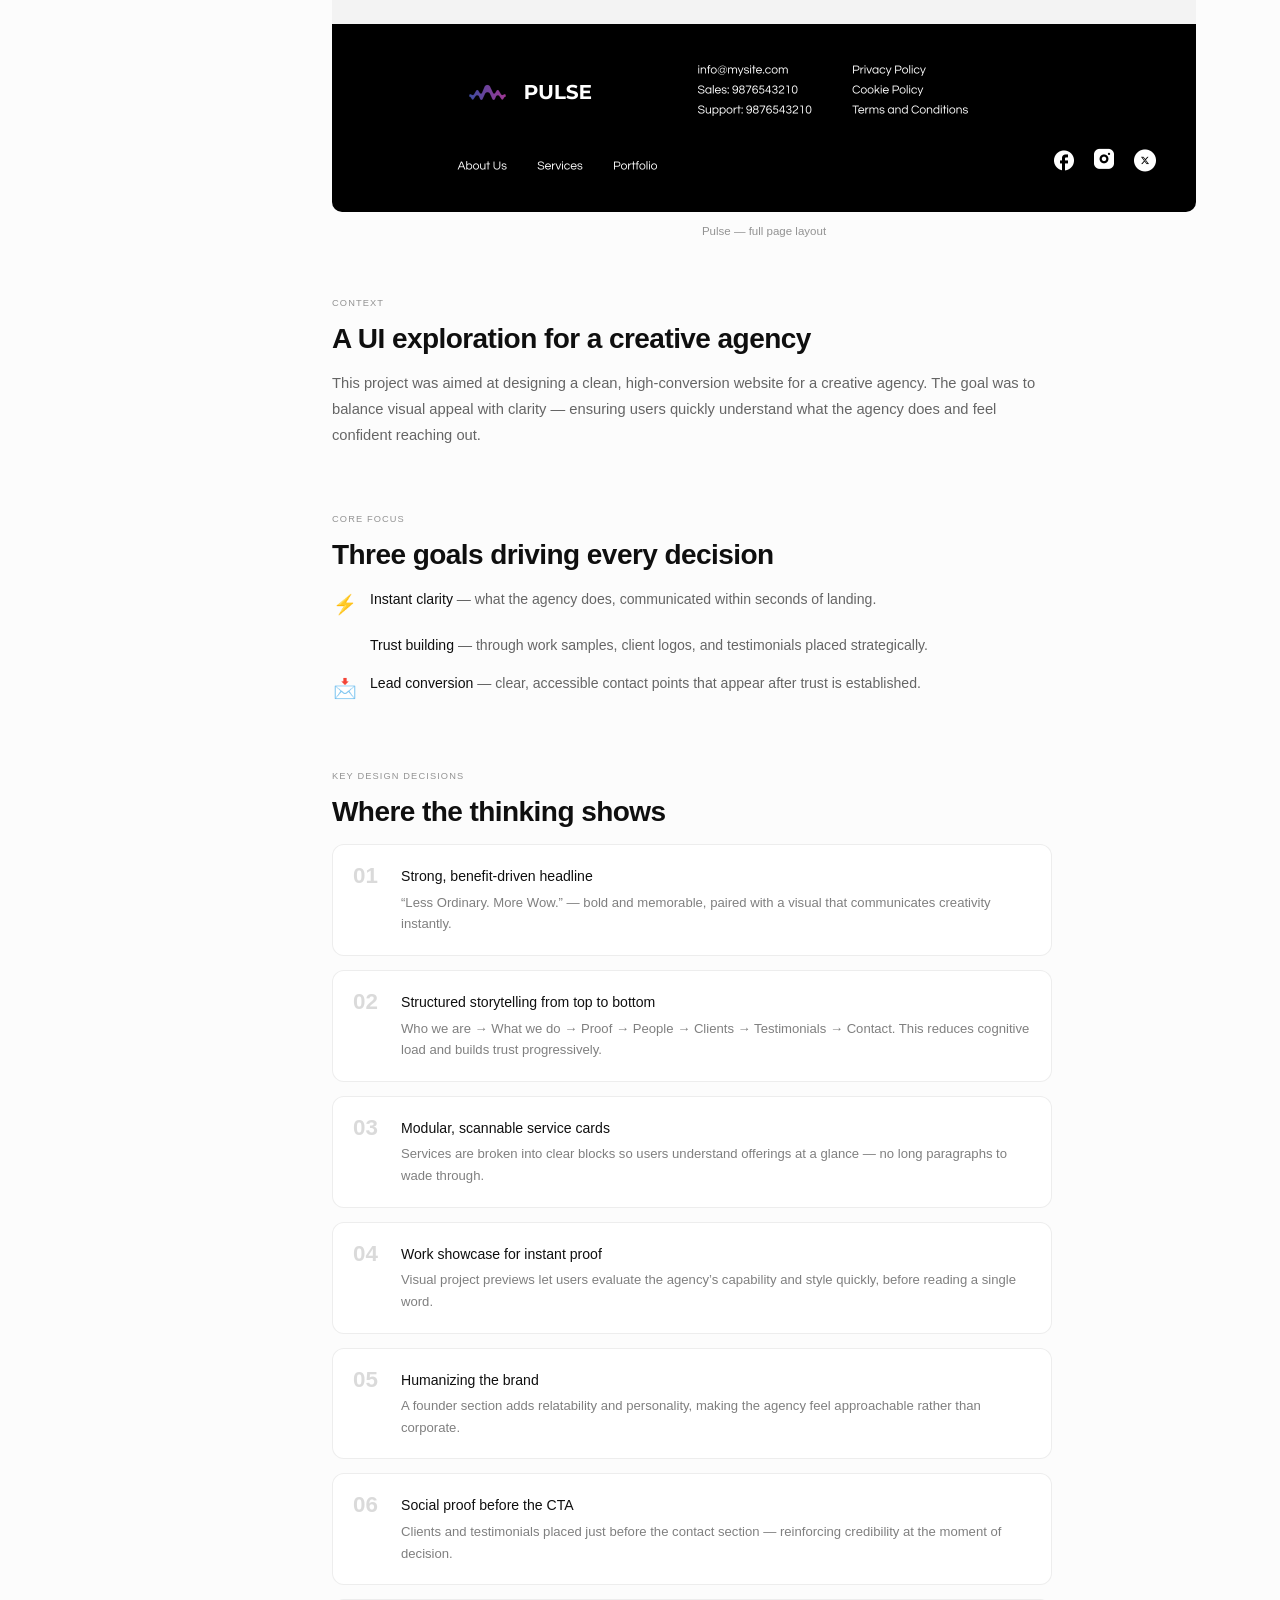
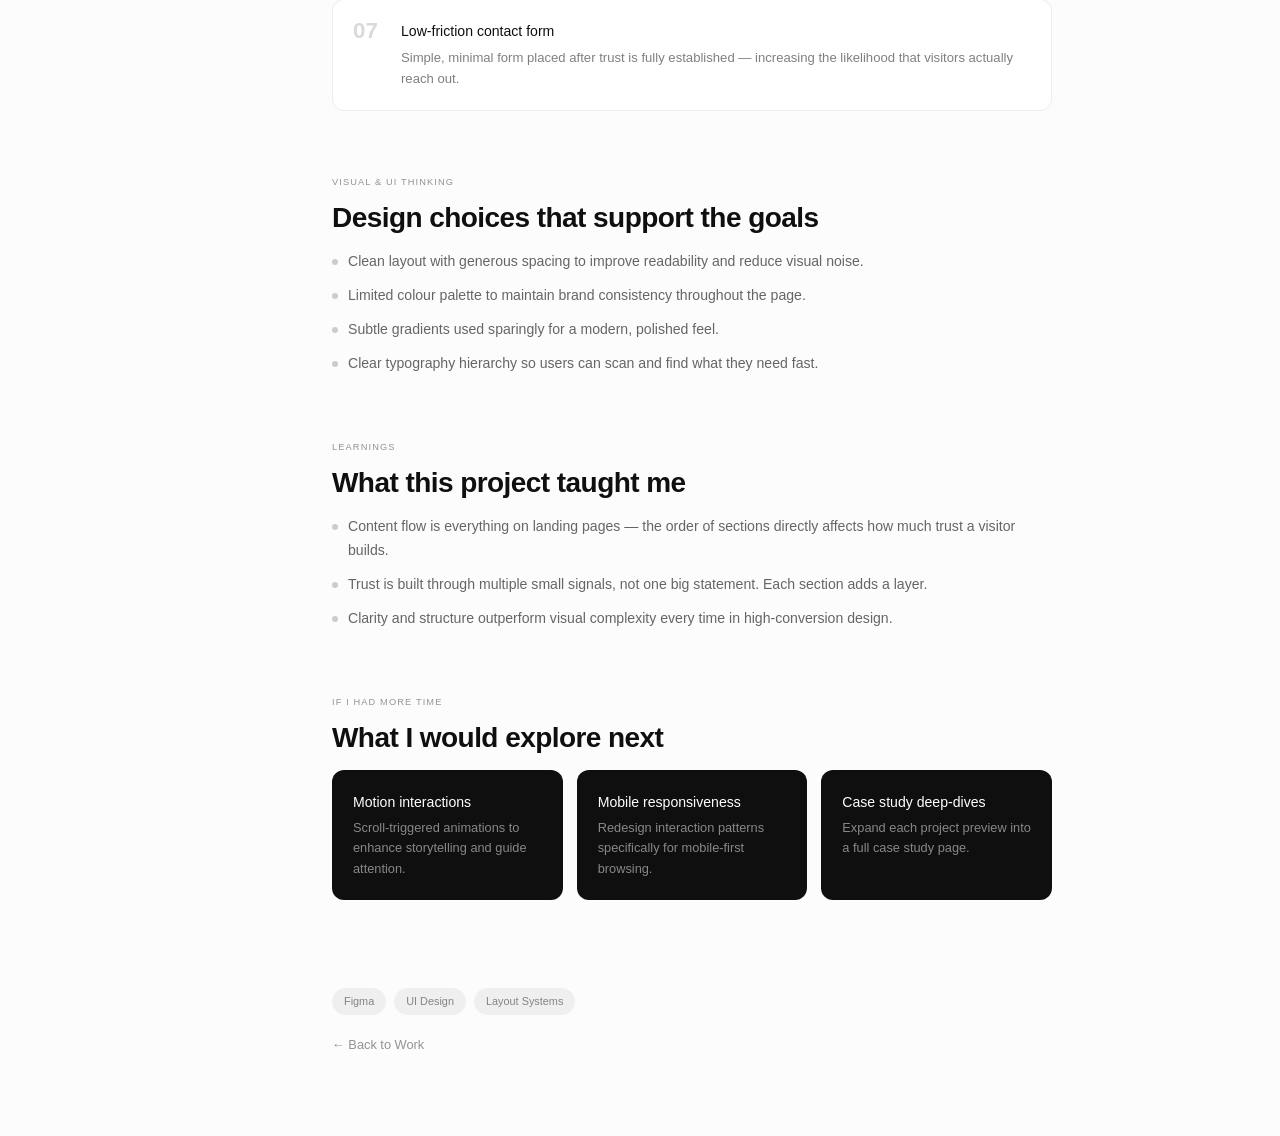
<file: case-studies/pulse.html>
<!DOCTYPE html>
<html lang="en">
<head>
  <meta charset="UTF-8"/>
  <meta name="viewport" content="width=device-width, initial-scale=1.0"/>
  <title>Pulse &mdash; Creative Agency Website &middot; Sarang N</title>
  <link href="https://api.fontshare.com/v2/css?f[]=satoshi@400,500,700,900&display=swap" rel="stylesheet">
  <link rel="stylesheet" href="../shared.css"/>
</head>
<body>
  <div class="cursor" id="cursor"></div>
  <div class="cursor-ring" id="cursorRing"></div>
  <nav class="cs-nav">
    <a class="cs-nav-logo" href="../index.html">Sarang.</a>
    <a class="cs-nav-back" href="../index.html#work">&larr; Back to Work</a>
  </nav>
  <div class="cs-hero">
    <span class="cs-tag">UI Exploration &middot; Agency Website</span>
    <h1 class="cs-hero-title">Pulse &mdash; Creative Agency Website</h1>
    <p class="cs-hero-sub">Designed a modern agency website focused on building trust, communicating value clearly, and converting visitors into inquiries.</p>
    <div class="cs-meta-row">
      <div class="cs-meta-item"><span class="cs-meta-label">Type</span><span class="cs-meta-val">UI Exploration</span></div>
      <div class="cs-meta-item"><span class="cs-meta-label">Focus</span><span class="cs-meta-val">Landing Page &middot; Conversion Design</span></div>
      <div class="cs-meta-item"><span class="cs-meta-label">Tools</span><span class="cs-meta-val">Figma &middot; Layout Systems</span></div>
    </div>
  </div>
  <div class="page-wrap">
    <aside class="toc">
      <div class="toc-label">On this page</div>
      <a href="#context">Context</a>
      <a href="#core-focus">Core Focus</a>
      <a href="#decisions">Design Decisions</a>
      <a href="#visual">Visual Thinking</a>
      <a href="#learnings">Learnings</a>
      <a href="#next">Next Steps</a>
      <div class="toc-spacer"></div>
      <a href="../index.html#work" class="toc-back">&larr; Back to Work</a>
    </aside>
    <div class="cs-body">
      <div class="cs-screens">
        <div class="cs-img-block reveal">
          <img src="../assets/pulse/pulse.png" alt="Pulse creative agency website design"/>
        </div>
        <p class="cs-img-caption">Pulse &mdash; full page layout</p>
      </div>
      <div class="cs-content">

        <div class="cs-section reveal" id="context">
          <span class="cs-section-label">Context</span>
          <h2 class="cs-section-title">A UI exploration for a creative agency</h2>
          <p class="cs-body-text">This project was aimed at designing a clean, high-conversion website for a creative agency. The goal was to balance visual appeal with clarity &mdash; ensuring users quickly understand what the agency does and feel confident reaching out.</p>
        </div>

        <div class="cs-section reveal" id="core-focus">
          <span class="cs-section-label">Core Focus</span>
          <h2 class="cs-section-title">Three goals driving every decision</h2>
          <div class="focus-list">
            <div class="focus-item"><span class="focus-icon">&#9889;</span><div class="focus-text"><strong>Instant clarity</strong> &mdash; what the agency does, communicated within seconds of landing.</div></div>
            <div class="focus-item"><span class="focus-icon"></span><div class="focus-text"><strong>Trust building</strong> &mdash; through work samples, client logos, and testimonials placed strategically.</div></div>
            <div class="focus-item"><span class="focus-icon">&#128233;</span><div class="focus-text"><strong>Lead conversion</strong> &mdash; clear, accessible contact points that appear after trust is established.</div></div>
          </div>
        </div>

        <div class="cs-section reveal" id="decisions">
          <span class="cs-section-label">Key Design Decisions</span>
          <h2 class="cs-section-title">Where the thinking shows</h2>
          <div class="insight-list">
            <div class="insight-card"><div class="insight-n">01</div><div><div class="insight-title">Strong, benefit-driven headline</div><div class="insight-body">&ldquo;Less Ordinary. More Wow.&rdquo; &mdash; bold and memorable, paired with a visual that communicates creativity instantly.</div></div></div>
            <div class="insight-card"><div class="insight-n">02</div><div><div class="insight-title">Structured storytelling from top to bottom</div><div class="insight-body">Who we are &rarr; What we do &rarr; Proof &rarr; People &rarr; Clients &rarr; Testimonials &rarr; Contact. This reduces cognitive load and builds trust progressively.</div></div></div>
            <div class="insight-card"><div class="insight-n">03</div><div><div class="insight-title">Modular, scannable service cards</div><div class="insight-body">Services are broken into clear blocks so users understand offerings at a glance &mdash; no long paragraphs to wade through.</div></div></div>
            <div class="insight-card"><div class="insight-n">04</div><div><div class="insight-title">Work showcase for instant proof</div><div class="insight-body">Visual project previews let users evaluate the agency&rsquo;s capability and style quickly, before reading a single word.</div></div></div>
            <div class="insight-card"><div class="insight-n">05</div><div><div class="insight-title">Humanizing the brand</div><div class="insight-body">A founder section adds relatability and personality, making the agency feel approachable rather than corporate.</div></div></div>
            <div class="insight-card"><div class="insight-n">06</div><div><div class="insight-title">Social proof before the CTA</div><div class="insight-body">Clients and testimonials placed just before the contact section &mdash; reinforcing credibility at the moment of decision.</div></div></div>
            <div class="insight-card"><div class="insight-n">07</div><div><div class="insight-title">Low-friction contact form</div><div class="insight-body">Simple, minimal form placed after trust is fully established &mdash; increasing the likelihood that visitors actually reach out.</div></div></div>
          </div>
        </div>

        <div class="cs-section reveal" id="visual">
          <span class="cs-section-label">Visual &amp; UI Thinking</span>
          <h2 class="cs-section-title">Design choices that support the goals</h2>
          <div class="dot-list">
            <div class="dot-item"><div class="dot"></div><span>Clean layout with generous spacing to improve readability and reduce visual noise.</span></div>
            <div class="dot-item"><div class="dot"></div><span>Limited colour palette to maintain brand consistency throughout the page.</span></div>
            <div class="dot-item"><div class="dot"></div><span>Subtle gradients used sparingly for a modern, polished feel.</span></div>
            <div class="dot-item"><div class="dot"></div><span>Clear typography hierarchy so users can scan and find what they need fast.</span></div>
          </div>
        </div>

        <div class="cs-section reveal" id="learnings">
          <span class="cs-section-label">Learnings</span>
          <h2 class="cs-section-title">What this project taught me</h2>
          <div class="dot-list">
            <div class="dot-item"><div class="dot"></div><span>Content flow is everything on landing pages &mdash; the order of sections directly affects how much trust a visitor builds.</span></div>
            <div class="dot-item"><div class="dot"></div><span>Trust is built through multiple small signals, not one big statement. Each section adds a layer.</span></div>
            <div class="dot-item"><div class="dot"></div><span>Clarity and structure outperform visual complexity every time in high-conversion design.</span></div>
          </div>
        </div>

        <div class="cs-section reveal" id="next">
          <span class="cs-section-label">If I Had More Time</span>
          <h2 class="cs-section-title">What I would explore next</h2>
          <div class="card-grid cols3">
            <div class="card dark"><div class="card-title">Motion interactions</div><div class="card-body">Scroll-triggered animations to enhance storytelling and guide attention.</div></div>
            <div class="card dark"><div class="card-title">Mobile responsiveness</div><div class="card-body">Redesign interaction patterns specifically for mobile-first browsing.</div></div>
            <div class="card dark"><div class="card-title">Case study deep-dives</div><div class="card-body">Expand each project preview into a full case study page.</div></div>
          </div>
        </div>

      </div>
      <div class="page-footer-meta">
        <div class="tools-row"><span class="tool-pill">Figma</span><span class="tool-pill">UI Design</span><span class="tool-pill">Layout Systems</span></div>
        <a href="../index.html#work" class="btn-back">&larr; Back to Work</a>
      </div>
    </div>
  </div>
  <script src="../shared.js"></script>
  <script>
    const toc=document.querySelectorAll('.toc a[href^="#"]');
    const obs=new IntersectionObserver(entries=>{entries.forEach(e=>{if(e.isIntersecting){toc.forEach(a=>a.classList.toggle('active',a.getAttribute('href')==='#'+e.target.id))}})},{threshold:.35});
    document.querySelectorAll('.cs-section[id]').forEach(s=>obs.observe(s));
  </script>
</body>
</html>
</file>
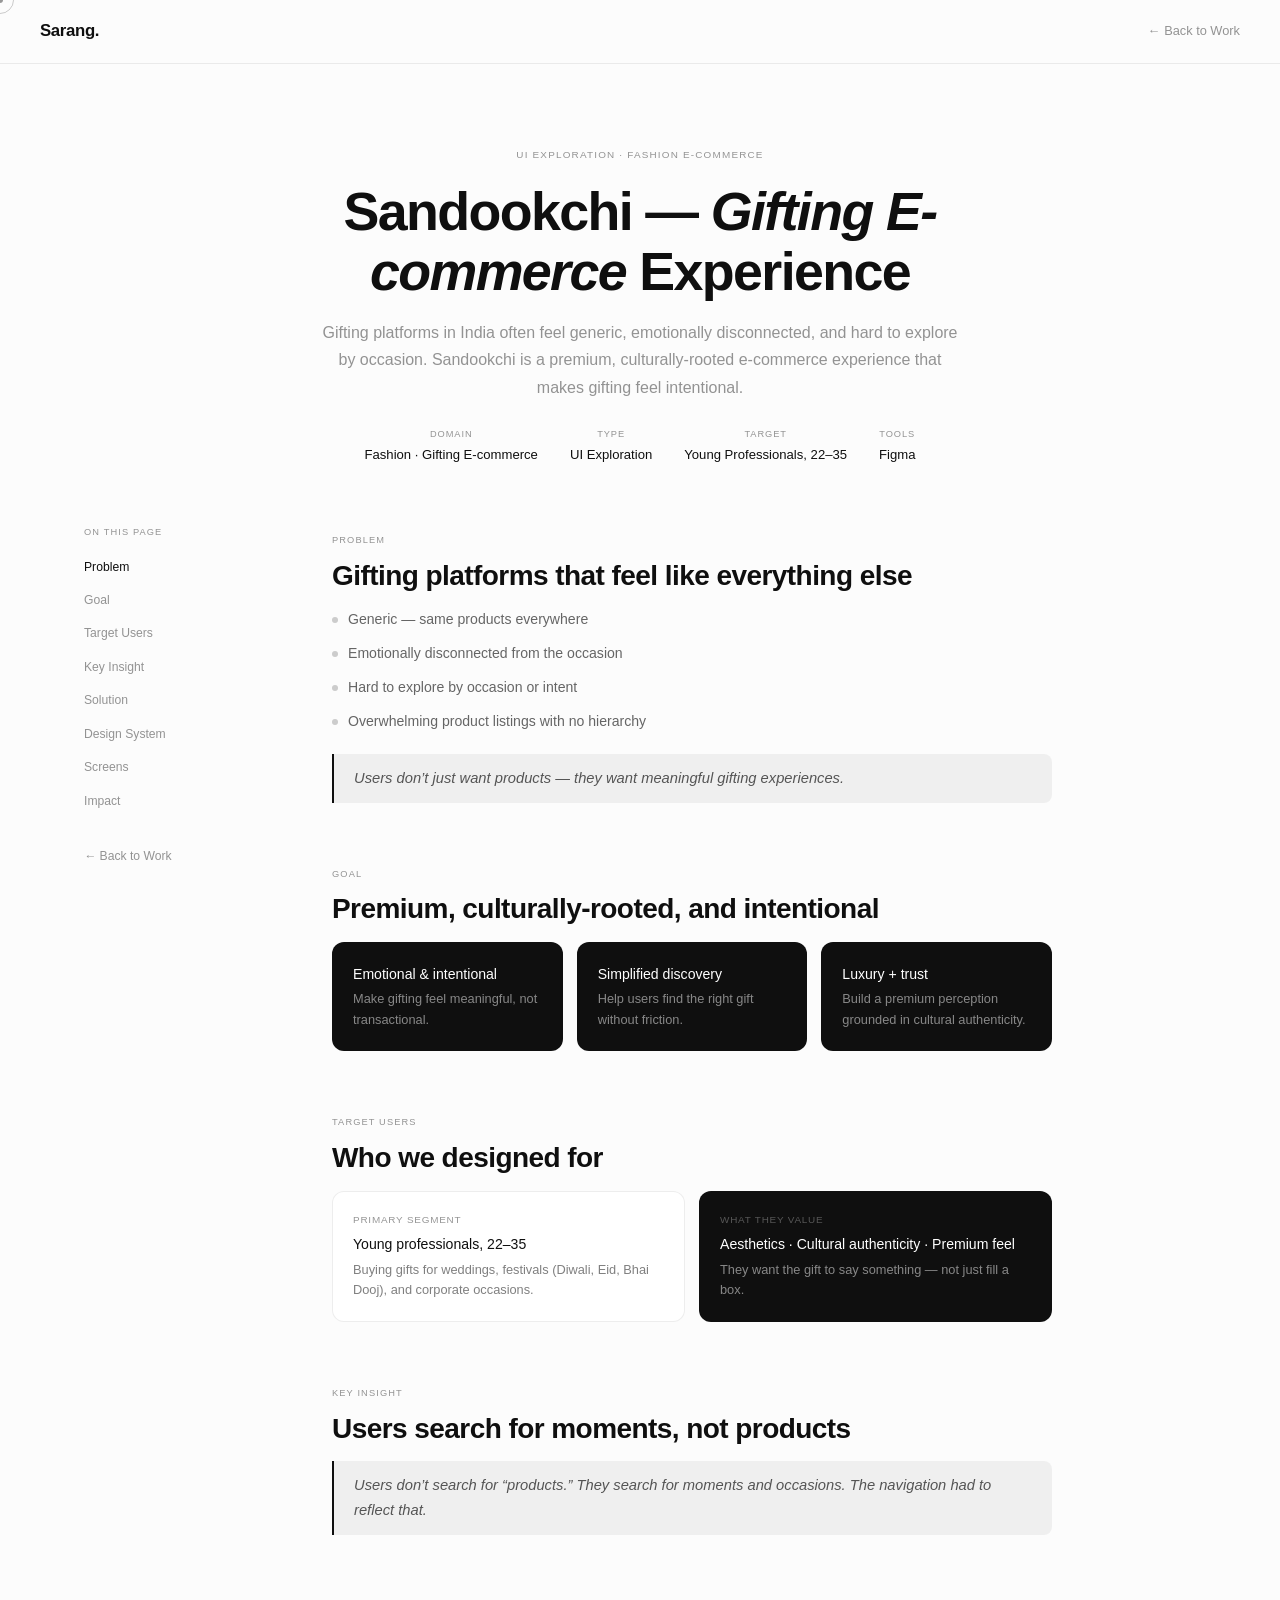
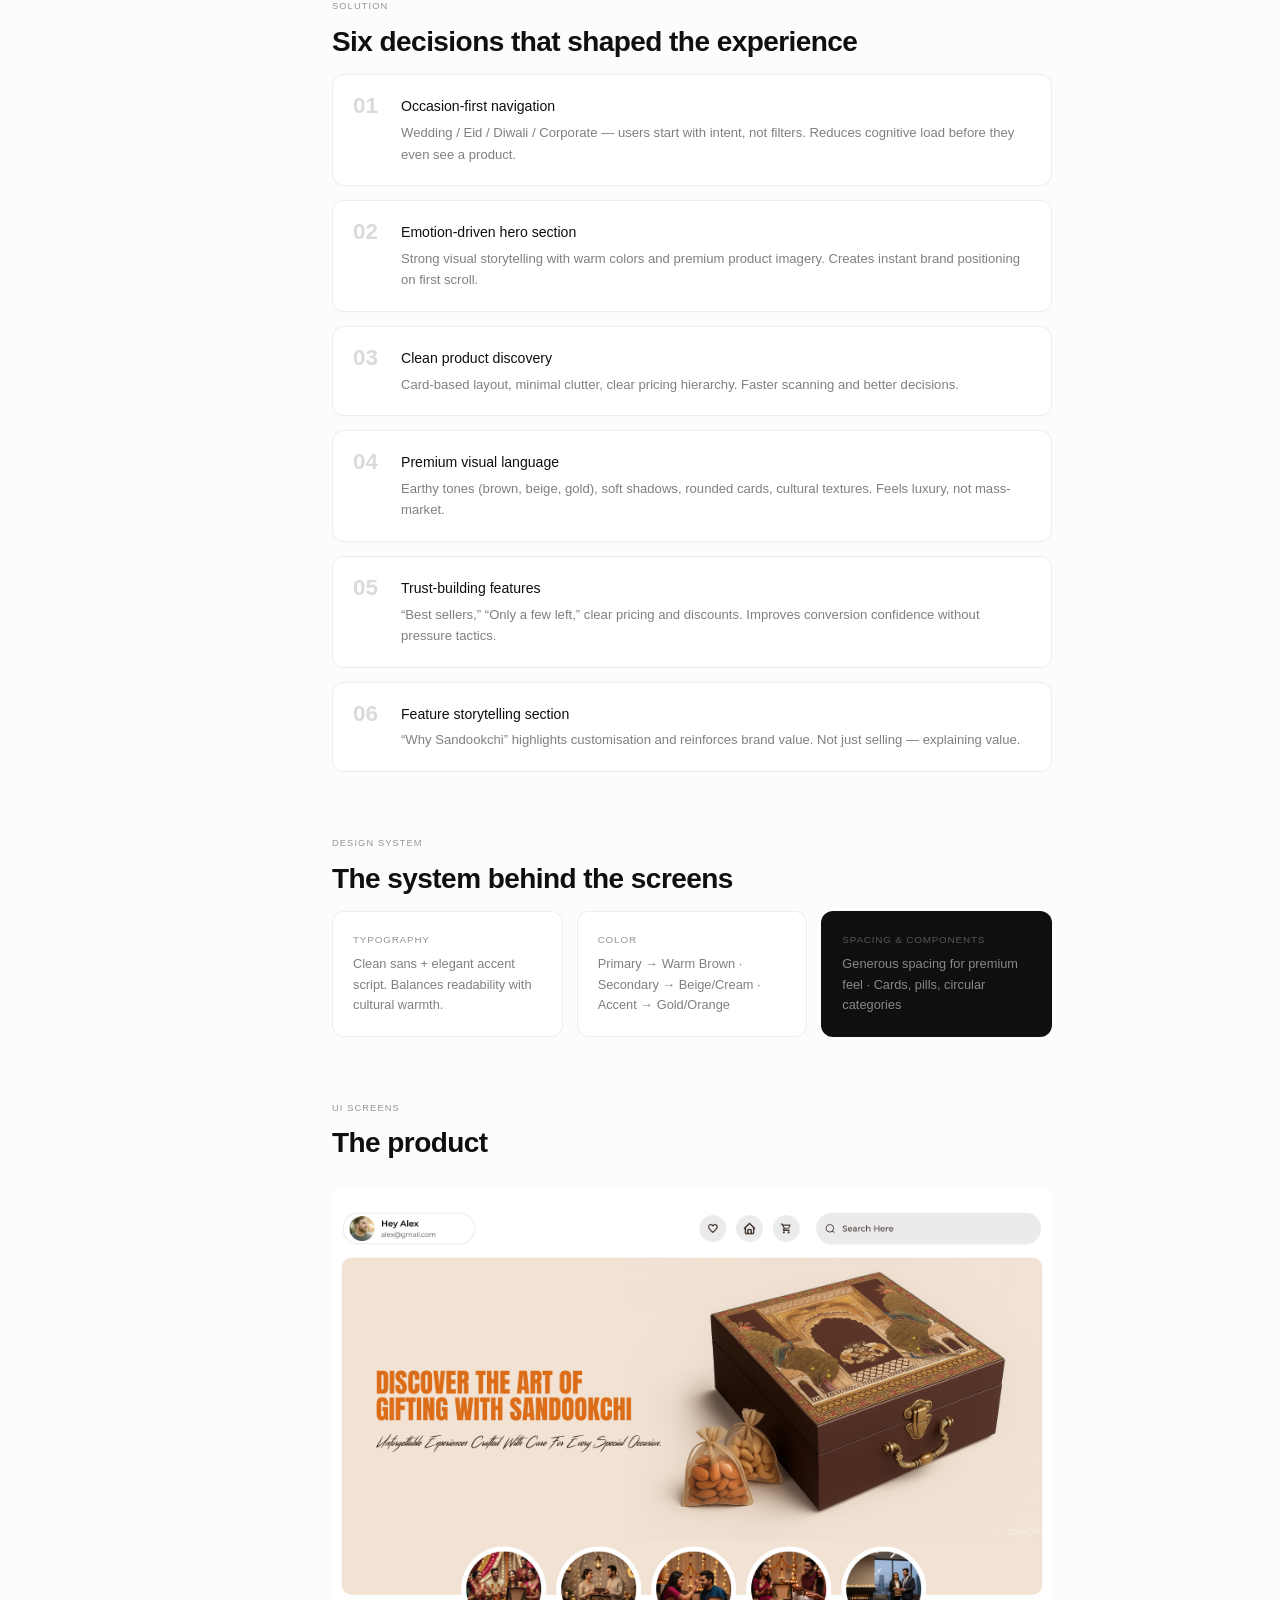
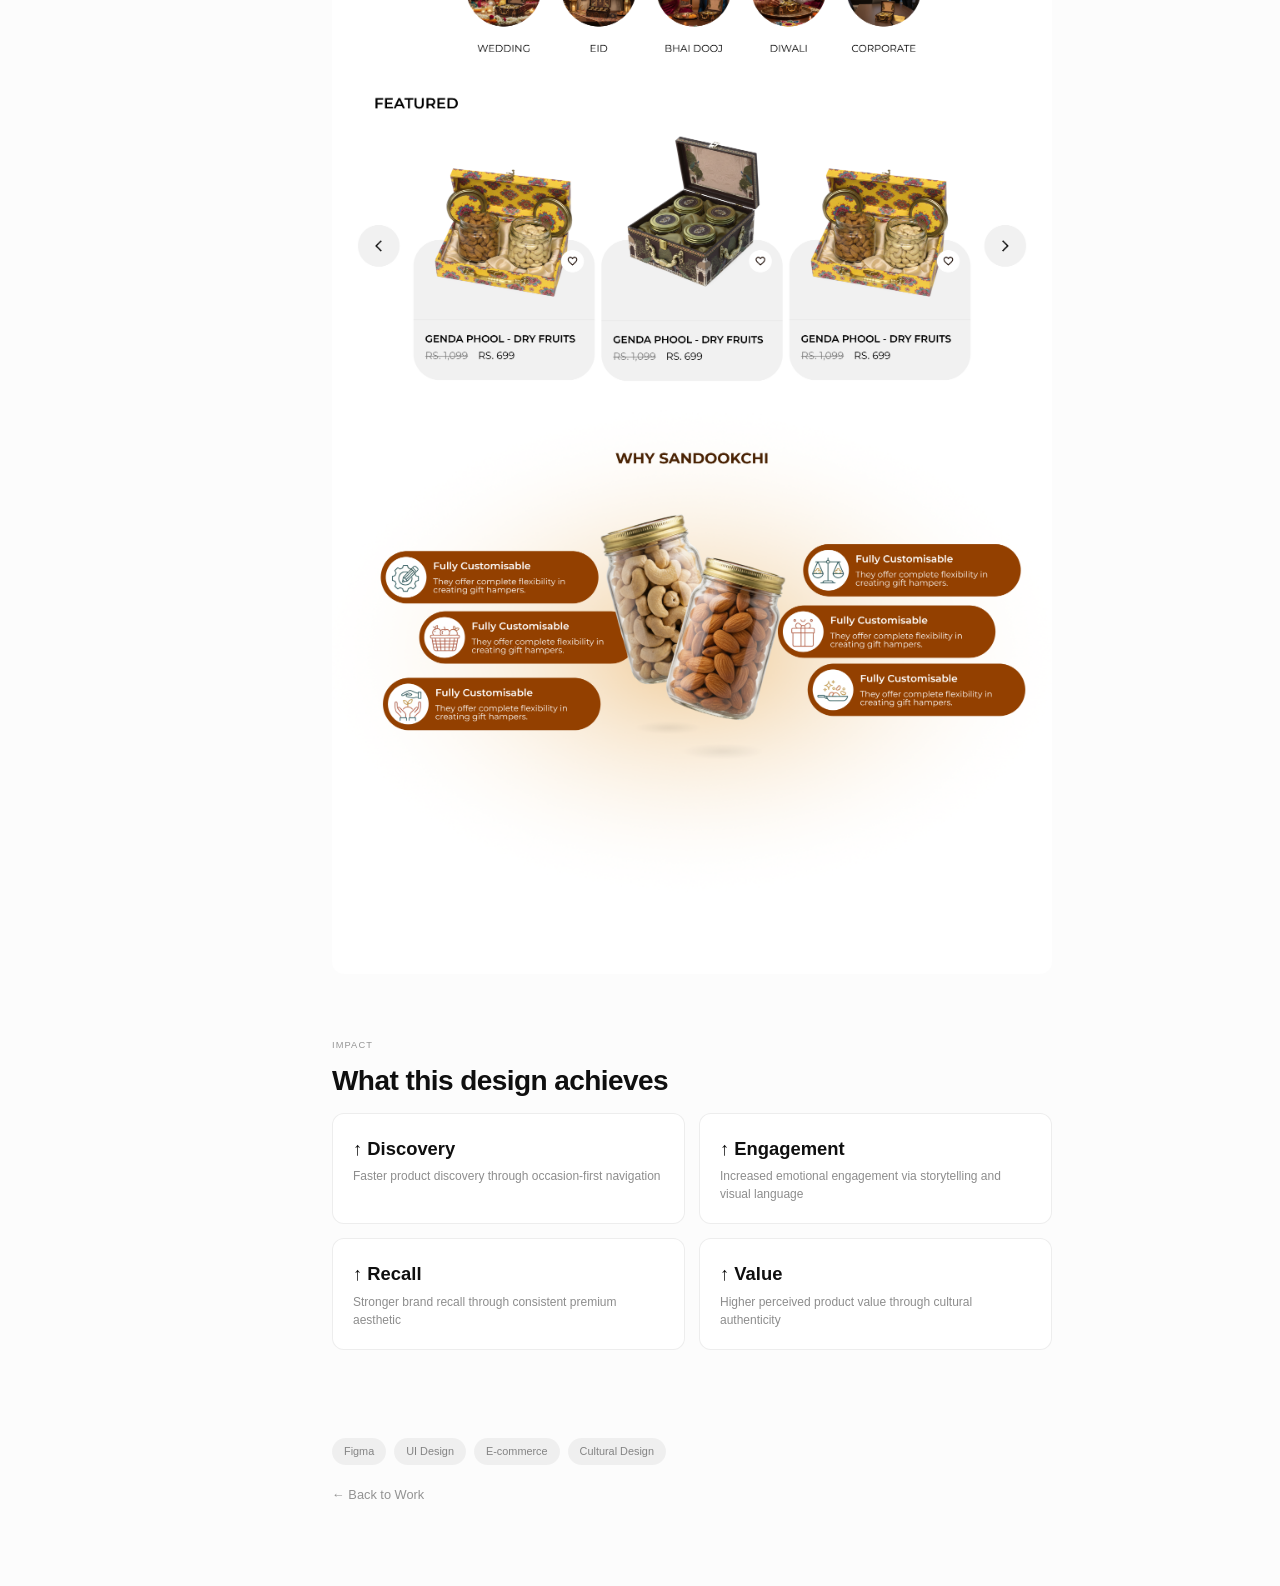
<file: case-studies/sandookchi.html>
<!DOCTYPE html>
<html lang="en">
<head>
  <meta charset="UTF-8"/>
  <meta name="viewport" content="width=device-width, initial-scale=1.0"/>
  <title>Sandookchi — Fashion E-commerce · Sarang N</title>
  <link href="https://api.fontshare.com/v2/css?f[]=satoshi@400,500,700,900&display=swap" rel="stylesheet">
  <link rel="stylesheet" href="../shared.css"/>
  <style>
    .full-img{width:100%;border-radius:12px;overflow:hidden;margin-top:24px}
    .full-img img{width:100%;height:auto;display:block}
  </style>
</head>
<body>
  <div class="cursor" id="cursor"></div>
  <div class="cursor-ring" id="cursorRing"></div>
  <nav class="cs-nav">
    <a class="cs-nav-logo" href="../index.html">Sarang.</a>
    <a class="cs-nav-back" href="../index.html#other-works">&#8592; Back to Work</a>
  </nav>
  <div class="cs-hero">
    <span class="cs-tag">UI Exploration &#183; Fashion E-commerce</span>
    <h1 class="cs-hero-title">Sandookchi &#8212; <em>Gifting E-commerce</em> Experience</h1>
    <p class="cs-hero-sub">Gifting platforms in India often feel generic, emotionally disconnected, and hard to explore by occasion. Sandookchi is a premium, culturally-rooted e-commerce experience that makes gifting feel intentional.</p>
    <div class="cs-meta-row">
      <div class="cs-meta-item"><span class="cs-meta-label">Domain</span><span class="cs-meta-val">Fashion &#183; Gifting E-commerce</span></div>
      <div class="cs-meta-item"><span class="cs-meta-label">Type</span><span class="cs-meta-val">UI Exploration</span></div>
      <div class="cs-meta-item"><span class="cs-meta-label">Target</span><span class="cs-meta-val">Young Professionals, 22&#8211;35</span></div>
      <div class="cs-meta-item"><span class="cs-meta-label">Tools</span><span class="cs-meta-val">Figma</span></div>
    </div>
  </div>
  <div class="page-wrap">
    <aside class="toc">
      <div class="toc-label">On this page</div>
      <a href="#problem">Problem</a>
      <a href="#goal">Goal</a>
      <a href="#users">Target Users</a>
      <a href="#insight">Key Insight</a>
      <a href="#solution">Solution</a>
      <a href="#design-system">Design System</a>
      <a href="#screens">Screens</a>
      <a href="#impact">Impact</a>
      <div class="toc-spacer"></div>
      <a href="../index.html#other-works" class="toc-back">&#8592; Back to Work</a>
    </aside>
    <div class="cs-body">
      <div class="cs-content">

        <div class="cs-section reveal" id="problem">
          <span class="cs-section-label">Problem</span>
          <h2 class="cs-section-title">Gifting platforms that feel like everything else</h2>
          <div class="dot-list">
            <div class="dot-item"><div class="dot"></div><span>Generic &#8212; same products everywhere</span></div>
            <div class="dot-item"><div class="dot"></div><span>Emotionally disconnected from the occasion</span></div>
            <div class="dot-item"><div class="dot"></div><span>Hard to explore by occasion or intent</span></div>
            <div class="dot-item"><div class="dot"></div><span>Overwhelming product listings with no hierarchy</span></div>
          </div>
          <div class="pull-quote" style="margin-top:20px"><p>Users don&#8217;t just want products &#8212; they want meaningful gifting experiences.</p></div>
        </div>

        <div class="cs-section reveal" id="goal">
          <span class="cs-section-label">Goal</span>
          <h2 class="cs-section-title">Premium, culturally-rooted, and intentional</h2>
          <div class="card-grid cols3">
            <div class="card dark"><div class="card-title">Emotional &amp; intentional</div><div class="card-body">Make gifting feel meaningful, not transactional.</div></div>
            <div class="card dark"><div class="card-title">Simplified discovery</div><div class="card-body">Help users find the right gift without friction.</div></div>
            <div class="card dark"><div class="card-title">Luxury + trust</div><div class="card-body">Build a premium perception grounded in cultural authenticity.</div></div>
          </div>
        </div>

        <div class="cs-section reveal" id="users">
          <span class="cs-section-label">Target Users</span>
          <h2 class="cs-section-title">Who we designed for</h2>
          <div class="card-grid">
            <div class="card">
              <div class="card-num">Primary Segment</div>
              <div class="card-title">Young professionals, 22&#8211;35</div>
              <div class="card-body">Buying gifts for weddings, festivals (Diwali, Eid, Bhai Dooj), and corporate occasions.</div>
            </div>
            <div class="card dark">
              <div class="card-num">What they value</div>
              <div class="card-title">Aesthetics &#183; Cultural authenticity &#183; Premium feel</div>
              <div class="card-body">They want the gift to say something &#8212; not just fill a box.</div>
            </div>
          </div>
        </div>

        <div class="cs-section reveal" id="insight">
          <span class="cs-section-label">Key Insight</span>
          <h2 class="cs-section-title">Users search for moments, not products</h2>
          <div class="pull-quote"><p>Users don&#8217;t search for &#8220;products.&#8221; They search for moments and occasions. The navigation had to reflect that.</p></div>
        </div>

        <div class="cs-section reveal" id="solution">
          <span class="cs-section-label">Solution</span>
          <h2 class="cs-section-title">Six decisions that shaped the experience</h2>
          <div class="insight-list">
            <div class="insight-card"><div class="insight-n">01</div><div><div class="insight-title">Occasion-first navigation</div><div class="insight-body">Wedding / Eid / Diwali / Corporate &#8212; users start with intent, not filters. Reduces cognitive load before they even see a product.</div></div></div>
            <div class="insight-card"><div class="insight-n">02</div><div><div class="insight-title">Emotion-driven hero section</div><div class="insight-body">Strong visual storytelling with warm colors and premium product imagery. Creates instant brand positioning on first scroll.</div></div></div>
            <div class="insight-card"><div class="insight-n">03</div><div><div class="insight-title">Clean product discovery</div><div class="insight-body">Card-based layout, minimal clutter, clear pricing hierarchy. Faster scanning and better decisions.</div></div></div>
            <div class="insight-card"><div class="insight-n">04</div><div><div class="insight-title">Premium visual language</div><div class="insight-body">Earthy tones (brown, beige, gold), soft shadows, rounded cards, cultural textures. Feels luxury, not mass-market.</div></div></div>
            <div class="insight-card"><div class="insight-n">05</div><div><div class="insight-title">Trust-building features</div><div class="insight-body">&#8220;Best sellers,&#8221; &#8220;Only a few left,&#8221; clear pricing and discounts. Improves conversion confidence without pressure tactics.</div></div></div>
            <div class="insight-card"><div class="insight-n">06</div><div><div class="insight-title">Feature storytelling section</div><div class="insight-body">&#8220;Why Sandookchi&#8221; highlights customisation and reinforces brand value. Not just selling &#8212; explaining value.</div></div></div>
          </div>
        </div>

        <div class="cs-section reveal" id="design-system">
          <span class="cs-section-label">Design System</span>
          <h2 class="cs-section-title">The system behind the screens</h2>
          <div class="card-grid cols3">
            <div class="card">
              <div class="card-num">Typography</div>
              <div class="card-body">Clean sans + elegant accent script. Balances readability with cultural warmth.</div>
            </div>
            <div class="card">
              <div class="card-num">Color</div>
              <div class="card-body">Primary &#8594; Warm Brown &#183; Secondary &#8594; Beige/Cream &#183; Accent &#8594; Gold/Orange</div>
            </div>
            <div class="card dark">
              <div class="card-num">Spacing &amp; Components</div>
              <div class="card-body">Generous spacing for premium feel &#183; Cards, pills, circular categories</div>
            </div>
          </div>
        </div>

        <div class="cs-section" id="screens">
          <span class="cs-section-label">UI Screens</span>
          <h2 class="cs-section-title">The product</h2>
          <div class="full-img">
            <img src="../assets/sandookchi/sandookchi.png" alt="Sandookchi UI screens"/>
          </div>
        </div>

        <div class="cs-section reveal" id="impact">
          <span class="cs-section-label">Impact</span>
          <h2 class="cs-section-title">What this design achieves</h2>
          <div class="test-stats">
            <div class="test-stat"><div class="test-stat-num">&#8593; Discovery</div><div class="test-stat-desc">Faster product discovery through occasion-first navigation</div></div>
            <div class="test-stat"><div class="test-stat-num">&#8593; Engagement</div><div class="test-stat-desc">Increased emotional engagement via storytelling and visual language</div></div>
            <div class="test-stat"><div class="test-stat-num">&#8593; Recall</div><div class="test-stat-desc">Stronger brand recall through consistent premium aesthetic</div></div>
            <div class="test-stat"><div class="test-stat-num">&#8593; Value</div><div class="test-stat-desc">Higher perceived product value through cultural authenticity</div></div>
          </div>
        </div>

      </div>
      <div class="page-footer-meta">
        <div class="tools-row"><span class="tool-pill">Figma</span><span class="tool-pill">UI Design</span><span class="tool-pill">E-commerce</span><span class="tool-pill">Cultural Design</span></div>
        <a href="../index.html#other-works" class="btn-back">&#8592; Back to Work</a>
      </div>
    </div>
  </div>
  <script src="../shared.js"></script>
  <script>
    const toc=document.querySelectorAll('.toc a[href^="#"]');
    const obs=new IntersectionObserver(entries=>{entries.forEach(e=>{if(e.isIntersecting){toc.forEach(a=>a.classList.toggle('active',a.getAttribute('href')==='#'+e.target.id))}})},{threshold:.35});
    document.querySelectorAll('.cs-section[id]').forEach(s=>obs.observe(s));
  </script>
</body>
</html>
</file>
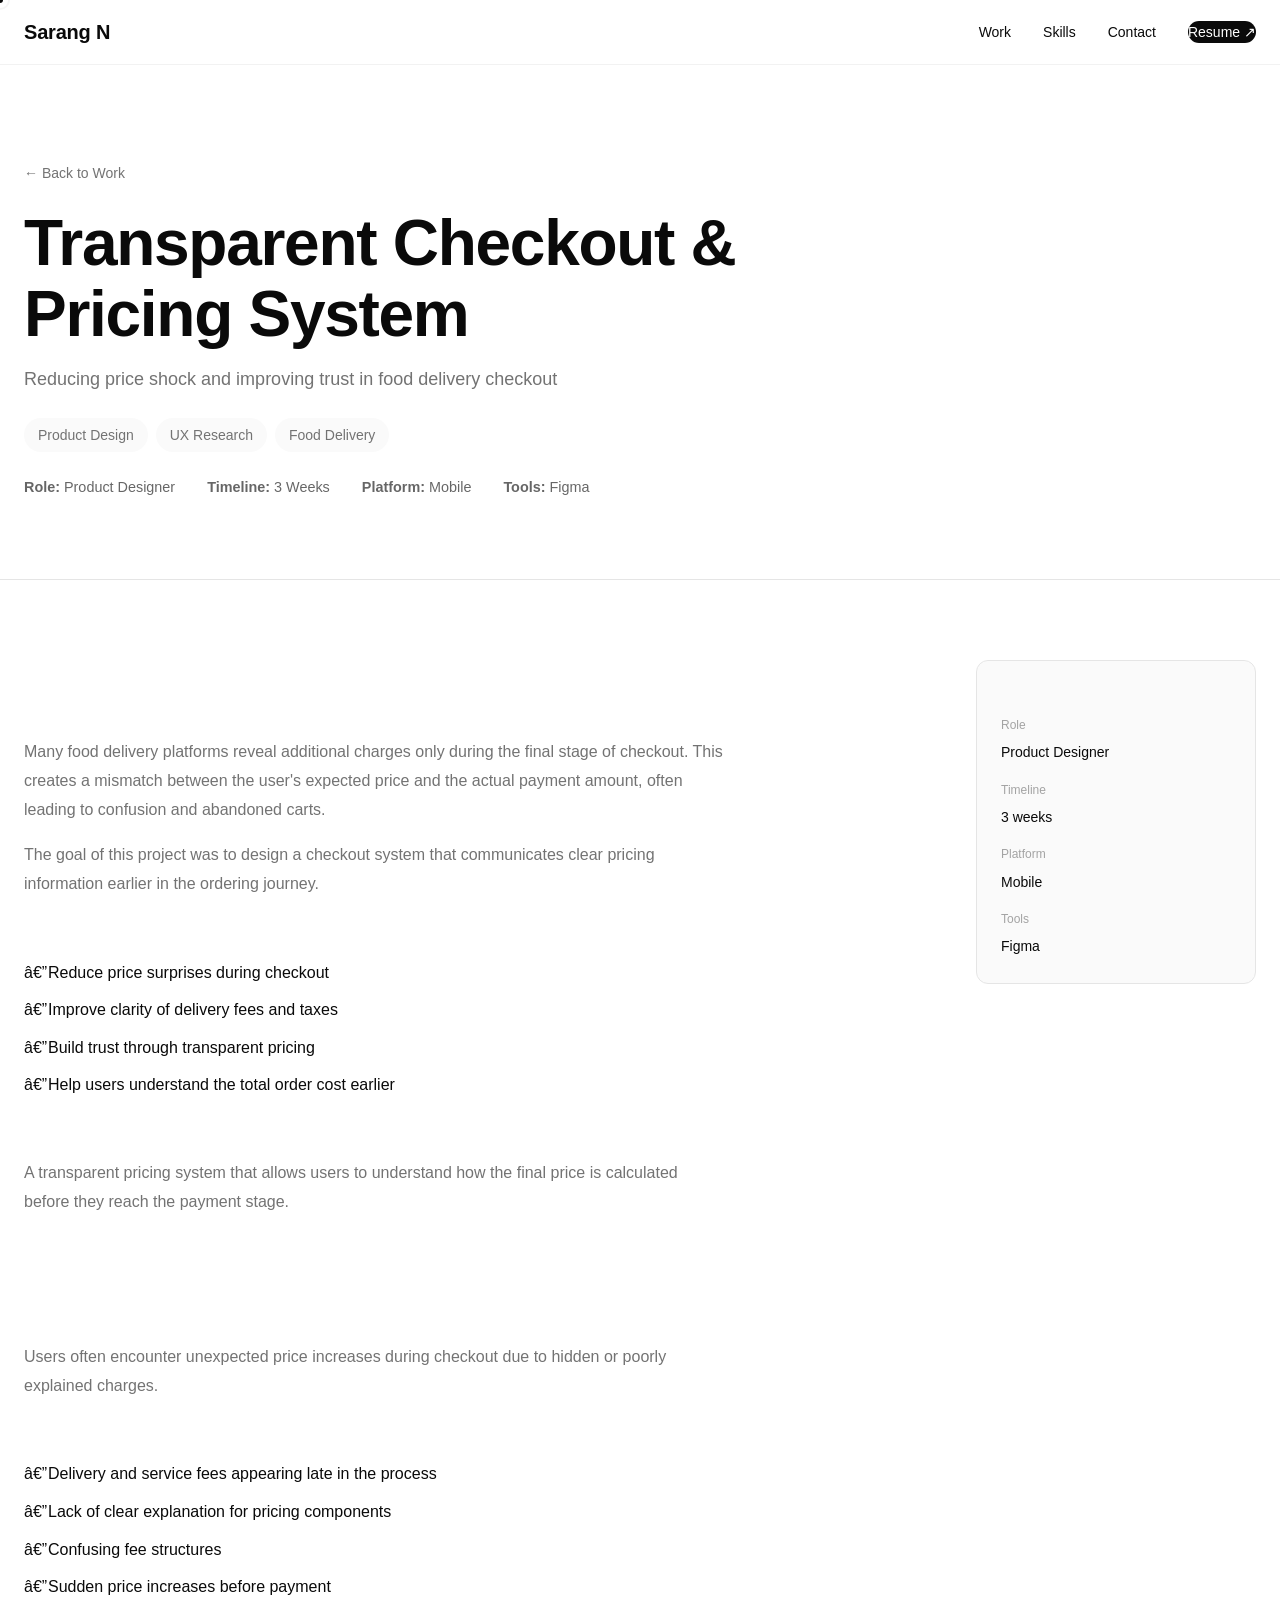
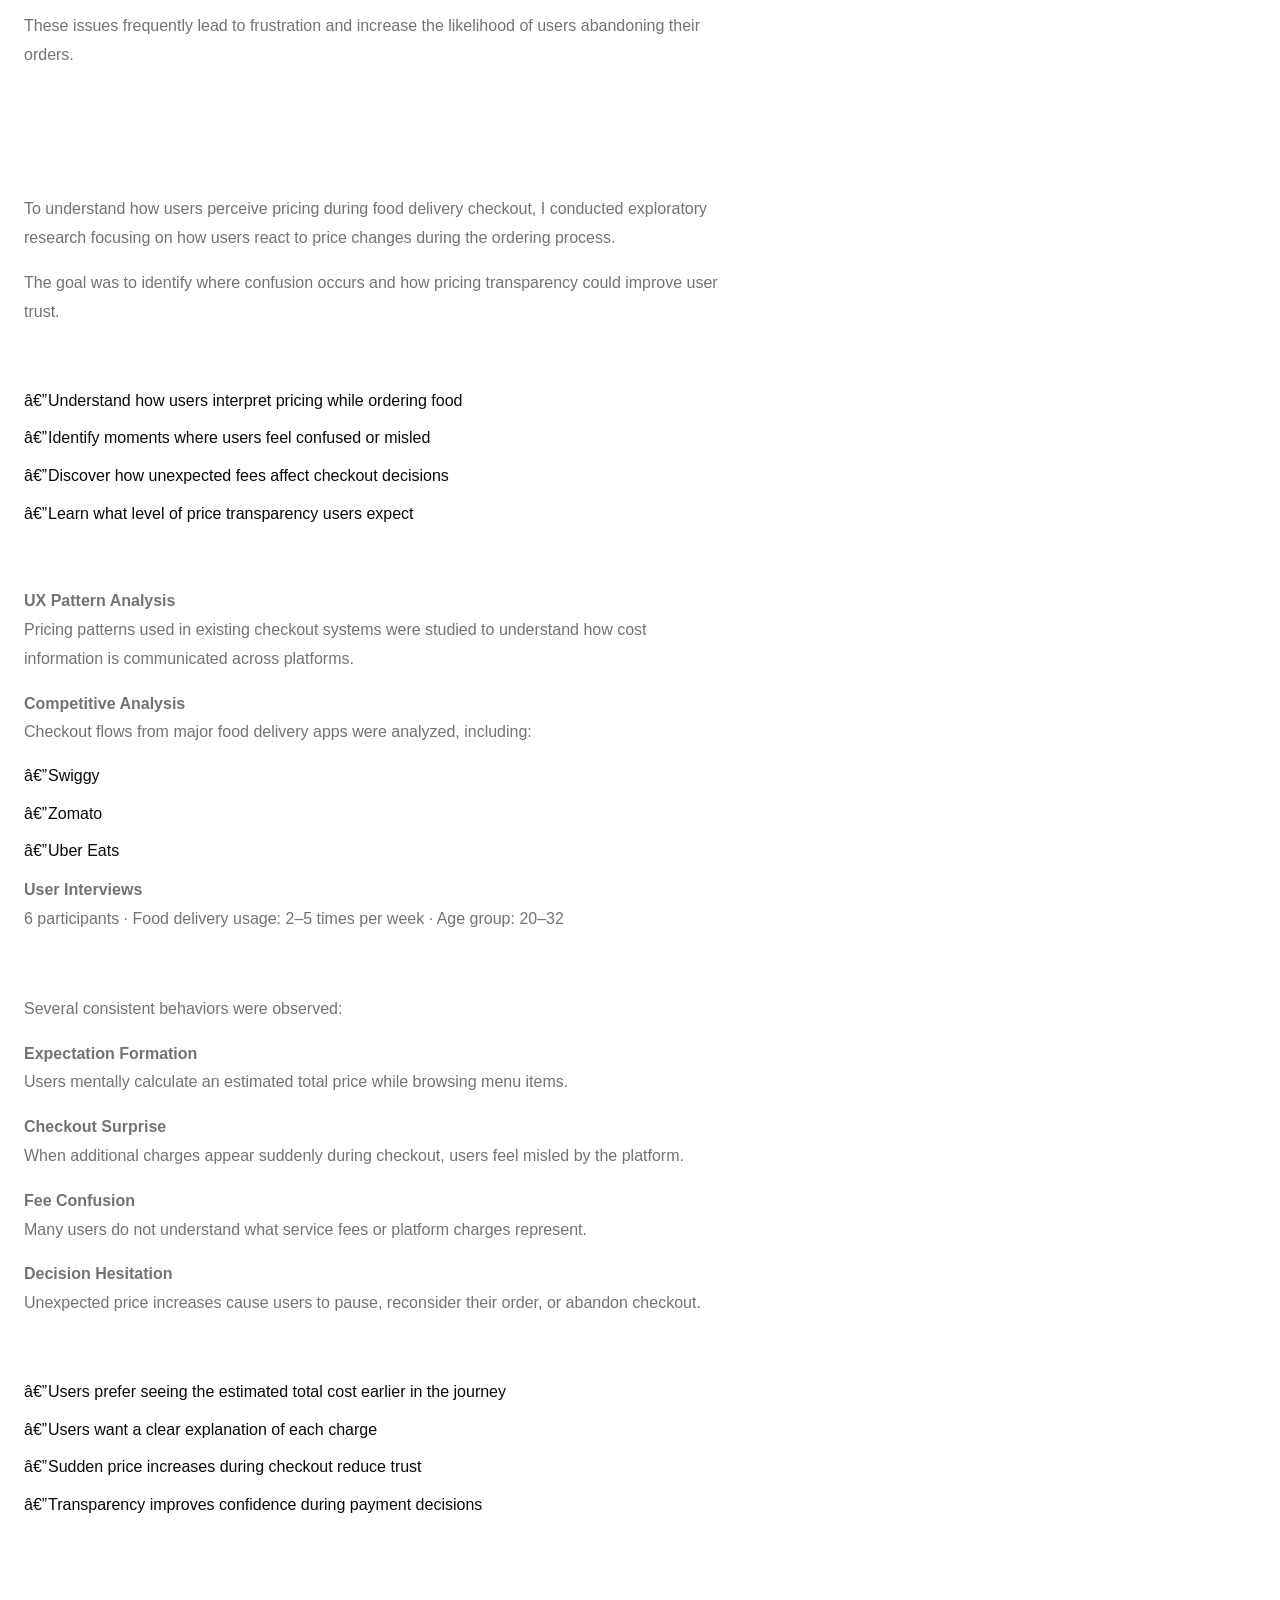
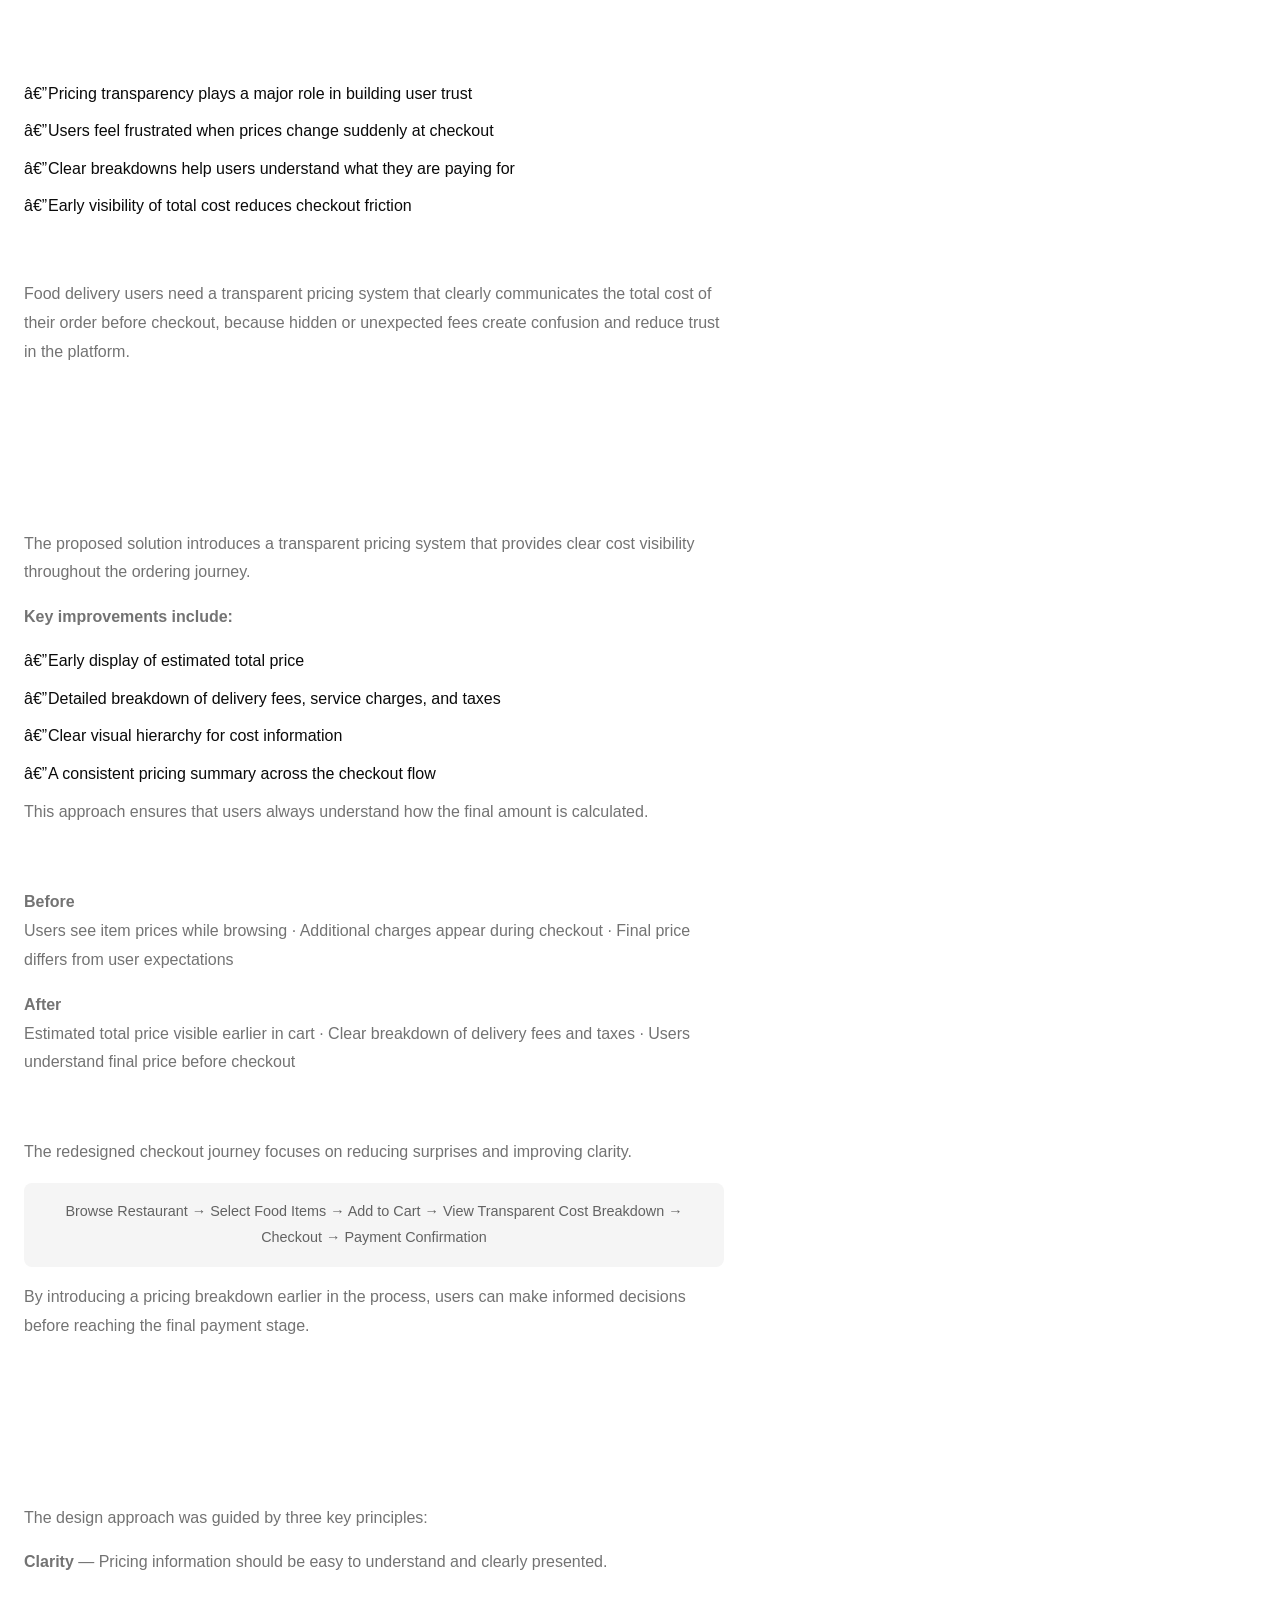
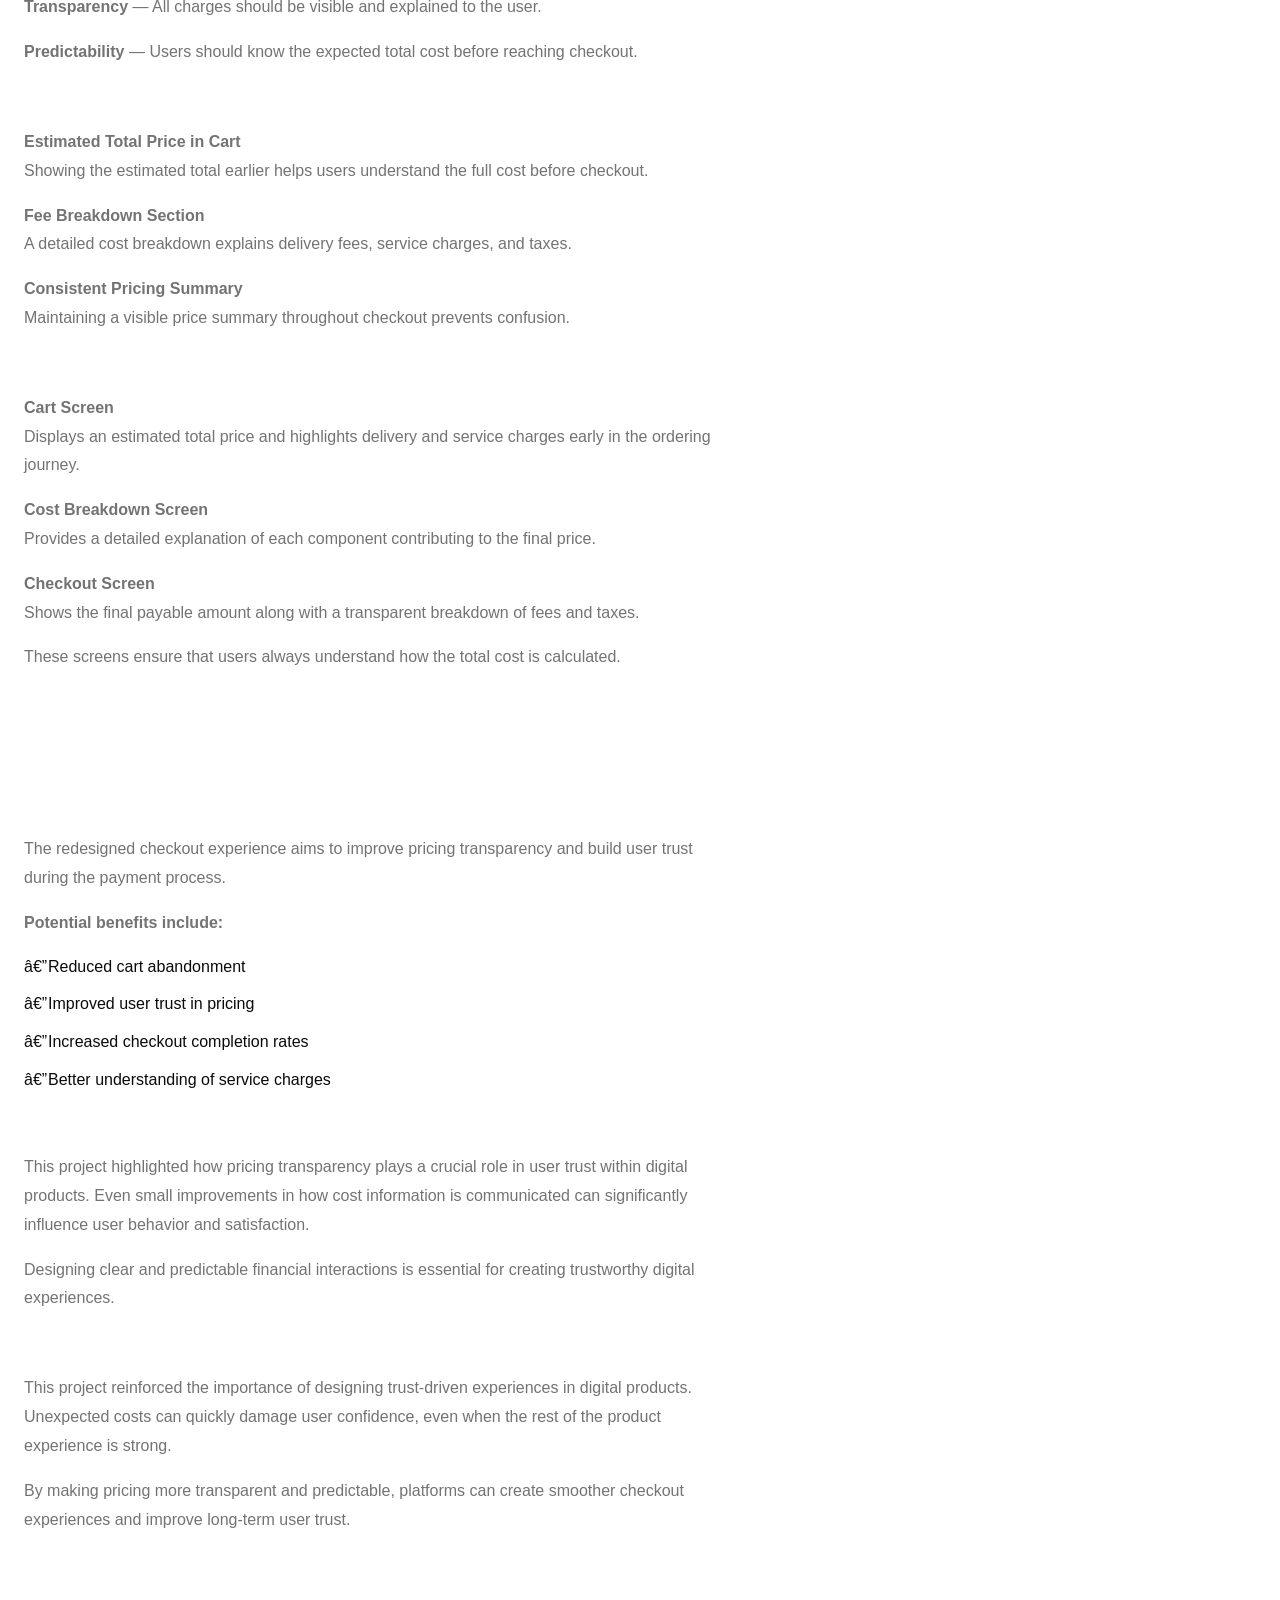
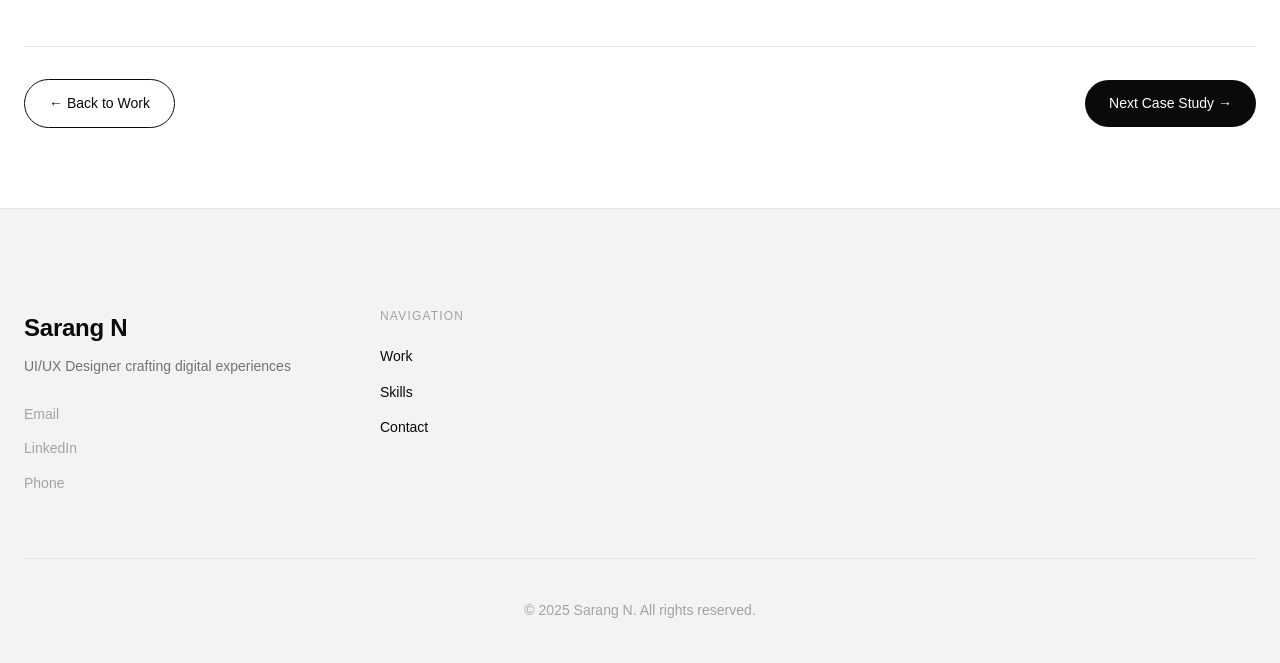
<file: case-studies/transparent-checkout.html>
<!DOCTYPE html>
<html lang="en">
<head>
    <meta charset="UTF-8">
    <meta name="viewport" content="width=device-width, initial-scale=1.0">
    <title>Transparent Checkout & Pricing System · Sarang N</title>
    <link rel="preconnect" href="https://fonts.googleapis.com">
    <link rel="preconnect" href="https://fonts.gstatic.com" crossorigin>
    <link href="https://api.fontshare.com/v2/css?f[]=satoshi@400,500,700,900&display=swap" rel="stylesheet">
    <link rel="stylesheet" href="../styles.css">
</head>
<body>
    <div class="page-wrapper">
    <!-- Navigation -->
    <nav class="navbar">
        <div class="container">
            <a href="../index.html" class="logo">Sarang N</a>
            <ul class="nav-links">
                <li><a href="../index.html#work">Work</a></li>
                <li><a href="../index.html#skills">Skills</a></li>
                <li><a href="../index.html#contact">Contact</a></li>
                <li><a href="#" class="nav-cta">Resume ↗</a></li>
            </ul>
            <button class="mobile-menu-btn">
                <span></span>
                <span></span>
            </button>
        </div>
    </nav>

    <!-- Case Study Header -->
    <section class="case-study-hero">
        <div class="container">
            <a href="../index.html#work" class="back-link">← Back to Work</a>
            <h1 class="case-study-title">Transparent Checkout &<br>Pricing System</h1>
            <p class="case-study-subtitle">Reducing price shock and improving trust in food delivery checkout</p>
            <div class="case-study-meta">
                <span class="tag">Product Design</span>
                <span class="tag">UX Research</span>
                <span class="tag">Food Delivery</span>
            </div>
            <div class="hero-meta-details" style="display:flex;gap:32px;flex-wrap:wrap;margin-top:24px;font-size:0.9rem;color:rgba(0,0,0,0.6);">
                <span><strong>Role:</strong> Product Designer</span>
                <span><strong>Timeline:</strong> 3 Weeks</span>
                <span><strong>Platform:</strong> Mobile</span>
                <span><strong>Tools:</strong> Figma</span>
            </div>
        </div>
    </section>

    <!-- Case Study Content -->
    <article class="case-study-content">
        <div class="container">
            <div class="content-grid">
                <div class="main-content">

                    <!-- 1. Overview -->
                    <section class="case-section">
                        <h2>1. Overview</h2>
                        <p>Many food delivery platforms reveal additional charges only during the final stage of checkout. This creates a mismatch between the user's expected price and the actual payment amount, often leading to confusion and abandoned carts.</p>
                        <p>The goal of this project was to design a checkout system that communicates clear pricing information earlier in the ordering journey.</p>
                        <h3 style="margin-top:24px;font-size:1.1rem;">Goals</h3>
                        <ul>
                            <li>Reduce price surprises during checkout</li>
                            <li>Improve clarity of delivery fees and taxes</li>
                            <li>Build trust through transparent pricing</li>
                            <li>Help users understand the total order cost earlier</li>
                        </ul>
                        <h3 style="margin-top:24px;font-size:1.1rem;">Expected Outcome</h3>
                        <p>A transparent pricing system that allows users to understand how the final price is calculated before they reach the payment stage.</p>
                    </section>

                    <!-- 2. Problem -->
                    <section class="case-section">
                        <h2>2. Problem</h2>
                        <p>Users often encounter unexpected price increases during checkout due to hidden or poorly explained charges.</p>
                        <h3 style="margin-top:24px;font-size:1.1rem;">Key issues identified</h3>
                        <ul>
                            <li>Delivery and service fees appearing late in the process</li>
                            <li>Lack of clear explanation for pricing components</li>
                            <li>Confusing fee structures</li>
                            <li>Sudden price increases before payment</li>
                        </ul>
                        <p>These issues frequently lead to frustration and increase the likelihood of users abandoning their orders.</p>
                    </section>

                    <!-- 3. User Research -->
                    <section class="case-section">
                        <h2>3. User Research</h2>
                        <p>To understand how users perceive pricing during food delivery checkout, I conducted exploratory research focusing on how users react to price changes during the ordering process.</p>
                        <p>The goal was to identify where confusion occurs and how pricing transparency could improve user trust.</p>
                        <h3 style="margin-top:24px;font-size:1.1rem;">Research Goals</h3>
                        <ul>
                            <li>Understand how users interpret pricing while ordering food</li>
                            <li>Identify moments where users feel confused or misled</li>
                            <li>Discover how unexpected fees affect checkout decisions</li>
                            <li>Learn what level of price transparency users expect</li>
                        </ul>
                        <h3 style="margin-top:24px;font-size:1.1rem;">Research Methods</h3>
                        <p><strong>UX Pattern Analysis</strong><br>Pricing patterns used in existing checkout systems were studied to understand how cost information is communicated across platforms.</p>
                        <p><strong>Competitive Analysis</strong><br>Checkout flows from major food delivery apps were analyzed, including:</p>
                        <ul>
                            <li>Swiggy</li>
                            <li>Zomato</li>
                            <li>Uber Eats</li>
                        </ul>
                        <p><strong>User Interviews</strong><br>6 participants · Food delivery usage: 2–5 times per week · Age group: 20–32</p>
                        <h3 style="margin-top:24px;font-size:1.1rem;">Key User Behaviors</h3>
                        <p>Several consistent behaviors were observed:</p>
                        <p><strong>Expectation Formation</strong><br>Users mentally calculate an estimated total price while browsing menu items.</p>
                        <p><strong>Checkout Surprise</strong><br>When additional charges appear suddenly during checkout, users feel misled by the platform.</p>
                        <p><strong>Fee Confusion</strong><br>Many users do not understand what service fees or platform charges represent.</p>
                        <p><strong>Decision Hesitation</strong><br>Unexpected price increases cause users to pause, reconsider their order, or abandon checkout.</p>
                        <h3 style="margin-top:24px;font-size:1.1rem;">Key Findings</h3>
                        <ul>
                            <li>Users prefer seeing the estimated total cost earlier in the journey</li>
                            <li>Users want a clear explanation of each charge</li>
                            <li>Sudden price increases during checkout reduce trust</li>
                            <li>Transparency improves confidence during payment decisions</li>
                        </ul>
                    </section>

                    <!-- 4. Insights & Problem Statement -->
                    <section class="case-section">
                        <h2>4. Insights & Problem Statement</h2>
                        <h3 style="font-size:1.1rem;">Core Insights</h3>
                        <ul>
                            <li>Pricing transparency plays a major role in building user trust</li>
                            <li>Users feel frustrated when prices change suddenly at checkout</li>
                            <li>Clear breakdowns help users understand what they are paying for</li>
                            <li>Early visibility of total cost reduces checkout friction</li>
                        </ul>
                        <h3 style="margin-top:24px;font-size:1.1rem;">Problem Statement</h3>
                        <p>Food delivery users need a transparent pricing system that clearly communicates the total cost of their order before checkout, because hidden or unexpected fees create confusion and reduce trust in the platform.</p>
                    </section>

                    <!-- 5. Solution & User Flow -->
                    <section class="case-section">
                        <h2>5. Solution & User Flow</h2>
                        <h3 style="font-size:1.1rem;">Solution Overview</h3>
                        <p>The proposed solution introduces a transparent pricing system that provides clear cost visibility throughout the ordering journey.</p>
                        <p><strong>Key improvements include:</strong></p>
                        <ul>
                            <li>Early display of estimated total price</li>
                            <li>Detailed breakdown of delivery fees, service charges, and taxes</li>
                            <li>Clear visual hierarchy for cost information</li>
                            <li>A consistent pricing summary across the checkout flow</li>
                        </ul>
                        <p>This approach ensures that users always understand how the final amount is calculated.</p>
                        <h3 style="margin-top:24px;font-size:1.1rem;">Before vs After</h3>
                        <p><strong>Before</strong><br>Users see item prices while browsing · Additional charges appear during checkout · Final price differs from user expectations</p>
                        <p><strong>After</strong><br>Estimated total price visible earlier in cart · Clear breakdown of delivery fees and taxes · Users understand final price before checkout</p>
                        <h3 style="margin-top:24px;font-size:1.1rem;">User Flow</h3>
                        <p>The redesigned checkout journey focuses on reducing surprises and improving clarity.</p>
                        <p style="font-size:0.9rem;color:rgba(0,0,0,0.6);background:#f5f5f5;padding:16px;border-radius:8px;text-align:center;">
                            Browse Restaurant → Select Food Items → Add to Cart → View Transparent Cost Breakdown → Checkout → Payment Confirmation
                        </p>
                        <p>By introducing a pricing breakdown earlier in the process, users can make informed decisions before reaching the final payment stage.</p>
                    </section>

                    <!-- 6. Design & Core Screens -->
                    <section class="case-section">
                        <h2>6. Design & Core Screens</h2>
                        <h3 style="font-size:1.1rem;">Design Principles</h3>
                        <p>The design approach was guided by three key principles:</p>
                        <p><strong>Clarity</strong> — Pricing information should be easy to understand and clearly presented.</p>
                        <p><strong>Transparency</strong> — All charges should be visible and explained to the user.</p>
                        <p><strong>Predictability</strong> — Users should know the expected total cost before reaching checkout.</p>
                        <h3 style="margin-top:24px;font-size:1.1rem;">Design Decisions</h3>
                        <p><strong>Estimated Total Price in Cart</strong><br>Showing the estimated total earlier helps users understand the full cost before checkout.</p>
                        <p><strong>Fee Breakdown Section</strong><br>A detailed cost breakdown explains delivery fees, service charges, and taxes.</p>
                        <p><strong>Consistent Pricing Summary</strong><br>Maintaining a visible price summary throughout checkout prevents confusion.</p>
                        <h3 style="margin-top:24px;font-size:1.1rem;">Core Screens</h3>
                        <p><strong>Cart Screen</strong><br>Displays an estimated total price and highlights delivery and service charges early in the ordering journey.</p>
                        <p><strong>Cost Breakdown Screen</strong><br>Provides a detailed explanation of each component contributing to the final price.</p>
                        <p><strong>Checkout Screen</strong><br>Shows the final payable amount along with a transparent breakdown of fees and taxes.</p>
                        <p>These screens ensure that users always understand how the total cost is calculated.</p>
                    </section>

                    <!-- 7. Outcome & Learnings -->
                    <section class="case-section">
                        <h2>7. Outcome & Learnings</h2>
                        <h3 style="font-size:1.1rem;">Expected Outcome</h3>
                        <p>The redesigned checkout experience aims to improve pricing transparency and build user trust during the payment process.</p>
                        <p><strong>Potential benefits include:</strong></p>
                        <ul>
                            <li>Reduced cart abandonment</li>
                            <li>Improved user trust in pricing</li>
                            <li>Increased checkout completion rates</li>
                            <li>Better understanding of service charges</li>
                        </ul>
                        <h3 style="margin-top:24px;font-size:1.1rem;">Key Learnings</h3>
                        <p>This project highlighted how pricing transparency plays a crucial role in user trust within digital products. Even small improvements in how cost information is communicated can significantly influence user behavior and satisfaction.</p>
                        <p>Designing clear and predictable financial interactions is essential for creating trustworthy digital experiences.</p>
                        <h3 style="margin-top:24px;font-size:1.1rem;">Reflection</h3>
                        <p>This project reinforced the importance of designing trust-driven experiences in digital products. Unexpected costs can quickly damage user confidence, even when the rest of the product experience is strong.</p>
                        <p>By making pricing more transparent and predictable, platforms can create smoother checkout experiences and improve long-term user trust.</p>
                    </section>

                </div>

                <aside class="case-sidebar">
                    <div class="sidebar-section">
                        <h3>Project Overview</h3>
                        <div class="sidebar-item">
                            <span class="label">Role</span>
                            <span class="value">Product Designer</span>
                        </div>
                        <div class="sidebar-item">
                            <span class="label">Timeline</span>
                            <span class="value">3 weeks</span>
                        </div>
                        <div class="sidebar-item">
                            <span class="label">Platform</span>
                            <span class="value">Mobile</span>
                        </div>
                        <div class="sidebar-item">
                            <span class="label">Tools</span>
                            <span class="value">Figma</span>
                        </div>
                    </div>
                </aside>
            </div>

            <div class="case-nav">
                <a href="../index.html#work" class="btn btn-outline">← Back to Work</a>
                <a href="clearflow.html" class="btn btn-primary">Next Case Study →</a>
            </div>
        </div>
    </article>

    <!-- Footer -->
    <footer class="footer">
        <div class="container">
            <div class="footer-grid">
                <div class="footer-brand">
                    <a href="../index.html" class="logo">Sarang N</a>
                    <p class="footer-tagline">UI/UX Designer crafting digital experiences</p>
                    <div class="social-links">
                        <a href="mailto:sarangn19@gmail.com">Email</a>
                        <a href="https://linkedin.com/in/sarang-n">LinkedIn</a>
                        <a href="tel:+919947816993">Phone</a>
                    </div>
                </div>
                <div class="footer-links">
                    <div class="footer-column">
                        <h4>Navigation</h4>
                        <ul>
                            <li><a href="../index.html#work">Work</a></li>
                            <li><a href="../index.html#skills">Skills</a></li>
                            <li><a href="../index.html#contact">Contact</a></li>
                        </ul>
                    </div>
                </div>
            </div>
            <div class="footer-bottom">
                <p>&copy; 2025 Sarang N. All rights reserved.</p>
            </div>
        </div>
    </footer>

    <script src="../script.js"></script>
    </div>
</body>
</html>
</file>
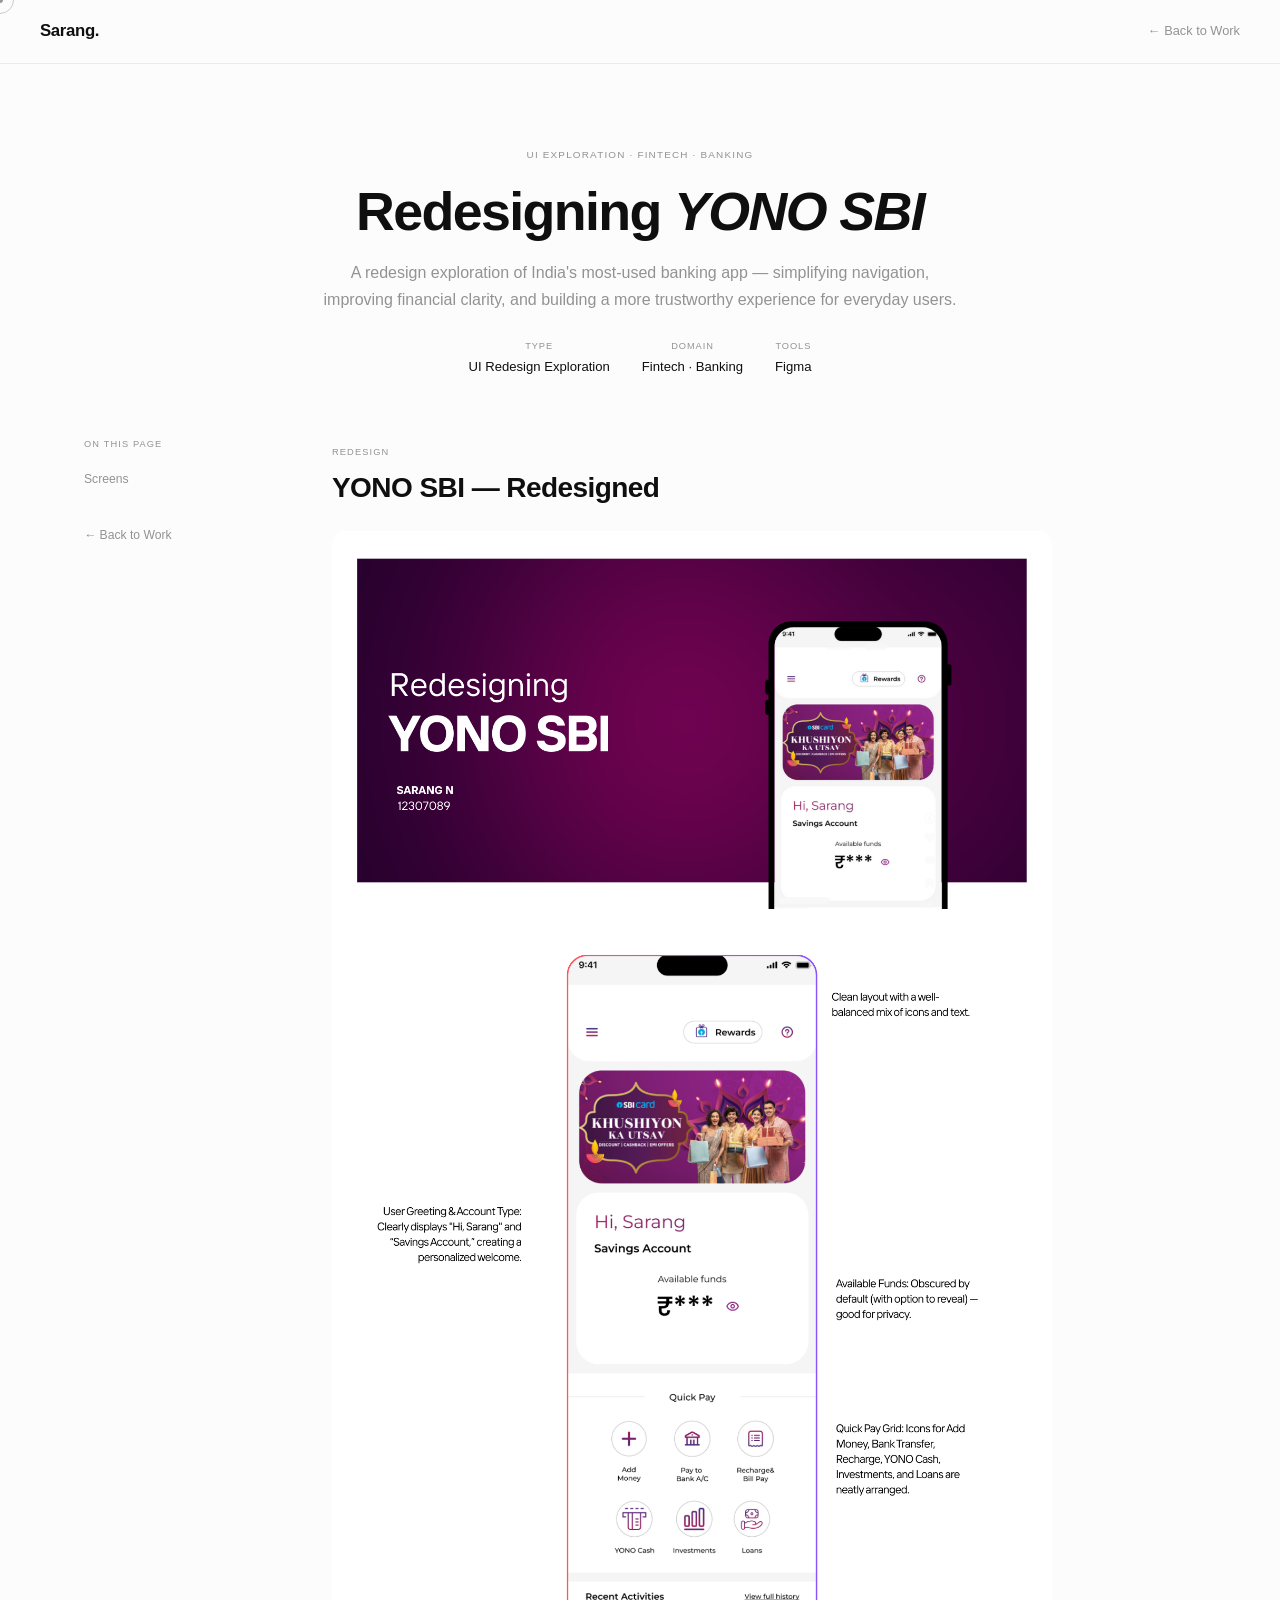
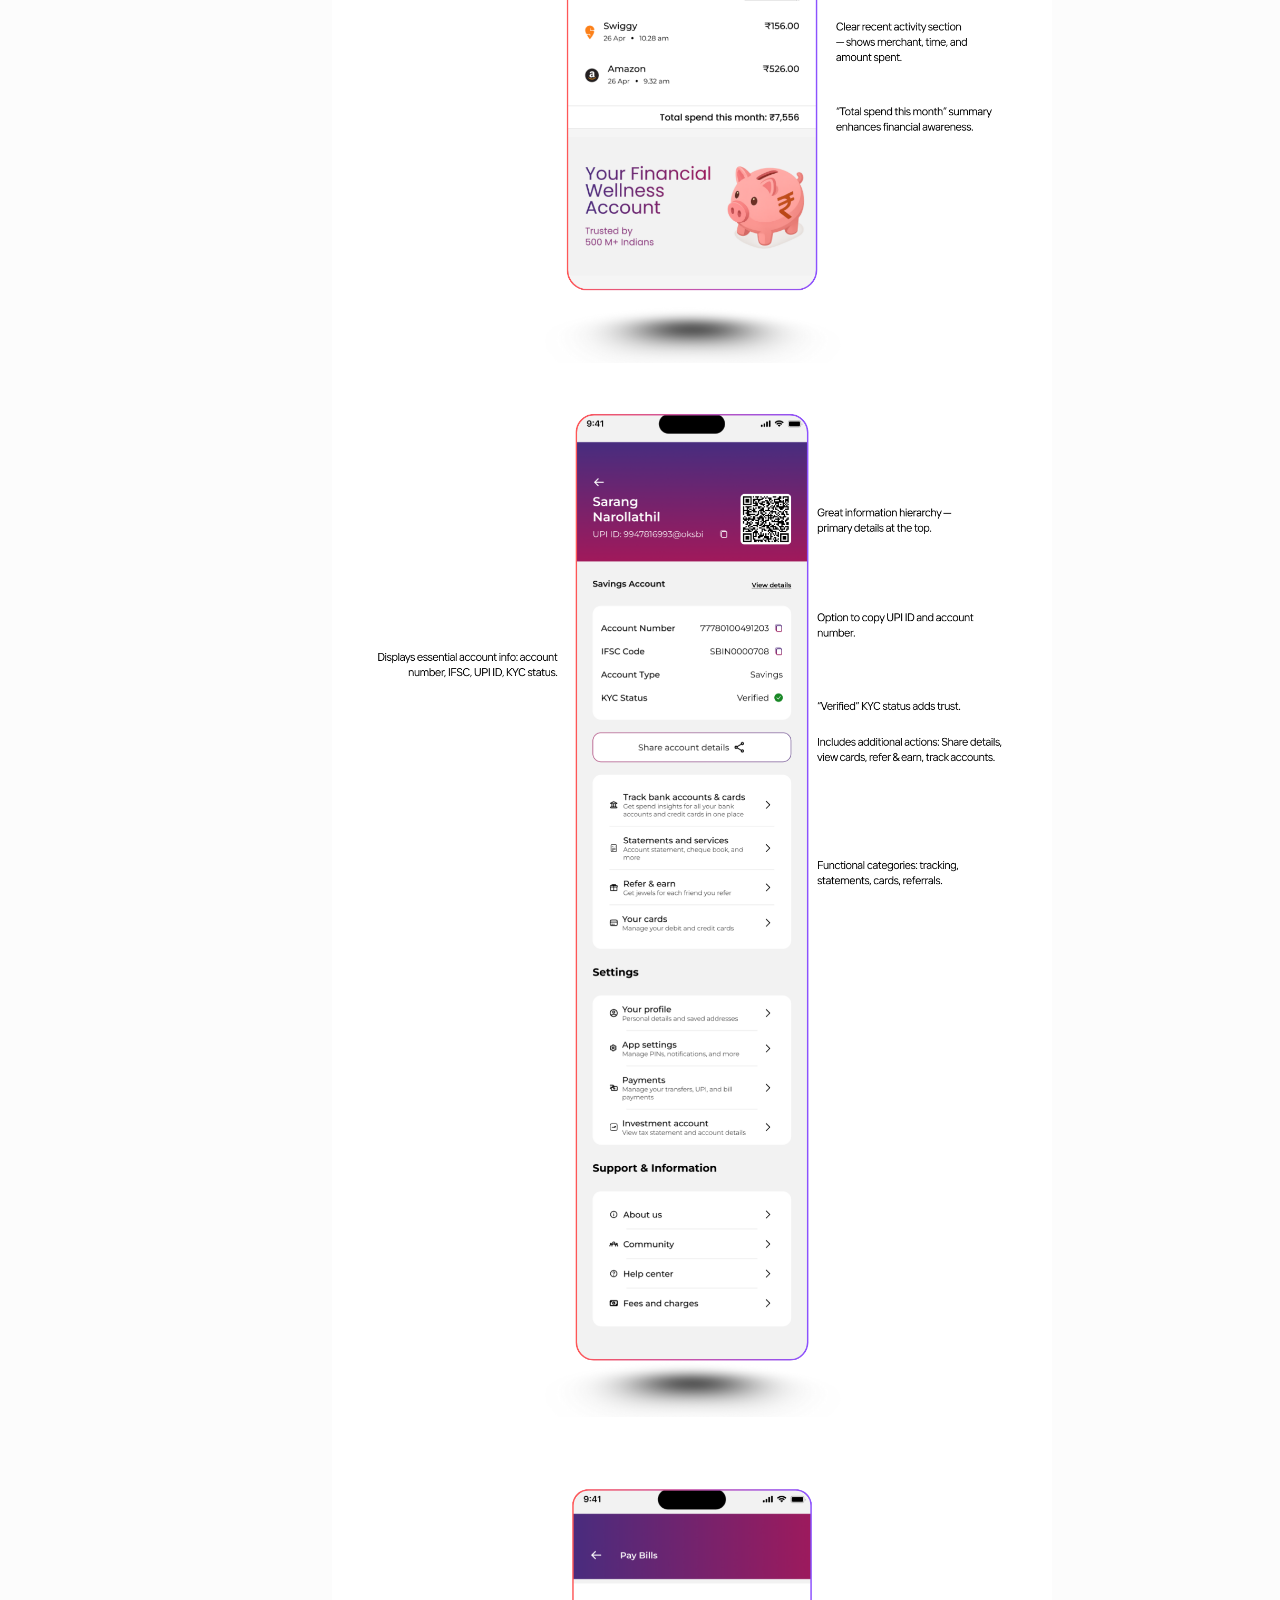
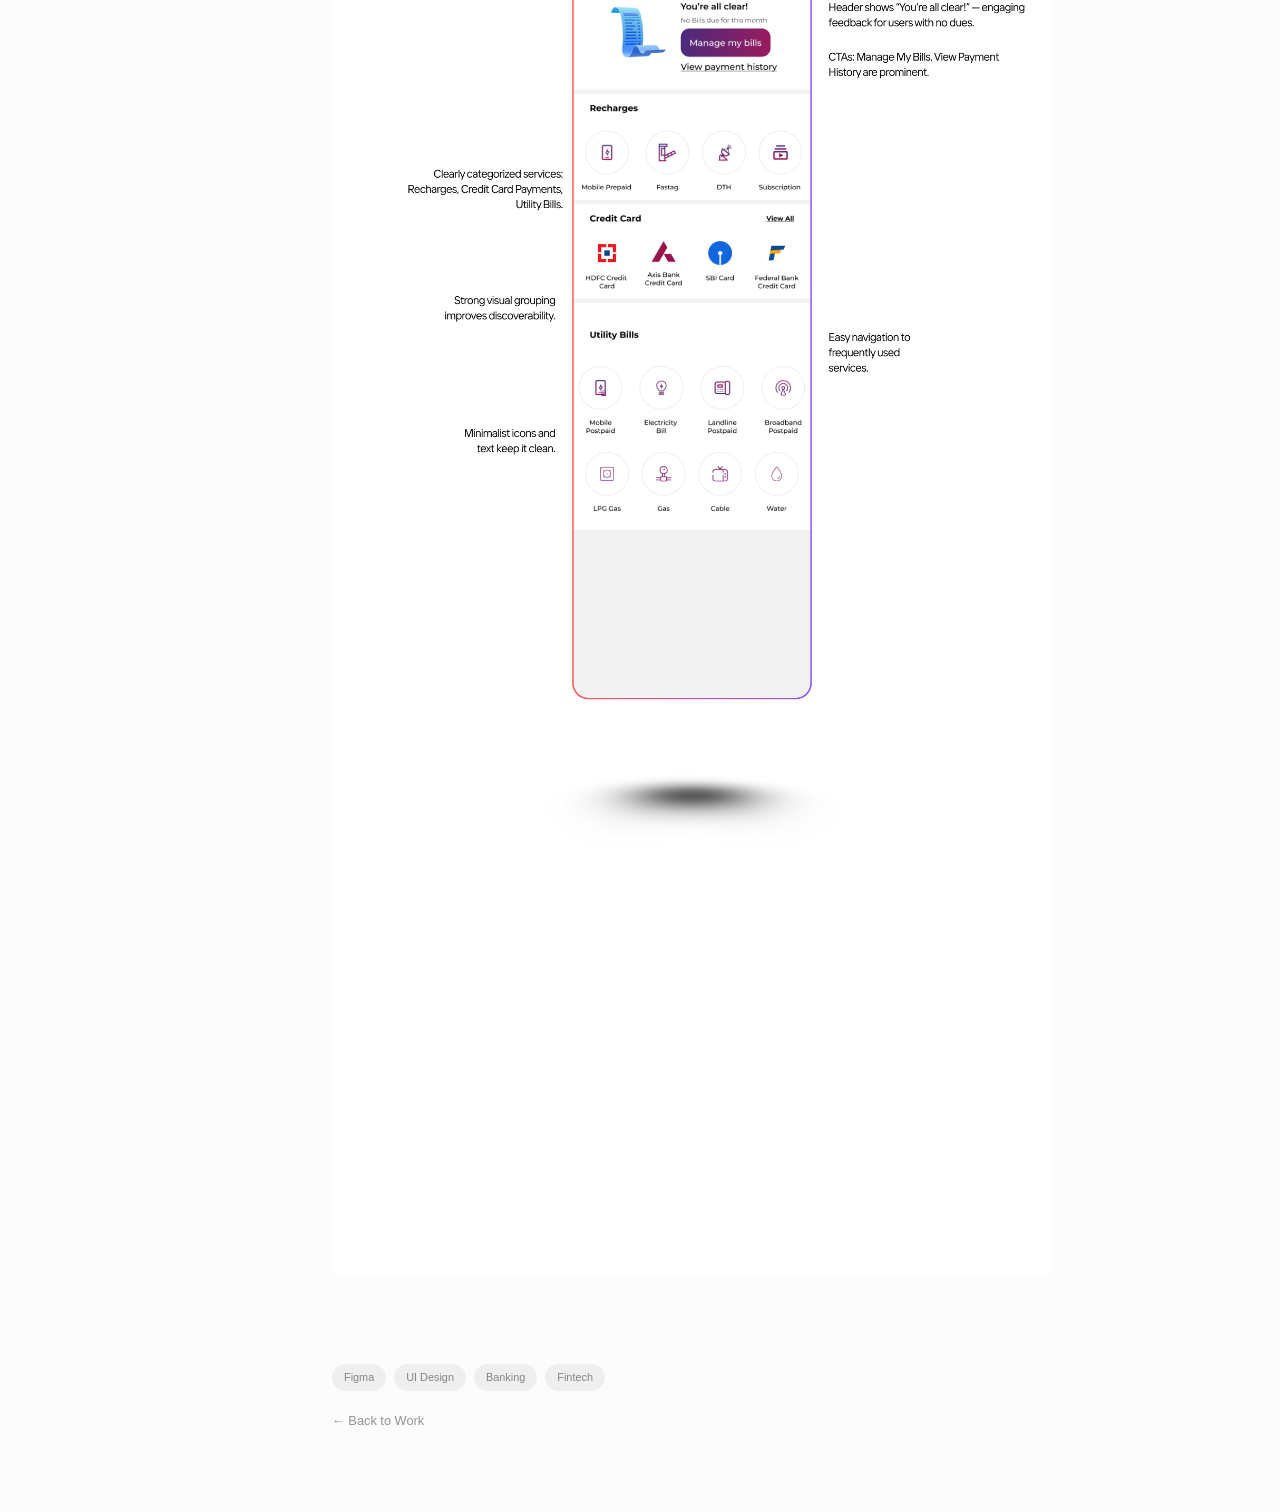
<file: case-studies/yono.html>
<!DOCTYPE html>
<html lang="en">
<head>
  <meta charset="UTF-8"/>
  <meta name="viewport" content="width=device-width, initial-scale=1.0"/>
  <title>YONO SBI Redesign · Sarang N</title>
  <link href="https://api.fontshare.com/v2/css?f[]=satoshi@400,500,700,900&display=swap" rel="stylesheet">
  <link rel="stylesheet" href="../shared.css"/>
  <style>
    .full-img{width:100%;border-radius:12px;overflow:hidden;margin-top:24px}
    .full-img img{width:100%;height:auto;display:block}
  </style>
</head>
<body>
  <div class="cursor" id="cursor"></div>
  <div class="cursor-ring" id="cursorRing"></div>
  <nav class="cs-nav">
    <a class="cs-nav-logo" href="../index.html">Sarang.</a>
    <a class="cs-nav-back" href="../index.html#other-works">&#8592; Back to Work</a>
  </nav>
  <div class="cs-hero">
    <span class="cs-tag">UI Exploration &#183; Fintech &#183; Banking</span>
    <h1 class="cs-hero-title">Redesigning <em>YONO SBI</em></h1>
    <p class="cs-hero-sub">A redesign exploration of India's most-used banking app — simplifying navigation, improving financial clarity, and building a more trustworthy experience for everyday users.</p>
    <div class="cs-meta-row">
      <div class="cs-meta-item"><span class="cs-meta-label">Type</span><span class="cs-meta-val">UI Redesign Exploration</span></div>
      <div class="cs-meta-item"><span class="cs-meta-label">Domain</span><span class="cs-meta-val">Fintech &#183; Banking</span></div>
      <div class="cs-meta-item"><span class="cs-meta-label">Tools</span><span class="cs-meta-val">Figma</span></div>
    </div>
  </div>
  <div class="page-wrap">
    <aside class="toc">
      <div class="toc-label">On this page</div>
      <a href="#screens">Screens</a>
      <div class="toc-spacer"></div>
      <a href="../index.html#other-works" class="toc-back">&#8592; Back to Work</a>
    </aside>
    <div class="cs-body">
      <div class="cs-content">

        <div class="cs-section" id="screens">
          <span class="cs-section-label">Redesign</span>
          <h2 class="cs-section-title">YONO SBI &#8212; Redesigned</h2>
          <div class="full-img">
            <img src="../assets/yono/redesigning yono sbi.png" alt="YONO SBI Redesign"/>
          </div>
        </div>

      </div>
      <div class="page-footer-meta">
        <div class="tools-row"><span class="tool-pill">Figma</span><span class="tool-pill">UI Design</span><span class="tool-pill">Banking</span><span class="tool-pill">Fintech</span></div>
        <a href="../index.html#other-works" class="btn-back">&#8592; Back to Work</a>
      </div>
    </div>
  </div>
  <script src="../shared.js"></script>
</body>
</html>
</file>
<file: shared.css>
/* shared.css — Case study design system (aligned with main site) */
:root {
  --bg: #fcfcfc;
  --text: #0f0f0f;
  --muted: rgba(0,0,0,.42);
  --border: rgba(0,0,0,.07);
  --accent: #0f0f0f;
  --accent-muted: rgba(0,0,0,.05);
}
*{margin:0;padding:0;box-sizing:border-box}
html{scroll-behavior:smooth}
body{background:var(--bg);color:var(--text);font-family:'Satoshi',sans-serif;font-weight:400;line-height:1.6;-webkit-font-smoothing:antialiased;overflow-x:hidden}
::selection{background:rgba(0,0,0,.08)}
img{max-width:100%;height:auto;display:block}

/* Cursor */
.cursor{position:fixed;width:28px;height:28px;border:1.5px solid rgba(0,0,0,.2);border-radius:50%;pointer-events:none;z-index:9999;transform:translate(-50%,-50%);transition:width .35s,height .35s,border-color .35s,background .35s}
.cursor-ring{position:fixed;width:6px;height:6px;background:rgba(0,0,0,.4);border-radius:50%;pointer-events:none;z-index:10000;transform:translate(-50%,-50%);transition:width .35s,height .35s,background .35s}
.cursor.hover{width:52px;height:52px;border-color:rgba(0,0,0,.06);background:rgba(0,0,0,.03)}
.cursor-ring.hover{width:3px;height:3px;background:rgba(0,0,0,.25)}
@media(hover:none){.cursor,.cursor-ring{display:none}}
body{cursor:none}
@media(hover:none){body{cursor:auto}}

/* Nav */
.cs-nav{position:fixed;top:0;left:0;right:0;z-index:1000;display:flex;align-items:center;justify-content:space-between;padding:18px 40px;background:rgba(252,252,252,.88);backdrop-filter:blur(12px);-webkit-backdrop-filter:blur(12px);border-bottom:1px solid var(--border)}
.cs-nav-logo{font-family:'Satoshi',sans-serif;font-size:1.05rem;font-weight:600;color:var(--text);text-decoration:none;letter-spacing:-.02em}
.cs-nav-back{font-size:.8rem;color:var(--muted);text-decoration:none;transition:color .25s;display:inline-flex;align-items:center;gap:4px}
.cs-nav-back:hover{color:var(--text)}
@media(max-width:600px){.cs-nav{padding:14px 20px}}

/* Hero */
.cs-hero{max-width:820px;margin:0 auto;padding:140px 24px 60px;text-align:center}
.cs-tag{display:inline-block;font-size:.62rem;font-weight:500;letter-spacing:.12em;text-transform:uppercase;color:var(--muted);margin-bottom:18px}
.cs-hero-title{font-size:clamp(2rem,4.2vw,3.6rem);font-weight:600;line-height:1.12;letter-spacing:-.03em;margin-bottom:18px;color:var(--text)}
.cs-hero-sub{font-size:1rem;color:var(--muted);line-height:1.7;max-width:640px;margin:0 auto 26px}
.cs-meta-row{display:flex;gap:32px;justify-content:center;flex-wrap:wrap}
.cs-meta-item{display:flex;flex-direction:column;gap:2px;align-items:center}
.cs-meta-label{font-size:.58rem;letter-spacing:.1em;text-transform:uppercase;color:var(--muted)}
.cs-meta-val{font-size:.82rem;font-weight:500;color:var(--text)}
@media(max-width:600px){.cs-hero{padding:120px 20px 40px}.cs-meta-row{gap:16px}}

/* Page layout */
.page-wrap{display:grid;grid-template-columns:200px 1fr;max-width:1160px;margin:0 auto;padding:0 24px 80px;gap:48px}
@media(max-width:900px){.page-wrap{grid-template-columns:1fr;padding:0 20px 60px;gap:0}}

/* TOC */
.toc{position:sticky;top:100px;align-self:start;display:flex;flex-direction:column;gap:6px;font-size:.76rem}
.toc-label{font-size:.58rem;font-weight:500;letter-spacing:.12em;text-transform:uppercase;color:var(--muted);margin-bottom:8px}
.toc a{color:var(--muted);text-decoration:none;transition:color .25s;padding:4px 0}
.toc a:hover,.toc a.active{color:var(--text)}
.toc-spacer{flex:1;min-height:16px}
.toc-back{margin-top:auto;font-weight:500}
@media(max-width:900px){.toc{display:none}}

/* Body */
.cs-body{min-width:0}
.cs-screens{margin-bottom:48px}
.cs-img-grid{display:grid;grid-template-columns:1fr 1fr;gap:16px}
.cs-img-block{border-radius:10px;overflow:hidden;background:var(--accent-muted)}
.cs-img-block img{width:100%;height:auto;display:block}
.cs-img-caption{font-size:.72rem;color:var(--muted);text-align:center;margin-top:10px}

/* Content sections */
.cs-content{max-width:720px}
.cs-section{margin-bottom:56px}
.cs-section-label{display:inline-block;font-size:.58rem;font-weight:500;letter-spacing:.12em;text-transform:uppercase;color:var(--muted);margin-bottom:10px}
.cs-section-title{font-size:clamp(1.3rem,2.2vw,1.75rem);font-weight:600;line-height:1.3;letter-spacing:-.02em;margin-bottom:14px;color:var(--text)}
.cs-body-text{font-size:.92rem;color:rgba(0,0,0,.6);line-height:1.75;margin-bottom:16px}

/* Focus list */
.focus-list{display:flex;flex-direction:column;gap:14px;margin-top:8px}
.focus-item{display:flex;gap:12px;align-items:flex-start}
.focus-icon{font-size:1.2rem;flex-shrink:0;width:26px;text-align:center;margin-top:2px}
.focus-text{font-size:.88rem;color:rgba(0,0,0,.6);line-height:1.7}
.focus-text strong{color:var(--text);font-weight:500}

/* Dot list */
.dot-list{display:flex;flex-direction:column;gap:10px;margin-top:8px}
.dot-item{display:flex;gap:10px;align-items:flex-start}
.dot{width:6px;height:6px;border-radius:50%;background:var(--text);flex-shrink:0;margin-top:9px;opacity:.2}
.dot-item span{font-size:.88rem;color:rgba(0,0,0,.6);line-height:1.7}

/* Insight list */
.insight-list{display:flex;flex-direction:column;gap:14px;margin-top:8px}
.insight-card{display:flex;gap:16px;padding:20px;border:1px solid var(--border);border-radius:12px;background:#fff;transition:border-color .3s}
.insight-card:hover{border-color:rgba(0,0,0,.14)}
.insight-n{font-size:1.4rem;font-weight:600;color:var(--text);line-height:1;flex-shrink:0;width:32px;opacity:.15}
.insight-title{font-size:.88rem;font-weight:500;color:var(--text);margin-bottom:4px}
.insight-body{font-size:.82rem;color:rgba(0,0,0,.5);line-height:1.65}

/* Card grid */
.card-grid{display:grid;grid-template-columns:1fr 1fr;gap:14px;margin-top:8px}
.card-grid.cols3{grid-template-columns:1fr 1fr 1fr}
.card{padding:20px;border-radius:12px;border:1px solid var(--border);background:#fff}
.card.dark{background:var(--text);color:rgba(255,255,255,.85);border-color:transparent}
.card.dark .card-title{color:#fff}
.card.dark .card-body{color:rgba(255,255,255,.5)}
.card-num{font-size:.62rem;font-weight:500;letter-spacing:.08em;text-transform:uppercase;color:var(--muted);margin-bottom:6px}
.card.dark .card-num{color:rgba(255,255,255,.3)}
.card-title{font-size:.88rem;font-weight:500;margin-bottom:4px;color:var(--text)}
.card-body{font-size:.8rem;color:rgba(0,0,0,.5);line-height:1.6}
@media(max-width:700px){.card-grid,.card-grid.cols3{grid-template-columns:1fr}}

/* Footer meta */
.page-footer-meta{display:flex;flex-direction:column;gap:20px;align-items:flex-start;margin-top:48px;padding-top:32px}
.tools-row{display:flex;gap:8px;flex-wrap:wrap}
.tool-pill{font-size:.68rem;padding:5px 12px;border-radius:100px;background:var(--accent-muted);color:rgba(0,0,0,.45);font-weight:500}
.btn-back{font-size:.8rem;color:var(--muted);text-decoration:none;transition:color .25s;display:inline-flex;align-items:center;gap:6px}
.btn-back:hover{color:var(--text)}

/* Pull quote */
.pull-quote{border-left:2px solid var(--text);padding:12px 20px;background:var(--accent-muted);border-radius:0 8px 8px 0;margin-top:12px}
.pull-quote p{font-size:.92rem;font-weight:400;color:rgba(0,0,0,.65);line-height:1.7;font-style:italic}

/* Closing box */
.closing-box{padding:24px;border:1px solid var(--border);border-radius:12px;background:#fff;margin-top:8px}
.closing-box p{font-size:.9rem;color:rgba(0,0,0,.55);line-height:1.75}

/* Scenario box */
.scenario-box{border:1px solid var(--border);border-radius:12px;padding:24px;margin-top:12px;background:#fff}
.scenario-name{font-size:.92rem;font-weight:500;color:var(--text);margin-bottom:2px}
.scenario-sub{font-size:.75rem;color:var(--muted);margin-bottom:16px}
.scenario-cols{display:grid;grid-template-columns:1fr 1fr;gap:16px}
.scenario-col{padding:16px;border-radius:8px;font-size:.82rem;line-height:1.6}
.scenario-col.bad{background:var(--accent-muted);color:rgba(0,0,0,.5)}
.scenario-col.good{background:rgba(0,0,0,.04);color:rgba(0,0,0,.6)}
.scenario-col-label{font-size:.68rem;font-weight:600;letter-spacing:.06em;text-transform:uppercase;margin-bottom:8px}
.scenario-col.bad .scenario-col-label{color:rgba(0,0,0,.3)}
.scenario-col.good .scenario-col-label{color:var(--text)}
@media(max-width:600px){.scenario-cols{grid-template-columns:1fr}}

/* Test stats */
.test-stats{display:grid;grid-template-columns:1fr 1fr;gap:14px;margin-top:8px}
.test-stat{padding:20px;border-radius:12px;background:#fff;border:1px solid var(--border)}
.test-stat-num{font-size:1.15rem;font-weight:600;color:var(--text);margin-bottom:4px}
.test-stat-desc{font-size:.75rem;color:rgba(0,0,0,.45);line-height:1.5}
@media(max-width:600px){.test-stats{grid-template-columns:1fr}}

/* Scroll reveal */
.reveal{opacity:0;transform:translateY(24px);transition:opacity .7s cubic-bezier(.16,1,.3,1),transform .7s cubic-bezier(.16,1,.3,1)}
.reveal.visible{opacity:1;transform:translateY(0)}
</file>
<file: styles.css>
﻿@import url('https://api.fontshare.com/v2/css?f[]=satoshi@400,500,700,900&display=swap');

/* Reset and Base Styles */
* {
    margin: 0;
    padding: 0;
    box-sizing: border-box;
}

/* Custom Cursor */
.cursor {
    position: fixed;
    width: 20px;
    height: 20px;
    border: 2px solid var(--primary-color);
    border-radius: 50%;
    pointer-events: none;
    z-index: 9999;
    transition: transform 0.15s ease, width 0.3s ease, height 0.3s ease, border-color 0.3s ease;
    transform: translate(-50%, -50%);
    mix-blend-mode: difference;
}

.cursor.hover {
    width: 50px;
    height: 50px;
    border-color: #fff;
    background: rgba(255,255,255,0.1);
}

.cursor-dot {
    position: fixed;
    width: 6px;
    height: 6px;
    background: var(--primary-color);
    border-radius: 50%;
    pointer-events: none;
    z-index: 10000;
    transform: translate(-50%, -50%);
    transition: transform 0.1s ease;
}

@media (pointer: coarse) {
    .cursor, .cursor-dot {
        display: none;
    }
}

:root {
    --primary-color: #0a0a0a;
    --secondary-color: #737373;
    --light-gray: #fafafa;
    --border-color: #e5e5e5;
    --white: #ffffff;
    --accent-color: #171717;
    --hover-bg: #f5f5f5;
    --off-white: #fefefe;
    --muted: #a3a3a3;

    /* Typography Scale - Consistent Font Sizes */
    --text-xs: 0.75rem;      /* 12px - Captions, tags */
    --text-sm: 0.875rem;     /* 14px - Labels, small text, nav links */
    --text-base: 1rem;       /* 16px - Body text */
    --text-md: 1.125rem;     /* 18px - Lead paragraphs */
    --text-lg: 1.25rem;      /* 20px - Card titles, h3 */
    --text-xl: 1.5rem;       /* 24px - Large titles */
    --text-2xl: clamp(1.75rem, 3vw, 2.5rem);   /* 28-40px - Section titles */
    --text-3xl: clamp(2rem, 4vw, 3rem);        /* 32-48px - h2 */
    --text-4xl: clamp(2.5rem, 5vw, 4rem);      /* 40-64px - h1, hero */
}

html {
    scroll-behavior: smooth;
}

/* Lenis Smooth Scroll */
html.lenis, html.lenis body {
    height: auto;
}

.lenis.lenis-smooth {
    scroll-behavior: auto !important;
}

.lenis.lenis-smooth [data-lenis-prevent] {
    overscroll-behavior: contain;
}

.lenis.lenis-stopped {
    overflow: hidden;
}

.lenis.lenis-scrolling iframe {
    pointer-events: none;
}

body {
    font-family: 'Satoshi', 'Inter', -apple-system, sans-serif;
    font-size: var(--text-base);
    line-height: 1.6;
    color: var(--primary-color);
    background: var(--off-white);
    -webkit-font-smoothing: antialiased;
    -moz-osx-font-smoothing: grayscale;
    cursor: none;
    /* overflow-x on body breaks position:sticky â€” use page-wrapper instead */
}

.container {
    max-width: 1400px;
    margin: 0 auto;
    padding: 0 24px;
}

/* Typography */
h1, h2, h3, h4, h5, h6 {
    font-weight: 500;
    line-height: 1.2;
}

h1 {
    font-size: var(--text-4xl);
    font-weight: 500;
    letter-spacing: -0.02em;
}

h2 {
    font-size: var(--text-3xl);
    font-weight: 500;
    letter-spacing: -0.02em;
}

h3 {
    font-size: var(--text-lg);
    font-weight: 500;
}

h4 {
    font-size: var(--text-sm);
    font-weight: 600;
    text-transform: uppercase;
    letter-spacing: 0.1em;
}

p {
    color: var(--secondary-color);
    line-height: 1.7;
}

.text-muted {
    color: var(--muted);
}

/* Navigation */
.navbar {
    position: fixed;
    top: 0;
    left: 0;
    right: 0;
    background: rgba(255, 255, 255, 0.8);
    backdrop-filter: blur(20px) saturate(180%);
    border-bottom: 1px solid rgba(0, 0, 0, 0.05);
    z-index: 1000;
    padding: 16px 0;
    transform: translateY(-100%);
    transition: transform 0.6s cubic-bezier(0.16, 1, 0.3, 1), background 0.3s ease;
}

.navbar.visible {
    transform: translateY(0);
}

.navbar.scrolled {
    background: rgba(255, 255, 255, 0.95);
    box-shadow: 0 1px 0 rgba(0, 0, 0, 0.05);
}

.navbar .container {
    display: flex;
    justify-content: space-between;
    align-items: center;
}

.logo {
    font-size: var(--text-lg);
    font-weight: 600;
    color: var(--primary-color);
    text-decoration: none;
    letter-spacing: -0.01em;
    position: relative;
    overflow: hidden;
    display: inline-block;
}

.logo::after {
    content: '';
    position: absolute;
    bottom: 0;
    left: 0;
    width: 100%;
    height: 1px;
    background: currentColor;
    transform: scaleX(0);
    transform-origin: right;
    transition: transform 0.4s cubic-bezier(0.16, 1, 0.3, 1);
}

.logo:hover::after {
    transform: scaleX(1);
    transform-origin: left;
}

.nav-links {
    display: flex;
    list-style: none;
    gap: 32px;
    align-items: center;
}

.nav-links a {
    color: var(--primary-color);
    text-decoration: none;
    font-size: var(--text-sm);
    font-weight: 500;
    position: relative;
    padding: 4px 0;
    transition: opacity 0.3s ease;
}

.nav-links a::before {
    content: '';
    position: absolute;
    bottom: 0;
    left: 0;
    width: 100%;
    height: 1px;
    background: currentColor;
    transform: scaleX(0);
    transform-origin: right;
    transition: transform 0.4s cubic-bezier(0.16, 1, 0.3, 1);
}

.nav-links a:hover::before {
    transform: scaleX(1);
    transform-origin: left;
}

.nav-links a:hover {
    opacity: 1;
}

.nav-cta {
    display: inline-flex;
    align-items: center;
    justify-content: center;
    background: var(--primary-color);
    color: var(--white) !important;
    padding: 10px 20px;
    border-radius: 100px;
    line-height: 1;
    isolation: isolate;
    overflow: hidden;
    transition: transform 0.2s ease, background 0.2s ease !important;
}

.nav-cta::before,
.nav-cta::after {
    display: none;
}

.nav-cta:hover {
    opacity: 1 !important;
    transform: scale(1.02);
    background: var(--accent-color) !important;
}

.mobile-menu-btn {
    display: none;
    flex-direction: column;
    gap: 6px;
    background: none;
    border: none;
    cursor: pointer;
    padding: 8px;
}

.mobile-menu-btn span {
    display: block;
    width: 24px;
    height: 2px;
    background: var(--primary-color);
    transition: transform 0.3s ease;
}

/* Buttons */
.btn {
    display: inline-flex;
    align-items: center;
    justify-content: center;
    padding: 12px 24px;
    font-size: var(--text-sm);
    font-weight: 500;
    text-decoration: none;
    border-radius: 100px;
    transition: all 0.4s cubic-bezier(0.16, 1, 0.3, 1);
    cursor: none;
    border: none;
    font-family: inherit;
    position: relative;
    overflow: hidden;
}

.btn::before {
    content: '';
    position: absolute;
    top: 50%;
    left: 50%;
    width: 0;
    height: 0;
    border-radius: 50%;
    background: rgba(255, 255, 255, 0.2);
    transform: translate(-50%, -50%);
    transition: width 0.6s ease, height 0.6s ease;
}

.btn:hover::before {
    width: 300px;
    height: 300px;
}

.btn-primary {
    background: var(--primary-color);
    color: var(--white);
}

.btn-primary:hover {
    background: var(--accent-color);
    transform: translateY(-2px) scale(1.02);
    box-shadow: 0 10px 30px rgba(0, 0, 0, 0.2);
}

.btn-primary:active {
    transform: translateY(0) scale(0.98);
}

.btn-secondary {
    background: transparent;
    color: var(--primary-color);
    border: 1px solid var(--border-color);
}

.btn-secondary:hover {
    background: var(--light-gray);
    border-color: var(--primary-color);
    transform: translateY(-2px);
    box-shadow: 0 8px 20px rgba(0, 0, 0, 0.08);
}

.btn-outline {
    background: transparent;
    color: var(--primary-color);
    border: 1px solid var(--primary-color);
}

.btn-outline:hover {
    background: var(--primary-color);
    color: var(--white);
}

.btn-large {
    padding: 16px 32px;
    font-size: var(--text-base);
}

/* Hero Section */
.hero {
    min-height: 100vh;
    display: flex;
    align-items: center;
    justify-content: center;
    text-align: center;
    padding: 120px 24px 80px;
    background: var(--off-white);
    position: relative;
    overflow: hidden;
}

.hero::before {
    content: '';
    position: absolute;
    top: -50%;
    left: -50%;
    width: 200%;
    height: 200%;
    background: radial-gradient(circle at 50% 50%, rgba(0,0,0,0.02) 0%, transparent 50%);
    animation: gradientRotate 30s linear infinite;
    pointer-events: none;
}

@keyframes gradientRotate {
    from { transform: rotate(0deg); }
    to { transform: rotate(360deg); }
}

.hero-title {
    max-width: 900px;
    margin: 0 auto 24px;
    font-size: var(--text-4xl);
    background: linear-gradient(135deg, #667eea 0%, #764ba2 50%, #f093fb 100%);
    -webkit-background-clip: text;
    -webkit-text-fill-color: transparent;
    background-clip: text;
    font-weight: 500;
    line-height: 1.1;
    letter-spacing: -0.03em;
    opacity: 1;
}

.hero-subtitle {
    max-width: 700px;
    margin: 0 auto 40px;
    font-size: var(--text-md);
    color: var(--secondary-color);
    line-height: 1.7;
    opacity: 0;
    transform: translateY(30px);
    animation: fadeInUp 0.8s cubic-bezier(0.16, 1, 0.3, 1) 0.2s forwards;
}

@keyframes heroReveal {
    to {
        opacity: 1;
        transform: translateY(0);
    }
}

.hero-title .word {
    display: inline-block;
    overflow: hidden;
}

.hero-title .char {
    display: inline-block;
    opacity: 0;
    transform: translateY(100%);
    animation: charReveal 0.8s cubic-bezier(0.16, 1, 0.3, 1) forwards;
}

@keyframes charReveal {
    to {
        opacity: 1;
        transform: translateY(0);
    }
}

.hero-cta {
    display: flex;
    gap: 16px;
    justify-content: center;
    flex-wrap: wrap;
    opacity: 0;
    transform: translateY(30px);
    animation: fadeInUp 0.8s cubic-bezier(0.16, 1, 0.3, 1) 0.4s forwards;
    margin-bottom: 80px;
}

.hero-visual {
    width: 100%;
    max-width: 1200px;
    margin: 0 auto;
    opacity: 0;
    transform: translateY(40px);
    animation: fadeInUp 1s cubic-bezier(0.16, 1, 0.3, 1) 0.6s forwards;
    display: flex;
    flex-direction: column;
    align-items: center;
}

.hero-image-placeholder {
    width: 100%;
    height: 500px;
    border-radius: 16px;
    box-shadow: 0 30px 60px rgba(0, 0, 0, 0.1);
}

.hero-badge {
    background: #ffffff;
    padding: 14px 28px;
    border-radius: 100px;
    font-weight: 500;
    font-size: var(--text-sm);
    letter-spacing: 0.02em;
    box-shadow: 0 4px 20px rgba(0, 0, 0, 0.15);
    white-space: nowrap;
    margin-top: -24px;
    z-index: 10;
    border: 1px solid var(--border-color);
}

/* Stats Section */
.stats {
    padding: 80px 0;
    background: #f3f3f3;
    border-top: 1px solid var(--border-color);
    border-bottom: 1px solid var(--border-color);
}

.stats-grid {
    display: flex;
    justify-content: center;
    gap: 80px;
    margin-bottom: 60px;
}

.stat-item {
    text-align: center;
}

.stat-number {
    display: block;
    font-size: var(--text-3xl);
    font-weight: 500;
    color: #0a0a0a;
    line-height: 1;
    margin-bottom: 8px;
    letter-spacing: -0.02em;
}

.stat-label {
    font-size: var(--text-sm);
    color: var(--muted);
}

.partner-logos {
    display: flex;
    justify-content: center;
    gap: 48px;
    flex-wrap: wrap;
}

.logo-item {
    font-size: var(--text-base);
    color: var(--secondary-color);
    font-weight: 500;
    opacity: 0.6;
    transition: opacity 0.3s ease;
}

.logo-item:hover {
    opacity: 1;
}

/* Axioms Section */
.axioms {
    padding: 140px 0;
    background: var(--off-white);
}

.axioms-content {
    max-width: 800px;
    margin: 0 auto;
    text-align: center;
}

.axioms .section-title {
    font-size: var(--text-2xl);
    margin-bottom: 16px;
}

.section-subtitle {
    font-size: var(--text-md);
    color: var(--muted);
}

/* Services Section */
.services {
    padding: 120px 0;
    background: #f3f3f3;
}

.services-grid {
    display: grid;
    grid-template-columns: repeat(4, 1fr);
    gap: 24px;
}

@media (max-width: 1200px) {
    .services-grid {
        grid-template-columns: repeat(2, 1fr);
    }
}

@media (max-width: 768px) {
    .services-grid {
        grid-template-columns: 1fr;
    }
}

.service-card {
    background: var(--white);
    padding: 32px;
    border-radius: 16px;
    transition: all 0.5s cubic-bezier(0.16, 1, 0.3, 1);
    position: relative;
    overflow: hidden;
    opacity: 0;
    transform: translateY(40px);
}

.service-card::before {
    content: '';
    position: absolute;
    top: 0;
    left: 0;
    width: 100%;
    height: 100%;
    background: linear-gradient(135deg, rgba(0,0,0,0.02) 0%, transparent 50%);
    opacity: 0;
    transition: opacity 0.5s ease;
}

.service-card:hover {
    transform: translateY(-8px) scale(1.02);
    box-shadow: 0 30px 60px rgba(0, 0, 0, 0.12);
}

.service-card:hover::before {
    opacity: 1;
}

.service-card.revealed {
    opacity: 1;
    transform: translateY(0);
    transition: all 0.6s cubic-bezier(0.16, 1, 0.3, 1);
}

.service-card h3 {
    margin-bottom: 12px;
    font-size: var(--text-md);
}

.service-card p {
    font-size: var(--text-sm);
    color: var(--secondary-color);
}

/* Tools Section */
.tools {
    padding: 100px 0;
    background: var(--white);
    border-top: 1px solid var(--border-color);
    border-bottom: 1px solid var(--border-color);
}

.tools .section-title {
    text-align: center;
    margin-bottom: 48px;
}

.tools-grid {
    display: flex;
    flex-wrap: wrap;
    justify-content: center;
    gap: 16px;
    max-width: 900px;
    margin: 0 auto;
}

.tool-item {
    padding: 12px 20px;
    background: var(--light-gray);
    border-radius: 100px;
    font-size: 0.875rem;
    font-weight: 500;
    color: var(--primary-color);
    transition: all 0.3s cubic-bezier(0.16, 1, 0.3, 1);
    border: 1px solid var(--border-color);
    display: flex;
    align-items: center;
    gap: 10px;
}

.tool-item img {
    width: 20px;
    height: 20px;
    object-fit: contain;
    flex-shrink: 0;
    transition: filter 0.3s ease;
}

.tool-item:hover {
    background: var(--primary-color);
    color: var(--white);
    transform: translateY(-2px);
    border-color: var(--primary-color);
}

.tool-item:hover img {
    filter: none;
}

/* Work Section */
.work {
    padding: 140px 0;
    background: #f3f3f3;
}

.work-header {
    text-align: center;
    margin-bottom: 48px;
}

.work-header .section-title {
    margin-bottom: 0;
}

.work-grid {
    display: grid;
    grid-template-columns: repeat(4, 1fr);
    gap: 24px;
}

.section-title {
    text-align: center;
    margin-bottom: 64px;
    font-size: var(--text-3xl);
    opacity: 0;
    transform: translateY(30px);
    transition: all 0.8s cubic-bezier(0.16, 1, 0.3, 1);
}

.section-title.revealed {
    opacity: 1;
    transform: translateY(0);
}

.work-card {
    background: var(--white);
    border-radius: 20px;
    overflow: hidden;
    transition: all 0.6s cubic-bezier(0.16, 1, 0.3, 1);
    position: relative;
}

.work-card:hover {
    transform: translateY(-8px);
    box-shadow: 0 20px 40px rgba(0, 0, 0, 0.1);
}

.work-image {
    height: 200px;
    width: 100%;
    border-radius: 12px;
}

.work-content {
    padding: 28px;
}

.work-content h3 {
    margin-bottom: 8px;
    font-size: var(--text-lg);
}

.work-content p {
    margin-bottom: 16px;
    font-size: var(--text-sm);
    color: var(--secondary-color);
}

.work-tag {
    display: block;
    font-size: var(--text-xs);
    color: var(--muted);
    text-transform: uppercase;
    letter-spacing: 0.05em;
    margin-bottom: 8px;
}

.work-link {
    color: var(--primary-color);
    text-decoration: none;
    font-weight: 500;
    font-size: var(--text-sm);
    display: inline-flex;
    align-items: center;
    gap: 8px;
    transition: all 0.3s cubic-bezier(0.16, 1, 0.3, 1);
    position: relative;
}

.work-link::after {
    content: '→';
    transition: transform 0.3s cubic-bezier(0.16, 1, 0.3, 1);
}

.work-link:hover {
    gap: 16px;
    color: var(--accent-color);
}

.work-link:hover::after {
    transform: translateX(4px);
}

.work-link::after {
    content: '→';
}

.view-all {
    text-align: center;
    margin-top: 48px;
}

/* â”€â”€ Other Works Section â”€â”€ */
.other-works {
    padding: 100px 0;
    background: var(--off-white);
}

.other-works-header {
    display: flex;
    justify-content: space-between;
    align-items: center;
    margin-bottom: 48px;
}

.other-works-label {
    font-size: var(--text-xs);
    font-weight: 500;
    letter-spacing: 0.1em;
    color: var(--muted);
    text-transform: uppercase;
}

.other-works-subtitle {
    font-size: var(--text-sm);
    color: var(--muted);
    font-weight: 400;
}

.other-works-grid {
    display: grid;
    grid-template-columns: repeat(4, 1fr);
    gap: 24px;
}

.other-works-grid .work-card {
    background: var(--white);
    border-radius: 20px;
}

.other-works-grid .work-image {
    border-radius: 20px 20px 0 0;
    height: 180px;
}

@media (max-width: 1024px) {
    .other-works-grid {
        grid-template-columns: repeat(3, 1fr);
    }
}

@media (max-width: 768px) {
    .other-works-grid {
        grid-template-columns: repeat(2, 1fr);
    }
    
    .other-works-header {
        flex-direction: column;
        align-items: flex-start;
        gap: 8px;
    }
}

@media (max-width: 480px) {
    .other-works-grid {
        grid-template-columns: 1fr;
    }
}

/* â”€â”€ Capabilities Section â”€â”€ */
.capabilities-section {
    background: #0a0a0a;
    position: relative;
}

.cap-inner {
    max-width: 1400px;
    margin: 0 auto;
    padding: 0 40px;
    position: relative;
}

/* Spacer holds the grid column space when left goes fixed */
.cap-left-spacer {
    position: absolute;
    top: 0; left: 40px;
    width: 300px;
    height: 100%;
    pointer-events: none;
}

.cap-left {
    position: absolute;
    top: 0; left: 40px;
    width: 300px;
    height: 100vh;
    display: flex;
    flex-direction: column;
    justify-content: center;
    gap: 16px;
    z-index: 2;
}

.cap-label {
    font-size: 0.65rem;
    letter-spacing: 0.14em;
    text-transform: uppercase;
    color: rgba(255,255,255,0.3);
    margin-bottom: 8px;
    display: block;
}

.cap-words { display: flex; flex-direction: column; }

.cap-word {
    font-size: clamp(2.5rem, 4vw, 4rem);
    font-weight: 700;
    line-height: 1.15;
    letter-spacing: -0.02em;
    color: rgba(255,255,255,0.15);
    transition: color 0.4s ease;
}

.cap-word.active { color: #fff; }

/* Right scrolling column â€” always offset by left width */
.cap-right {
    margin-left: 380px;
    display: flex;
    flex-direction: column;
    padding: 0;
}

.cap-group {
    min-height: 100vh;
    display: flex;
    flex-direction: column;
    justify-content: center;
    gap: 16px;
    padding: 60px 0;
}

.cap-item {
    display: flex;
    align-items: center;
    gap: 16px;
    padding: 18px 20px;
    border-radius: 8px;
    background: rgba(255,255,255,0.03);
    border: 1px solid rgba(255,255,255,0.06);
    max-width: 440px;
    opacity: 0;
    transform: translateY(20px);
    transition: opacity 0.5s ease, transform 0.5s ease,
                background 0.3s ease, border-color 0.3s ease;
}

.cap-item.visible { opacity: 1; transform: translateY(0); }
.cap-item:hover { background: rgba(255,255,255,0.07); border-color: rgba(255,255,255,0.12); }

.cap-icon {
    width: 80px; height: 80px;
    background: rgba(255,255,255,0.06);
    border-radius: 12px;
    display: flex; align-items: center; justify-content: center;
    font-size: 2rem; flex-shrink: 0;
    border: 1px solid rgba(255,255,255,0.08);
    overflow: hidden;
}

.cap-icon img {
    width: 100%;
    height: 100%;
    object-fit: contain;
    object-position: center;
}

.cap-item-title { font-size: 0.9rem; font-weight: 600; color: rgba(255,255,255,0.85); margin-bottom: 2px; }
.cap-item-sub { font-size: 0.75rem; color: rgba(255,255,255,0.35); }

.cap-item:nth-child(1) { transition-delay: 0s }
.cap-item:nth-child(2) { transition-delay: 0.08s }
.cap-item:nth-child(3) { transition-delay: 0.16s }
.cap-item:nth-child(4) { transition-delay: 0.24s }

@media (max-width: 900px) {
    .cap-inner { padding: 0 24px; }
    .cap-left-spacer { display: none; }
    .cap-left { position: relative; top: auto; left: auto; width: 100%; height: auto; padding: 60px 0 32px; }
    .cap-word { font-size: clamp(2rem, 8vw, 3rem); }
    .cap-right { margin-left: 0; padding: 0 0 60px; }
    .cap-group { min-height: unset; padding: 32px 0; gap: 12px; }
    .cap-item { max-width: 100%; }
}

.cap-label {
    font-size: 0.65rem;
    letter-spacing: 0.14em;
    text-transform: uppercase;
    color: rgba(255,255,255,0.3);
    margin-bottom: 8px;
    display: block;
}

.cap-words {
    display: flex;
    flex-direction: column;
    gap: 0;
}

.cap-word {
    font-size: clamp(2.5rem, 4vw, 4rem);
    font-weight: 700;
    line-height: 1.15;
    letter-spacing: -0.02em;
    color: rgba(255,255,255,0.15);
    transition: color 0.4s ease;
    cursor: default;
}

.cap-word.active {
    color: #ffffff;
}

/* Right scrolling column */
.cap-right {
    padding: 0 0 0 80px;
    display: flex;
    flex-direction: column;
}

.cap-group {
    min-height: 100vh;
    display: flex;
    flex-direction: column;
    justify-content: center;
    gap: 16px;
    padding: 60px 0;
}

.cap-item {
    display: flex;
    align-items: center;
    gap: 16px;
    padding: 18px 20px;
    border-radius: 8px;
    background: rgba(255,255,255,0.03);
    border: 1px solid rgba(255,255,255,0.06);
    width: 100%;
    max-width: 440px;
    opacity: 0;
    transform: translateY(20px);
    transition: opacity 0.5s ease, transform 0.5s ease,
                background 0.3s ease, border-color 0.3s ease;
}

.cap-item.visible {
    opacity: 1;
    transform: translateY(0);
}

.cap-item:hover {
    background: rgba(255,255,255,0.07);
    border-color: rgba(255,255,255,0.12);
}

.cap-icon {
    width: 40px;
    height: 40px;
    background: rgba(255,255,255,0.06);
    border-radius: 8px;
    display: flex;
    align-items: center;
    justify-content: center;
    font-size: 1rem;
    flex-shrink: 0;
    border: 1px solid rgba(255,255,255,0.08);
}

.cap-item-title {
    font-size: 0.9rem;
    font-weight: 600;
    color: rgba(255,255,255,0.85);
    margin-bottom: 2px;
    white-space: nowrap;
}

.cap-item-sub {
    font-size: 0.75rem;
    color: rgba(255,255,255,0.35);
    white-space: nowrap;
}

.cap-item:nth-child(1) { transition-delay: 0s }
.cap-item:nth-child(2) { transition-delay: 0.08s }
.cap-item:nth-child(3) { transition-delay: 0.16s }
.cap-item:nth-child(4) { transition-delay: 0.24s }

@media (max-width: 900px) {
    .cap-inner { grid-template-columns: 1fr; padding: 0 24px; }
    .cap-left { position: relative; height: auto; padding: 60px 0 32px; }
    .cap-word { font-size: clamp(2rem, 8vw, 3rem); }
    .cap-right { padding: 0 0 60px; }
    .cap-group { min-height: unset; padding: 32px 0; gap: 12px; }
    .cap-item { max-width: 100%; }
    .cap-item-title, .cap-item-sub { white-space: normal; }
}

.cap-label {
    font-size: 0.65rem;
    letter-spacing: 0.14em;
    text-transform: uppercase;
    color: rgba(255,255,255,0.3);
    margin-bottom: 8px;
    display: block;
}

.cap-words {
    display: flex;
    flex-direction: column;
    gap: 0;
}

.cap-word {
    font-size: clamp(2.5rem, 4vw, 4rem);
    font-weight: 700;
    line-height: 1.15;
    letter-spacing: -0.02em;
    color: rgba(255,255,255,0.15);
    transition: color 0.4s ease;
    cursor: default;
}

.cap-word.active {
    color: #ffffff;
}

/* Right scrolling column */
.cap-right {
    padding: 0 0 0 80px;
    display: flex;
    flex-direction: column;
}

.cap-group {
    min-height: 100vh;
    display: flex;
    flex-direction: column;
    justify-content: center;
    gap: 20px;
    padding: 60px 0;
}

.cap-item {
    display: flex;
    align-items: center;
    gap: 20px;
    padding: 20px 24px;
    border-radius: 8px;
    background: rgba(255,255,255,0.03);
    border: 1px solid rgba(255,255,255,0.06);
    max-width: 480px;
    opacity: 0;
    transform: translateY(20px);
    transition: opacity 0.5s ease, transform 0.5s ease,
                background 0.3s ease, border-color 0.3s ease;
}

.cap-item.visible {
    opacity: 1;
    transform: translateY(0);
}

.cap-item:hover {
    background: rgba(255,255,255,0.07);
    border-color: rgba(255,255,255,0.12);
}

.cap-icon {
    width: 44px;
    height: 44px;
    background: rgba(255,255,255,0.06);
    border-radius: 8px;
    display: flex;
    align-items: center;
    justify-content: center;
    font-size: 1.1rem;
    flex-shrink: 0;
    border: 1px solid rgba(255,255,255,0.08);
}

.cap-item-title {
    font-size: 0.95rem;
    font-weight: 600;
    color: rgba(255,255,255,0.85);
    margin-bottom: 3px;
}

.cap-item-sub {
    font-size: 0.8rem;
    color: rgba(255,255,255,0.35);
}

.cap-item:nth-child(1) { transition-delay: 0s }
.cap-item:nth-child(2) { transition-delay: 0.08s }
.cap-item:nth-child(3) { transition-delay: 0.16s }
.cap-item:nth-child(4) { transition-delay: 0.24s }

@media (max-width: 900px) {
    .cap-inner { grid-template-columns: 1fr; padding: 0 24px; }
    .cap-left { position: relative; height: auto; padding: 60px 0 32px; }
    .cap-word { font-size: clamp(2rem, 8vw, 3rem); }
    .cap-right { padding: 0 0 60px; }
    .cap-group { min-height: unset; padding: 32px 0; gap: 16px; }
    .cap-item { max-width: 100%; }
}

/* Process Section */
.process {
    padding: 140px 0;
    background: var(--off-white);
}

.process-grid {
    display: grid;
    grid-template-columns: repeat(4, 1fr);
    gap: 48px;
}

.process-step {
    text-align: center;
    opacity: 0;
    transform: translateY(40px);
    transition: all 0.7s cubic-bezier(0.16, 1, 0.3, 1);
}

.process-step.revealed {
    opacity: 1;
    transform: translateY(0);
}

.process-step:hover .step-number {
    transform: scale(1.1);
    color: var(--primary-color);
}

.step-number {
    display: block;
    font-size: var(--text-xs);
    font-weight: 500;
    color: var(--muted);
    text-transform: uppercase;
    letter-spacing: 0.15em;
    margin-bottom: 16px;
    transition: all 0.4s cubic-bezier(0.16, 1, 0.3, 1);
}

.step-number::before {
    content: '';
    display: block;
    width: 40px;
    height: 1px;
    background: var(--border-color);
    margin: 0 auto 12px;
    transition: width 0.4s cubic-bezier(0.16, 1, 0.3, 1), background 0.4s ease;
}

.process-step:hover .step-number::before {
    width: 60px;
    background: var(--primary-color);
}

.process-step h3 {
    margin-bottom: 12px;
    font-size: var(--text-xl);
    font-weight: 500;
    color: #0a0a0a;
}

.process-step p {
    font-size: var(--text-sm);
}

/* â”€â”€ Combined Contact + Footer â”€â”€ */
.contact-combined {
    background: #0a0a0a;
    font-family: 'Satoshi', sans-serif;
}

.cc-inner {
    max-width: 1400px;
    margin: 0 auto;
    padding: 0 40px;
}

.cc-top {
    padding: 120px 0 88px;
    border-bottom: 1px solid rgba(255,255,255,0.08);
}

.cc-title {
    font-size: clamp(2.5rem, 5vw, 5rem);
    font-weight: 700;
    letter-spacing: -0.03em;
    line-height: 1.05;
    color: #fff;
    margin-bottom: 28px;
}

.cc-title em { font-style: italic; font-weight: 400; }

.cc-sub {
    font-size: clamp(0.9rem, 1.2vw, 1.1rem);
    color: rgba(255,255,255,0.5);
    margin-bottom: 64px;
    max-width: 520px;
    line-height: 1.6;
}

.cc-links {
    display: flex;
    flex-direction: column;
    border-top: none;
    max-width: 700px;
    gap: 16px;
}

.cc-link {
    display: flex;
    justify-content: space-between;
    align-items: center;
    gap: 20px;
    padding: 28px 32px;
    border-bottom: none;
    text-decoration: none;
    transition: all 0.3s ease;
    background: rgba(255,255,255,0.05);
    border: 1px solid rgba(255,255,255,0.08);
    border-radius: 14px;
}

.cc-link:hover {
    padding-left: 32px;
    background: rgba(255,255,255,0.1);
    border-color: rgba(255,255,255,0.15);
    transform: translateY(-2px);
}

.cc-link-content {
    display: flex;
    flex-direction: column;
    gap: 4px;
    flex: 1;
}

.cc-link-label {
    font-size: 0.7rem;
    letter-spacing: 0.12em;
    text-transform: uppercase;
    color: rgba(255,255,255,0.45);
    font-weight: 500;
}

.cc-link-val {
    font-size: 1.1rem;
    color: rgba(255,255,255,0.85);
    transition: color 0.3s ease;
    font-weight: 500;
}

.cc-link:hover .cc-link-val {
    color: #fff;
}

.cc-bottom {
    display: flex;
    align-items: center;
    justify-content: space-between;
    padding: 32px 0;
    gap: 24px;
    flex-wrap: wrap;
    margin-top: 12px;
}

.cc-logo {
    font-size: 0.9rem;
    font-weight: 700;
    color: rgba(255,255,255,0.7);
    letter-spacing: 0.02em;
}

.cc-copy {
    font-size: 0.75rem;
    color: rgba(255,255,255,0.3);
}

.cc-nav {
    display: flex;
    gap: 28px;
}

.cc-nav a {
    font-size: 0.75rem;
    color: rgba(255,255,255,0.35);
    text-decoration: none;
    transition: color 0.2s ease;
    letter-spacing: 0.01em;
}

.cc-nav a:hover {
    color: rgba(255,255,255,0.85);
}

@media (max-width: 600px) {
    .cc-inner { padding: 0 24px; }
    .cc-top { padding: 80px 0 60px; }
    .cc-bottom { flex-direction: column; align-items: flex-start; gap: 12px; }
}

/* CTA Section */
.cta {
    padding: 160px 24px;
    background: #0a0a0a;
    text-align: center;
    position: relative;
    overflow: hidden;
}

.cta::before {
    content: '';
    position: absolute;
    top: 0;
    left: 0;
    width: 100%;
    height: 100%;
    background: radial-gradient(circle at 50% 50%, rgba(255,255,255,0.03) 0%, transparent 60%);
    pointer-events: none;
}

.cta-title {
    animation: none;
    opacity: 0;
    transform: translateY(40px);
    transition: all 0.8s cubic-bezier(0.16, 1, 0.3, 1);
}

.cta.revealed .cta-title {
    opacity: 1;
    transform: translateY(0);
}

.cta-subtitle {
    opacity: 0;
    transform: translateY(20px);
    transition: all 0.8s cubic-bezier(0.16, 1, 0.3, 1) 0.1s;
}

.cta.revealed .cta-subtitle {
    opacity: 1;
    transform: translateY(0);
}

.cta .btn {
    opacity: 0;
    transform: translateY(20px) scale(0.9);
    transition: all 0.8s cubic-bezier(0.16, 1, 0.3, 1) 0.2s, background 0.3s ease;
}

.cta.revealed .btn {
    opacity: 1;
    transform: translateY(0) scale(1);
}

.cta-title {
    color: var(--white);
    font-size: var(--text-4xl);
    margin-bottom: 16px;
}

.cta-subtitle {
    color: rgba(255, 255, 255, 0.7);
    font-size: var(--text-md);
    margin-bottom: 48px;
    max-width: 600px;
    margin-left: auto;
    margin-right: auto;
}

.contact-links {
    display: flex;
    flex-direction: column;
    gap: 16px;
    max-width: 500px;
    margin: 0 auto;
}

.contact-link {
    display: flex;
    justify-content: space-between;
    align-items: center;
    padding: 20px 24px;
    background: rgba(255, 255, 255, 0.05);
    border: 1px solid rgba(255, 255, 255, 0.1);
    border-radius: 12px;
    color: var(--white);
    text-decoration: none;
    transition: all 0.3s ease;
}

.contact-link:hover {
    background: rgba(255, 255, 255, 0.1);
    border-color: rgba(255, 255, 255, 0.2);
    transform: translateX(4px);
}

.contact-link .label {
    font-size: var(--text-sm);
    color: var(--muted);
}

.contact-link .value {
    font-size: var(--text-base);
    font-weight: 500;
}

.cta .btn-primary {
    background: var(--white);
    color: var(--primary-color);
}

.cta .btn-primary:hover {
    background: var(--light-gray);
}

/* Footer */
.footer {
    padding: 100px 0 40px;
    background: #f3f3f3;
    border-top: 1px solid var(--border-color);
}

.footer-grid {
    display: grid;
    grid-template-columns: 1fr 3fr;
    gap: 64px;
    margin-bottom: 64px;
}

.footer-brand {
    display: flex;
    flex-direction: column;
    gap: 24px;
}

.footer-brand .logo {
    font-size: var(--text-xl);
}

.social-links {
    display: flex;
    flex-direction: column;
    gap: 12px;
}

.social-links a {
    color: var(--muted);
    text-decoration: none;
    font-size: var(--text-sm);
    transition: color 0.2s ease;
}

.social-links a:hover {
    color: #0a0a0a;
}

.footer-tagline {
    font-size: var(--text-sm);
    color: var(--secondary-color);
    margin-top: -16px;
}

.footer-links {
    display: grid;
    grid-template-columns: repeat(4, 1fr);
    gap: 32px;
}

.footer-column h4 {
    margin-bottom: 20px;
    font-size: var(--text-xs);
    color: var(--muted);
    font-weight: 500;
    letter-spacing: 0.1em;
}

.footer-column ul {
    list-style: none;
}

.footer-column li {
    margin-bottom: 10px;
}

.footer-column a {
    color: var(--primary-color);
    text-decoration: none;
    font-size: var(--text-sm);
    position: relative;
    display: inline-block;
    transition: all 0.3s cubic-bezier(0.16, 1, 0.3, 1);
}

.footer-column a::after {
    content: '';
    position: absolute;
    bottom: -2px;
    left: 0;
    width: 100%;
    height: 1px;
    background: currentColor;
    transform: scaleX(0);
    transform-origin: right;
    transition: transform 0.4s cubic-bezier(0.16, 1, 0.3, 1);
}

.footer-column a:hover {
    opacity: 1;
    transform: translateX(4px);
}

.footer-column a:hover::after {
    transform: scaleX(1);
    transform-origin: left;
}

.footer-bottom {
    padding-top: 40px;
    border-top: 1px solid var(--border-color);
    text-align: center;
}

.footer-bottom p {
    font-size: var(--text-sm);
    color: var(--muted);
}

/* Responsive Design */
@media (max-width: 1200px) {
    .work-grid {
        grid-template-columns: repeat(2, 1fr);
    }
    
    .work-card.featured {
        grid-template-columns: 1fr;
    }
    
    .work-card.featured .work-image {
        min-height: 300px;
    }
}

@media (max-width: 1024px) {
    .stats-grid {
        gap: 40px;
    }
    
    .process-grid {
        grid-template-columns: repeat(2, 1fr);
    }

    .footer-grid {
        grid-template-columns: 1fr;
        gap: 48px;
    }

    .footer-links {
        grid-template-columns: repeat(2, 1fr);
    }
}

@media (max-width: 768px) {
    .nav-links {
        display: none;
    }

    .mobile-menu-btn {
        display: flex;
    }

    .hero {
        padding: 100px 24px 60px;
    }
    
    .hero-image-overlay {
        padding: 12px 24px;
        font-size: var(--text-sm);
    }
    
    .stats-grid {
        flex-direction: column;
        gap: 32px;
    }
    
    .stat-number {
        font-size: var(--text-2xl);
    }
    
    .partner-logos {
        gap: 24px;
    }

    .hero-cta {
        flex-direction: column;
        align-items: center;
        margin-bottom: 40px;
    }

    .btn {
        width: 100%;
        max-width: 280px;
    }
    
    .work-header {
        flex-direction: column;
        gap: 16px;
        align-items: flex-start;
    }

    .work-grid {
        grid-template-columns: 1fr;
    }
    
    .work-card.featured .work-content {
        padding: 32px;
    }
    
    .work-card.featured h3 {
        font-size: var(--text-xl);
    }

    .process-grid {
        grid-template-columns: 1fr;
        gap: 32px;
    }

    .footer-links {
        grid-template-columns: 1fr;
        gap: 24px;
    }

    .services-grid {
        grid-template-columns: 1fr;
    }
}

/* Animations */
@keyframes fadeInUp {
    from {
        opacity: 0;
        transform: translateY(30px);
    }
    to {
        opacity: 1;
        transform: translateY(0);
    }
}

@keyframes fadeInScale {
    from {
        opacity: 0;
        transform: scale(0.9);
    }
    to {
        opacity: 1;
        transform: scale(1);
    }
}

@keyframes slideInLeft {
    from {
        opacity: 0;
        transform: translateX(-40px);
    }
    to {
        opacity: 1;
        transform: translateX(0);
    }
}

@keyframes slideInRight {
    from {
        opacity: 0;
        transform: translateX(40px);
    }
    to {
        opacity: 1;
        transform: translateX(0);
    }
}

@keyframes float {
    0%, 100% {
        transform: translateY(0);
    }
    50% {
        transform: translateY(-10px);
    }
}

@keyframes pulse {
    0%, 100% {
        opacity: 1;
    }
    50% {
        opacity: 0.5;
    }
}

/* Stagger delays for cards */
.service-card:nth-child(1) { transition-delay: 0s; }
.service-card:nth-child(2) { transition-delay: 0.1s; }
.service-card:nth-child(3) { transition-delay: 0.2s; }
.service-card:nth-child(4) { transition-delay: 0.3s; }
.service-card:nth-child(5) { transition-delay: 0.4s; }

.work-card:nth-child(1) { transition-delay: 0s; }
.work-card:nth-child(2) { transition-delay: 0.1s; }
.work-card:nth-child(3) { transition-delay: 0.2s; }
.work-card:nth-child(4) { transition-delay: 0.3s; }
.work-card:nth-child(5) { transition-delay: 0.4s; }
.work-card:nth-child(6) { transition-delay: 0.5s; }
.work-card:nth-child(7) { transition-delay: 0.6s; }
.work-card:nth-child(8) { transition-delay: 0.7s; }
.work-card:nth-child(9) { transition-delay: 0.8s; }

.process-step:nth-child(1) { transition-delay: 0s; }
.process-step:nth-child(2) { transition-delay: 0.15s; }
.process-step:nth-child(3) { transition-delay: 0.3s; }
.process-step:nth-child(4) { transition-delay: 0.45s; }

/* Magnetic button effect base */
.magnetic {
    transition: transform 0.3s cubic-bezier(0.16, 1, 0.3, 1);
}

/* Text mask reveal */
.text-reveal {
    overflow: hidden;
}

.text-reveal span {
    display: inline-block;
    transform: translateY(100%);
    transition: transform 0.8s cubic-bezier(0.16, 1, 0.3, 1);
}

.text-reveal.revealed span {
    transform: translateY(0);
}

/* Parallax elements */
[data-parallax] {
    will-change: transform;
}

/* Quote styling enhancement */
.quote {
    position: relative;
}

.quote::before {
    content: '"';
    position: absolute;
    top: -20px;
    left: -10px;
    font-size: var(--text-3xl);
    color: var(--border-color);
    font-family: Georgia, serif;
    line-height: 1;
    opacity: 0.5;
}

/* View all button enhancement */
.view-all .btn {
    position: relative;
    overflow: hidden;
}

.view-all .btn::before {
    content: '';
    position: absolute;
    top: 0;
    left: -100%;
    width: 100%;
    height: 100%;
    background: var(--primary-color);
    transition: left 0.4s cubic-bezier(0.16, 1, 0.3, 1);
    z-index: -1;
}

.view-all .btn:hover::before {
    left: 0;
}

.view-all .btn:hover {
    color: var(--white);
}

/* Scrollbar Styling */
::-webkit-scrollbar {
    width: 8px;
}

::-webkit-scrollbar-track {
    background: #f3f3f3;
}

::-webkit-scrollbar-thumb {
    background: var(--secondary-color);
    border-radius: 4px;
}

::-webkit-scrollbar-thumb:hover {
    background: var(--primary-color);
}

/* Page Load Animations */
.page-wrapper {
    opacity: 0;
    animation: pageLoad 0.8s cubic-bezier(0.16, 1, 0.3, 1) forwards;
}

@keyframes pageLoad {
    to {
        opacity: 1;
    }
}

/* Work card loading state */
.work-image, .service-card {
    position: relative;
}

/* Focus states for accessibility */
a:focus-visible, button:focus-visible {
    outline: 2px solid var(--primary-color);
    outline-offset: 4px;
}

/* Selection color */
::selection {
    background: var(--primary-color);
    color: var(--white);
}

/* Enhanced mobile menu */
.nav-links.active {
    display: flex;
    flex-direction: column;
    position: absolute;
    top: 100%;
    left: 0;
    right: 0;
    background: rgba(255, 255, 255, 0.98);
    backdrop-filter: blur(20px);
    padding: 24px;
    gap: 16px;
    border-bottom: 1px solid var(--border-color);
    animation: slideDown 0.4s cubic-bezier(0.16, 1, 0.3, 1);
}

@keyframes slideDown {
    from {
        opacity: 0;
        transform: translateY(-10px);
    }
    to {
        opacity: 1;
        transform: translateY(0);
    }
}

/* Service card icon placeholder */
.service-card::after {
    content: '';
    position: absolute;
    bottom: 0;
    right: 0;
    width: 60px;
    height: 60px;
    background: radial-gradient(circle, var(--border-color) 0%, transparent 70%);
    opacity: 0;
    transition: opacity 0.4s ease, transform 0.4s ease;
    transform: scale(0);
}

.service-card:hover::after {
    opacity: 1;
    transform: scale(1);
}

/* Ripple effect on buttons */
.btn::after {
    content: '';
    position: absolute;
    top: 50%;
    left: 50%;
    width: 0;
    height: 0;
    background: rgba(255, 255, 255, 0.3);
    border-radius: 50%;
    transform: translate(-50%, -50%);
    transition: width 0.6s ease, height 0.6s ease, opacity 0.6s ease;
    pointer-events: none;
}

.btn:active::after {
    width: 200px;
    height: 200px;
    opacity: 0;
}

/* Glow effect for CTA section */
.cta .btn:hover {
    box-shadow: 0 0 40px rgba(255, 255, 255, 0.3);
}

/* Navigation link underline animation enhancement */
.nav-links a::after {
    content: '';
    position: absolute;
    bottom: 0;
    left: 0;
    width: 100%;
    height: 1px;
    background: currentColor;
    transform: scaleX(0);
    transform-origin: right;
    transition: transform 0.4s cubic-bezier(0.16, 1, 0.3, 1);
}

.nav-links a:hover::after {
    transform: scaleX(1);
    transform-origin: left;
}

/* Process step connector lines on hover */
.process-step:not(:last-child)::after {
    content: '';
    position: absolute;
    top: 20px;
    right: -24px;
    width: 48px;
    height: 1px;
    background: var(--border-color);
    transition: background 0.4s ease, width 0.4s ease;
}

.process-step:hover:not(:last-child)::after {
    background: var(--primary-color);
    width: 60px;
}

/* Social links hover */
.social-links a {
    position: relative;
    padding-left: 0;
    transition: padding-left 0.3s ease;
}

.social-links a::before {
    content: 'â†’';
    position: absolute;
    left: -20px;
    opacity: 0;
    transition: opacity 0.3s ease, left 0.3s ease;
}

.social-links a:hover {
    padding-left: 20px;
}

.social-links a:hover::before {
    left: 0;
    opacity: 1;
}

/* Footer brand animation */
.footer-brand .logo {
    display: inline-block;
    transition: transform 0.3s ease;
}

.footer-brand:hover .logo {
    transform: translateY(-2px);
}

/* ============================================
   CASE STUDY PAGES
   ============================================ */

.case-study-hero {
    padding: 160px 0 80px;
    background: var(--white);
    border-bottom: 1px solid var(--border-color);
}

.back-link {
    display: inline-block;
    color: var(--secondary-color);
    text-decoration: none;
    font-size: var(--text-sm);
    margin-bottom: 24px;
    transition: color 0.3s ease;
}

.back-link:hover {
    color: var(--primary-color);
}

.case-study-title {
    font-size: var(--text-4xl);
    font-weight: 600;
    line-height: 1.1;
    letter-spacing: -0.02em;
    margin-bottom: 16px;
    max-width: 800px;
}

.case-study-subtitle {
    font-size: var(--text-md);
    color: var(--secondary-color);
    line-height: 1.6;
    margin-bottom: 24px;
    max-width: 600px;
}

.case-study-meta {
    display: flex;
    gap: 8px;
    flex-wrap: wrap;
}

.case-study-meta .tag {
    padding: 6px 14px;
    background: var(--light-gray);
    border-radius: 100px;
    font-size: var(--text-sm);
    font-weight: 500;
    color: var(--secondary-color);
}

/* Case Study Content */
.case-study-content {
    padding: 80px 0;
    background: var(--white);
}

.content-grid {
    display: grid;
    grid-template-columns: 1fr 280px;
    gap: 64px;
}

.main-content {
    max-width: 700px;
}

.case-section {
    margin-bottom: 48px;
}

.case-section h2 {
    font-size: var(--text-2xl);
    font-weight: 600;
    margin-bottom: 32px;
    color: var(--primary-color);
    letter-spacing: -0.01em;
}

.case-section h3 {
    font-size: var(--text-lg);
    font-weight: 600;
    margin: 32px 0 16px;
    color: var(--primary-color);
}

.case-section h4 {
    font-size: var(--text-base);
    font-weight: 600;
    margin: 24px 0 12px;
    color: var(--secondary-color);
}

.case-section .stats-grid {
    display: grid;
    grid-template-columns: repeat(2, 1fr);
    gap: 24px;
    margin: 24px 0 32px;
}

.case-section .stat-item {
    padding: 20px;
    background: var(--light-gray);
    border-radius: 12px;
    border: 1px solid var(--border-color);
}

.case-section .stat-number {
    display: block;
    font-size: var(--text-xl);
    font-weight: 600;
    color: var(--primary-color);
    margin-bottom: 8px;
}

.case-section .stat-label {
    font-size: var(--text-sm);
    color: var(--secondary-color);
    line-height: 1.4;
}

.case-section p {
    font-size: var(--text-base);
    line-height: 1.8;
    color: var(--secondary-color);
    margin-bottom: 16px;
}

.case-section ul {
    list-style: none;
    padding-left: 0;
}

.case-section ul li {
    padding-left: 24px;
    position: relative;
    margin-bottom: 12px;
    line-height: 1.6;
}

.case-section ul li::before {
    content: 'â€”';
    position: absolute;
    left: 0;
    color: var(--primary-color);
}

blockquote {
    border-left: 3px solid var(--primary-color);
    padding-left: 20px;
    margin: 24px 0;
    font-style: italic;
    color: var(--secondary-color);
}

/* Sidebar */
.case-sidebar {
    position: sticky;
    top: 100px;
    height: fit-content;
}

.sidebar-section {
    padding: 24px;
    background: var(--light-gray);
    border-radius: 12px;
    border: 1px solid var(--border-color);
}

.sidebar-section h3 {
    font-size: var(--text-xs);
    text-transform: uppercase;
    letter-spacing: 0.05em;
    color: var(--muted);
    margin-bottom: 16px;
}

.sidebar-item {
    margin-bottom: 16px;
}

.sidebar-item:last-child {
    margin-bottom: 0;
}

.sidebar-item .label {
    display: block;
    font-size: var(--text-xs);
    color: var(--muted);
    margin-bottom: 4px;
}

.sidebar-item .value {
    font-size: var(--text-sm);
    font-weight: 500;
    color: var(--primary-color);
}

/* Case Navigation */
.case-nav {
    display: flex;
    justify-content: space-between;
    align-items: center;
    margin-top: 64px;
    padding-top: 32px;
    border-top: 1px solid var(--border-color);
}

/* Responsive */
@media (max-width: 1024px) {
    .content-grid {
        grid-template-columns: 1fr;
        gap: 40px;
    }

    .case-sidebar {
        position: static;
        order: -1;
    }

    .sidebar-section {
        display: grid;
        grid-template-columns: repeat(3, 1fr);
        gap: 16px;
    }

    .sidebar-section h3 {
        grid-column: 1 / -1;
    }
}

@media (max-width: 768px) {
    .case-study-hero {
        padding: 120px 0 60px;
    }

    .case-section h2 {
        font-size: var(--text-xl);
        margin-bottom: 24px;
    }

    .case-section h3 {
        font-size: var(--text-md);
    }

    .case-section .stats-grid {
        grid-template-columns: 1fr;
        gap: 16px;
    }

    .sidebar-section {
        grid-template-columns: 1fr;
    }

    .case-nav {
        flex-direction: column;
        gap: 16px;
    }

    .case-nav .btn {
        width: 100%;
        text-align: center;
    }
}
</file>
